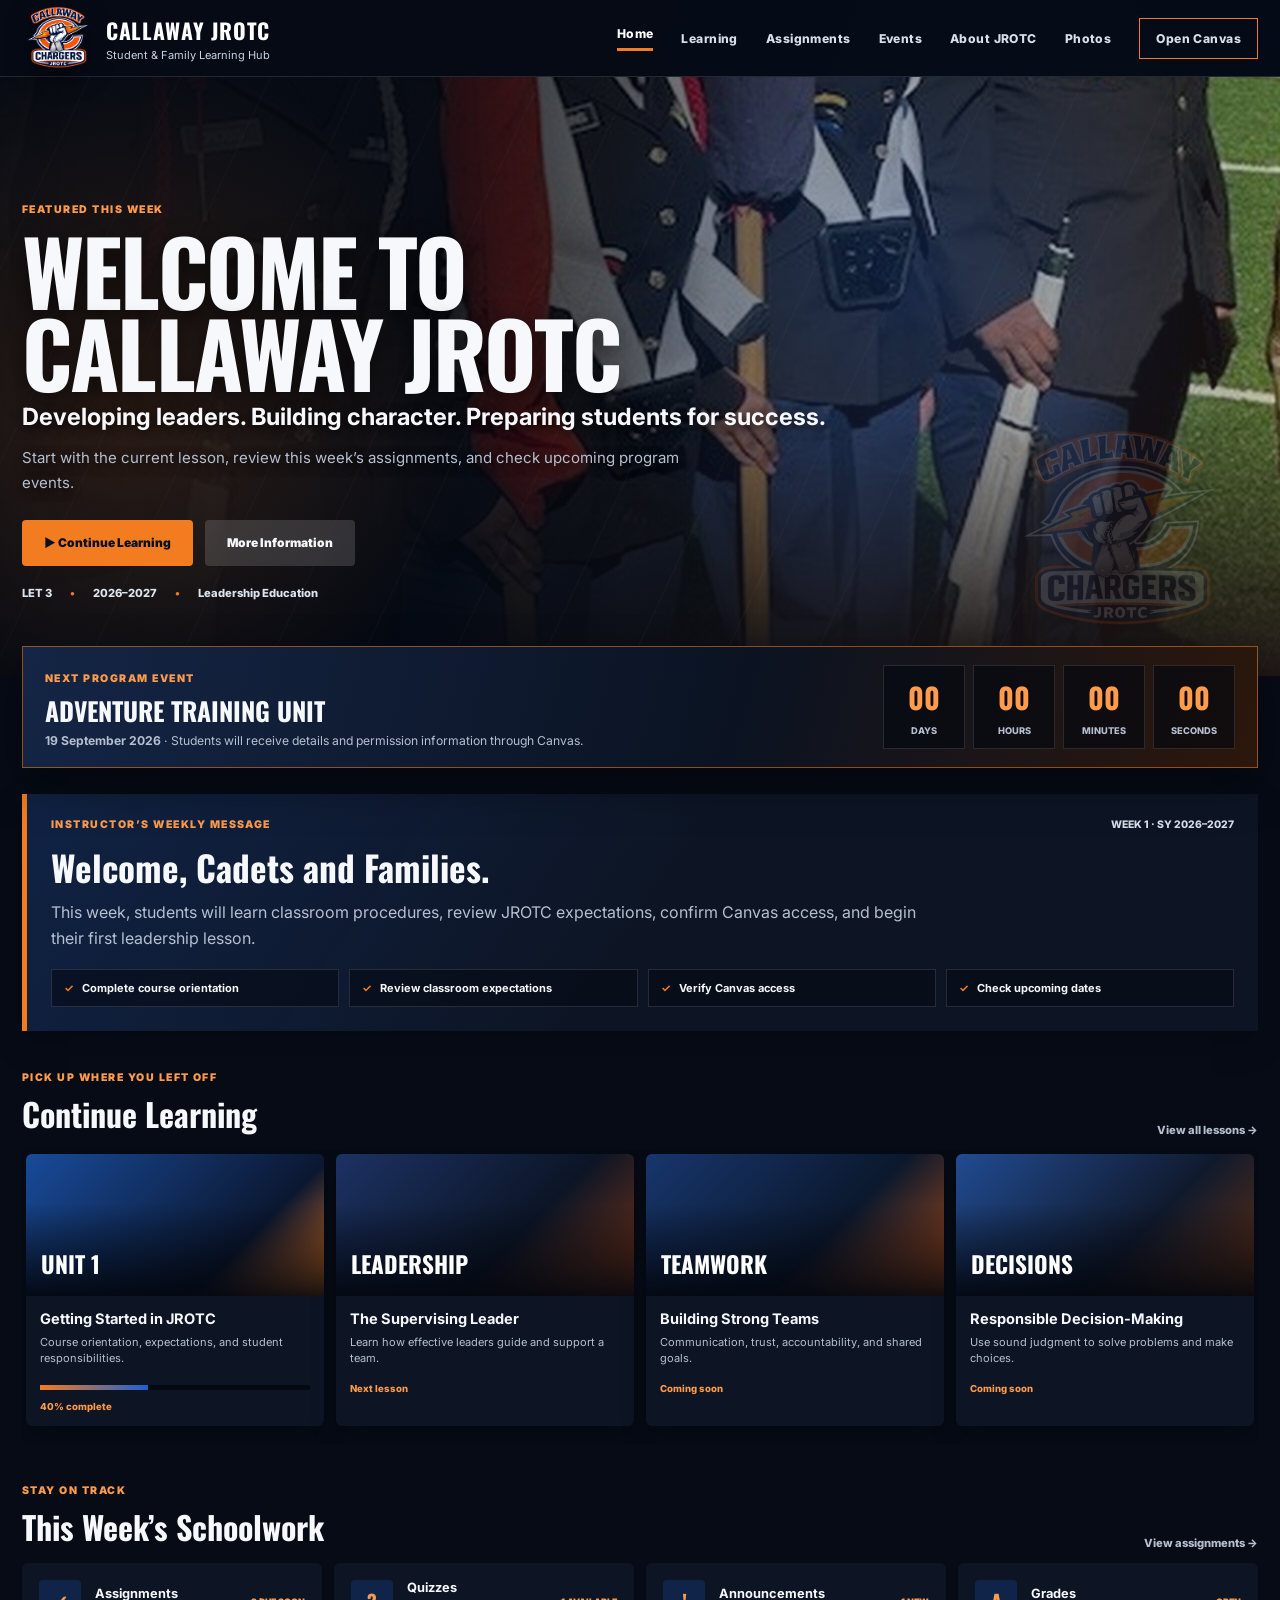
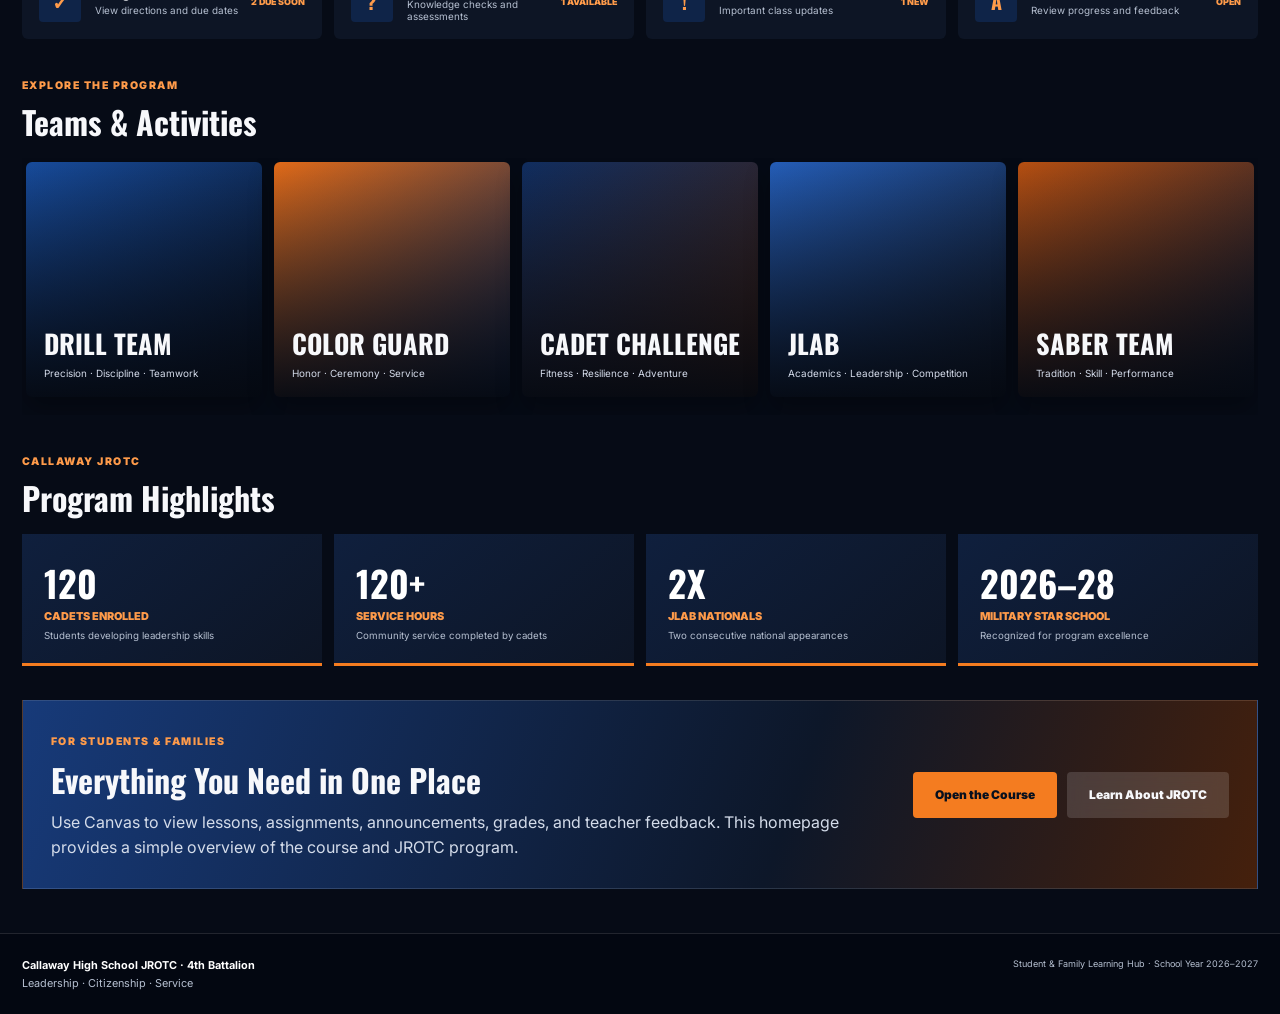
<file: index.html>
<!doctype html>
<html lang="en">
<head>
  <meta charset="utf-8">
  <meta name="viewport" content="width=device-width,initial-scale=1">
  <title>Callaway JROTC Student &amp; Family Learning Hub</title>
  <meta name="description" content="Callaway High School JROTC learning, assignments, events, teams, resources, and program highlights.">
  <link rel="preconnect" href="https://fonts.googleapis.com">
  <link rel="preconnect" href="https://fonts.gstatic.com" crossorigin>
  <link href="https://fonts.googleapis.com/css2?family=Inter:wght@400;500;600;700;800;900&family=Oswald:wght@500;600;700&display=swap" rel="stylesheet">
  <link rel="stylesheet" href="assets/css/style.css">
  <script src="assets/js/script.js" defer></script>
</head>
<body>
<a class="skip-link" href="#main">Skip to main content</a>

<header class="site-header">
  <div class="header-inner">
    <a class="brand" href="index.html" aria-label="Callaway JROTC home">
      <img class="brand-logo" src="images/homepage/callaway-jrotc-logo.png" alt="Callaway Chargers JROTC logo">
      <span class="brand-copy">
        <strong>CALLAWAY JROTC</strong>
        <small>Student &amp; Family Learning Hub</small>
      </span>
    </a>

    <button class="menu-button" id="menu-button" type="button" aria-expanded="false" aria-controls="main-nav">Menu</button>

    <nav class="main-nav" id="main-nav" aria-label="Main navigation">
      <a class="active" href="#home">Home</a>
      <a href="#learning">Learning</a>
      <a href="#assignments">Assignments</a>
      <a href="#events">Events</a>
      <a href="battalion/our-battalion.html">About JROTC</a>
      <a href="media/gallery.html">Photos</a>
      <a class="canvas-button" href="https://jacksonps.instructure.com/courses/90257/modules" target="_top">Open Canvas</a>
    </nav>
  </div>
</header>

<main id="main">
  <section class="featured" id="home">
    <div class="featured-overlay"></div>
    <img class="hero-watermark" src="images/homepage/callaway-jrotc-logo.png" alt="" aria-hidden="true">
    <div class="featured-content">
      <span class="featured-label">FEATURED THIS WEEK</span>
      <h1>Welcome to Callaway JROTC</h1>
      <p class="featured-tagline">Developing leaders. Building character. Preparing students for success.</p>
      <p class="featured-summary">Start with the current lesson, review this week’s assignments, and check upcoming program events.</p>
      <div class="featured-actions">
        <a class="button button-primary" href="https://jacksonps.instructure.com/courses/90257/modules" target="_top">▶ Continue Learning</a>
        <a class="button button-secondary" href="#weekly-update">More Information</a>
      </div>
      <div class="featured-meta">
        <span>LET 3</span>
        <span>2026–2027</span>
        <span>Leadership Education</span>
      </div>
    </div>
  </section>

  <section class="event-banner" id="events">
    <div class="event-copy">
      <span class="section-kicker">NEXT PROGRAM EVENT</span>
      <h2 id="event-name">Adventure Training Unit</h2>
      <p><strong id="event-date">19 September 2026</strong> · Students will receive details and permission information through Canvas.</p>
    </div>
    <div class="countdown" aria-label="Countdown to Adventure Training Unit">
      <div><strong id="event-days">00</strong><span>Days</span></div>
      <div><strong id="event-hours">00</strong><span>Hours</span></div>
      <div><strong id="event-minutes">00</strong><span>Minutes</span></div>
      <div><strong id="event-seconds">00</strong><span>Seconds</span></div>
    </div>
  </section>

  <section class="weekly-update" id="weekly-update">
    <div class="weekly-heading">
      <span class="section-kicker">INSTRUCTOR’S WEEKLY MESSAGE</span>
      <span class="week-label">WEEK 1 · SY 2026–2027</span>
    </div>
    <h2>Welcome, Cadets and Families.</h2>
    <p>This week, students will learn classroom procedures, review JROTC expectations, confirm Canvas access, and begin their first leadership lesson.</p>
    <div class="weekly-priorities">
      <span>Complete course orientation</span>
      <span>Review classroom expectations</span>
      <span>Verify Canvas access</span>
      <span>Check upcoming dates</span>
    </div>
  </section>

  <section class="rail-section" id="learning">
    <div class="rail-heading">
      <div>
        <span class="section-kicker">PICK UP WHERE YOU LEFT OFF</span>
        <h2>Continue Learning</h2>
      </div>
      <a href="https://jacksonps.instructure.com/courses/90257/modules" target="_top">View all lessons →</a>
    </div>

    <div class="content-rail">
      <a class="content-card featured-card" href="https://jacksonps.instructure.com/courses/90257/modules" target="_top">
        <div class="card-visual card-unit-one"><span>UNIT 1</span></div>
        <div class="card-body">
          <h3>Getting Started in JROTC</h3>
          <p>Course orientation, expectations, and student responsibilities.</p>
          <div class="progress-line"><i style="width:40%"></i></div>
          <small>40% complete</small>
        </div>
      </a>

      <a class="content-card" href="https://jacksonps.instructure.com/courses/90257/modules" target="_top">
        <div class="card-visual card-leadership"><span>LEADERSHIP</span></div>
        <div class="card-body">
          <h3>The Supervising Leader</h3>
          <p>Learn how effective leaders guide and support a team.</p>
          <small>Next lesson</small>
        </div>
      </a>

      <a class="content-card" href="https://jacksonps.instructure.com/courses/90257/modules" target="_top">
        <div class="card-visual card-teamwork"><span>TEAMWORK</span></div>
        <div class="card-body">
          <h3>Building Strong Teams</h3>
          <p>Communication, trust, accountability, and shared goals.</p>
          <small>Coming soon</small>
        </div>
      </a>

      <a class="content-card" href="https://jacksonps.instructure.com/courses/90257/modules" target="_top">
        <div class="card-visual card-decisions"><span>DECISIONS</span></div>
        <div class="card-body">
          <h3>Responsible Decision-Making</h3>
          <p>Use sound judgment to solve problems and make choices.</p>
          <small>Coming soon</small>
        </div>
      </a>
    </div>
  </section>

  <section class="rail-section" id="assignments">
    <div class="rail-heading">
      <div>
        <span class="section-kicker">STAY ON TRACK</span>
        <h2>This Week’s Schoolwork</h2>
      </div>
      <a href="https://jacksonps.instructure.com/courses/90257/assignments" target="_top">View assignments →</a>
    </div>

    <div class="quick-rail">
      <a class="quick-card" href="https://jacksonps.instructure.com/courses/90257/assignments" target="_top">
        <span class="quick-icon">✓</span>
        <div><strong>Assignments</strong><small>View directions and due dates</small></div>
        <em>2 due soon</em>
      </a>
      <a class="quick-card" href="https://jacksonps.instructure.com/courses/90257/quizzes" target="_top">
        <span class="quick-icon">?</span>
        <div><strong>Quizzes</strong><small>Knowledge checks and assessments</small></div>
        <em>1 available</em>
      </a>
      <a class="quick-card" href="https://jacksonps.instructure.com/courses/90257/announcements" target="_top">
        <span class="quick-icon">!</span>
        <div><strong>Announcements</strong><small>Important class updates</small></div>
        <em>1 new</em>
      </a>
      <a class="quick-card" href="https://jacksonps.instructure.com/courses/90257/grades" target="_top">
        <span class="quick-icon">A</span>
        <div><strong>Grades</strong><small>Review progress and feedback</small></div>
        <em>Open</em>
      </a>
    </div>
  </section>

  <section class="rail-section">
    <div class="rail-heading">
      <div>
        <span class="section-kicker">EXPLORE THE PROGRAM</span>
        <h2>Teams & Activities</h2>
      </div>
    </div>

    <div class="content-rail activity-rail">
      <a class="poster-card drill" href="teams/drill.html"><span>DRILL TEAM</span><small>Precision · Discipline · Teamwork</small></a>
      <a class="poster-card color-guard" href="teams/color-guard.html"><span>COLOR GUARD</span><small>Honor · Ceremony · Service</small></a>
      <a class="poster-card raiders" href="teams/cadet challenge.html"><span>CADET CHALLENGE</span><small>Fitness · Resilience · Adventure</small></a>
      <a class="poster-card jlab" href="teams/jlab.html"><span>JLAB</span><small>Academics · Leadership · Competition</small></a>
      <a class="poster-card saber" href="teams/saber-team.html"><span>SABER TEAM</span><small>Tradition · Skill · Performance</small></a>
    </div>
  </section>

  <section class="rail-section">
    <div class="rail-heading">
      <div>
        <span class="section-kicker">CALLAWAY JROTC</span>
        <h2>Program Highlights</h2>
      </div>
    </div>

    <div class="highlight-grid">
      <article><strong>120</strong><span>Cadets Enrolled</span><small>Students developing leadership skills</small></article>
      <article><strong>120+</strong><span>SERVICE HOURS</span><small>Community service completed by cadets</small></article>
      <article><strong>2X</strong><span>JLAB Nationals</span><small>Two consecutive national appearances</small></article>
      <article><strong>2026–28</strong><span>Military Star School</span><small>Recognized for program excellence</small></article>
    </div>
  </section>

  <section class="rail-section family-section">
    <div class="family-card">
      <div>
        <span class="section-kicker">FOR STUDENTS & FAMILIES</span>
        <h2>Everything You Need in One Place</h2>
        <p>Use Canvas to view lessons, assignments, announcements, grades, and teacher feedback. This homepage provides a simple overview of the course and JROTC program.</p>
      </div>
      <div class="family-actions">
        <a class="button button-primary" href="https://jacksonps.instructure.com/courses/90257" target="_top">Open the Course</a>
        <a class="button button-secondary" href="battalion/our-battalion.html">Learn About JROTC</a>
      </div>
    </div>
  </section>
</main>

<footer>
  <div>
    <strong>Callaway High School JROTC · 4th Battalion</strong>
    <span>Leadership · Citizenship · Service</span>
  </div>
  <small>Student & Family Learning Hub · School Year 2026–2027</small>
</footer>
</body>
</html>
</file>
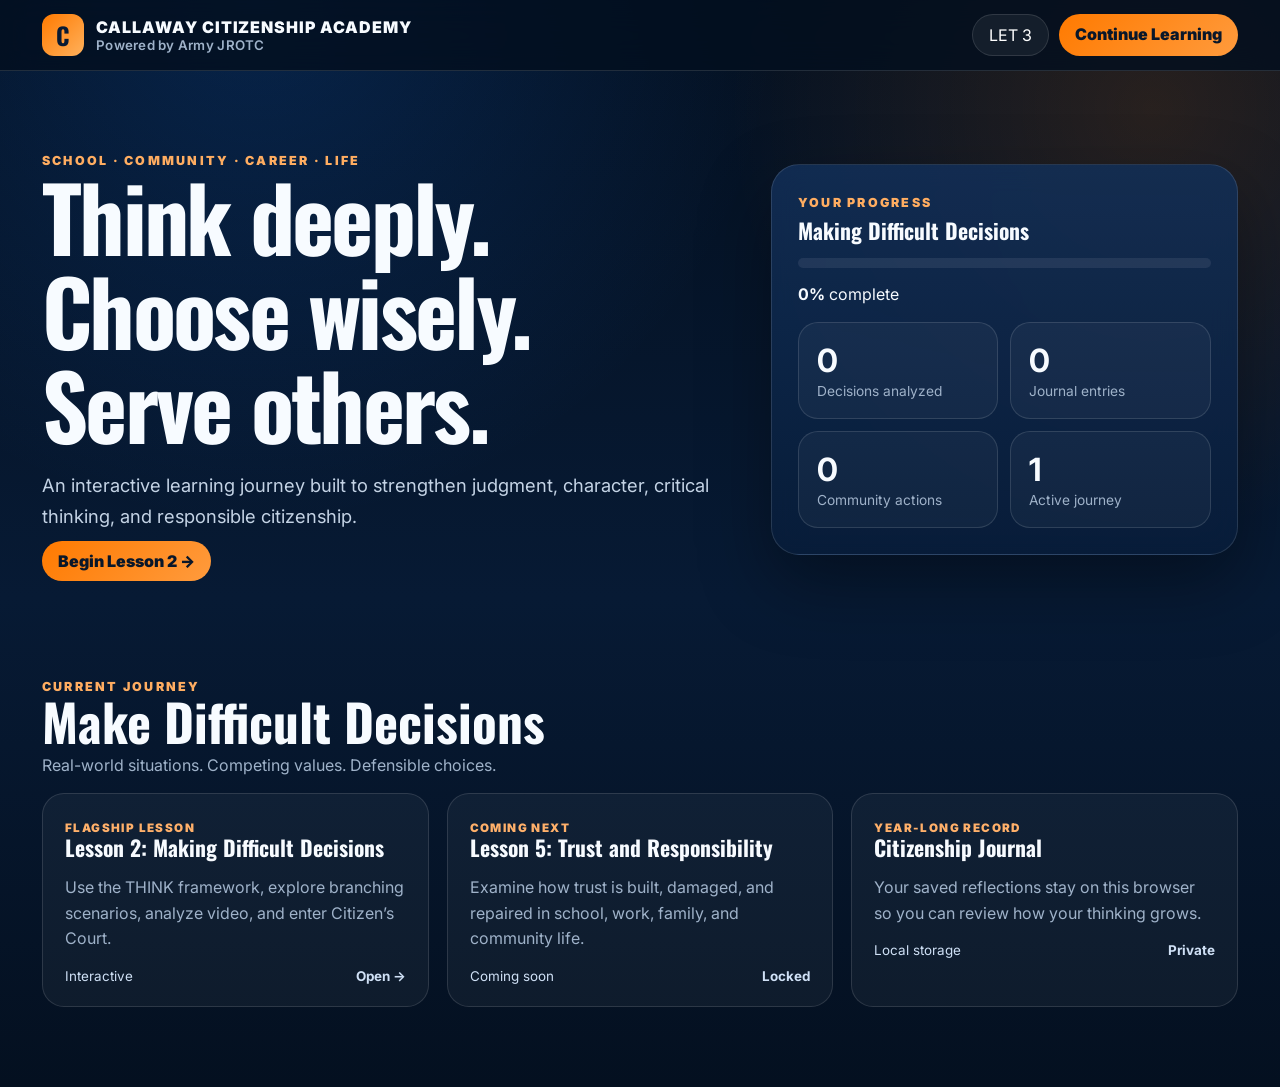
<file: academy/index.html>
<!doctype html><html lang="en"><head><meta charset="utf-8"><meta name="viewport" content="width=device-width,initial-scale=1"><title>Callaway Citizenship Academy</title><link rel="preconnect" href="https://fonts.googleapis.com"><link rel="preconnect" href="https://fonts.gstatic.com" crossorigin><link href="https://fonts.googleapis.com/css2?family=Inter:wght@400;600;700;800;900&family=Oswald:wght@500;600;700&display=swap" rel="stylesheet"><link rel="stylesheet" href="../assets/css/academy.css"><script defer src="../assets/js/academy.js"></script></head><body><a class="skip" href="#main">Skip to content</a><header class="topbar"><div class="topbar-inner"><a class="brand" href="#"><span class="crest">C</span><span>CALLAWAY CITIZENSHIP ACADEMY<small>Powered by Army JROTC</small></span></a><div class="top-actions"><span class="pill">LET 3</span><a class="btn btn-primary" href="../lessons/lesson02/index.html">Continue Learning</a></div></div></header><main id="main"><section class="hero"><div><span class="eyebrow">School · Community · Career · Life</span><h1>Think deeply.<br>Choose wisely.<br>Serve others.</h1><p class="lede">An interactive learning journey built to strengthen judgment, character, critical thinking, and responsible citizenship.</p><a class="btn btn-primary" href="../lessons/lesson02/index.html">Begin Lesson 2 →</a></div><aside class="hero-card"><span class="eyebrow">Your progress</span><h3 style="margin:8px 0 16px">Making Difficult Decisions</h3><div class="progress" id="dashProgress"><i style="width:10%"></i></div><p><strong id="dashPct">10%</strong> complete</p><div class="metric-grid"><div class="metric"><strong id="decisionCount">0</strong><span>Decisions analyzed</span></div><div class="metric"><strong id="journalCount">0</strong><span>Journal entries</span></div><div class="metric"><strong id="challengeCount">0</strong><span>Community actions</span></div><div class="metric"><strong>1</strong><span>Active journey</span></div></div></aside></section><div class="shell"><div class="section-head"><div><span class="eyebrow">Current journey</span><h2>Make Difficult Decisions</h2><p>Real-world situations. Competing values. Defensible choices.</p></div></div><div class="cards"><a class="card" href="../lessons/lesson02/index.html"><span class="tag">FLAGSHIP LESSON</span><h3>Lesson 2: Making Difficult Decisions</h3><p>Use the THINK framework, explore branching scenarios, analyze video, and enter Citizen’s Court.</p><footer><span>Interactive</span><strong>Open →</strong></footer></a><div class="card"><span class="tag">COMING NEXT</span><h3>Lesson 5: Trust and Responsibility</h3><p>Examine how trust is built, damaged, and repaired in school, work, family, and community life.</p><footer><span>Coming soon</span><strong>Locked</strong></footer></div><div class="card"><span class="tag">YEAR-LONG RECORD</span><h3>Citizenship Journal</h3><p>Your saved reflections stay on this browser so you can review how your thinking grows.</p><footer><span>Local storage</span><strong>Private</strong></footer></div></div></div></main></body></html>
</file>
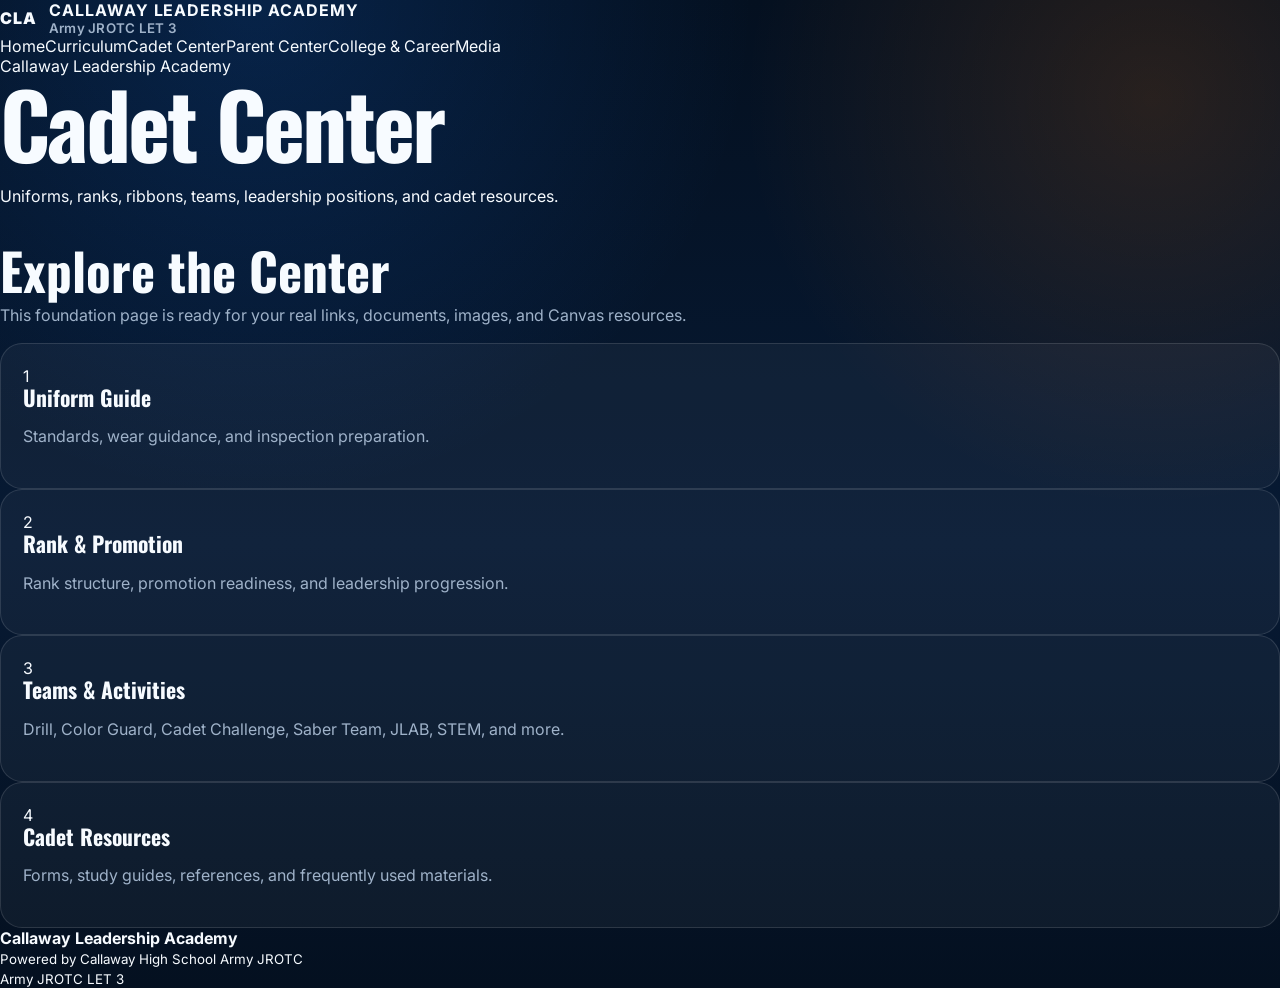
<file: academy/cadet-center/index.html>
<!DOCTYPE html>
<html lang="en">
<head>
<meta charset="UTF-8"><meta name="viewport" content="width=device-width,initial-scale=1">
<title>Cadet Center | Callaway Leadership Academy</title>
<link rel="preconnect" href="https://fonts.googleapis.com"><link rel="preconnect" href="https://fonts.gstatic.com" crossorigin>
<link href="https://fonts.googleapis.com/css2?family=Inter:wght@400;600;700;800&family=Oswald:wght@500;600;700&display=swap" rel="stylesheet">
<link rel="stylesheet" href="../../assets/css/academy.css">
</head>
<body>
<header class="site-header"><div class="nav-wrap">
<a class="brand" href="../../index.html"><div class="brand-mark">CLA</div><div class="brand-copy"><strong>CALLAWAY LEADERSHIP ACADEMY</strong><small>Army JROTC LET 3</small></div></a>
<nav class="nav-links"><a href="../../index.html">Home</a><a href="../../units/unit-1/lesson-1.html">Curriculum</a><a href="../../academy/cadet-center/index.html">Cadet Center</a><a href="../../academy/parent-center/index.html">Parent Center</a><a href="../../academy/college-career/index.html">College & Career</a><a href="../../academy/media-center/index.html">Media</a></nav>
</div></header>
<section class="page-hero"><div class="page-hero-inner"><div class="breadcrumbs">Callaway Leadership Academy</div><h1>Cadet Center</h1><p>Uniforms, ranks, ribbons, teams, leadership positions, and cadet resources.</p></div></section>
<main><section><div class="section-head"><div><h2>Explore the Center</h2><p>This foundation page is ready for your real links, documents, images, and Canvas resources.</p></div></div><div class="grid grid-2"><div class="card"><div class="icon">1</div><h3>Uniform Guide</h3><p>Standards, wear guidance, and inspection preparation.</p></div>
<div class="card"><div class="icon">2</div><h3>Rank & Promotion</h3><p>Rank structure, promotion readiness, and leadership progression.</p></div>
<div class="card"><div class="icon">3</div><h3>Teams & Activities</h3><p>Drill, Color Guard, Cadet Challenge, Saber Team, JLAB, STEM, and more.</p></div>
<div class="card"><div class="icon">4</div><h3>Cadet Resources</h3><p>Forms, study guides, references, and frequently used materials.</p></div></div></section></main>
<footer><div class="footer-inner"><div><strong>Callaway Leadership Academy</strong><br><small>Powered by Callaway High School Army JROTC</small></div><small>Army JROTC LET 3</small></div></footer>
</body></html>
</file>
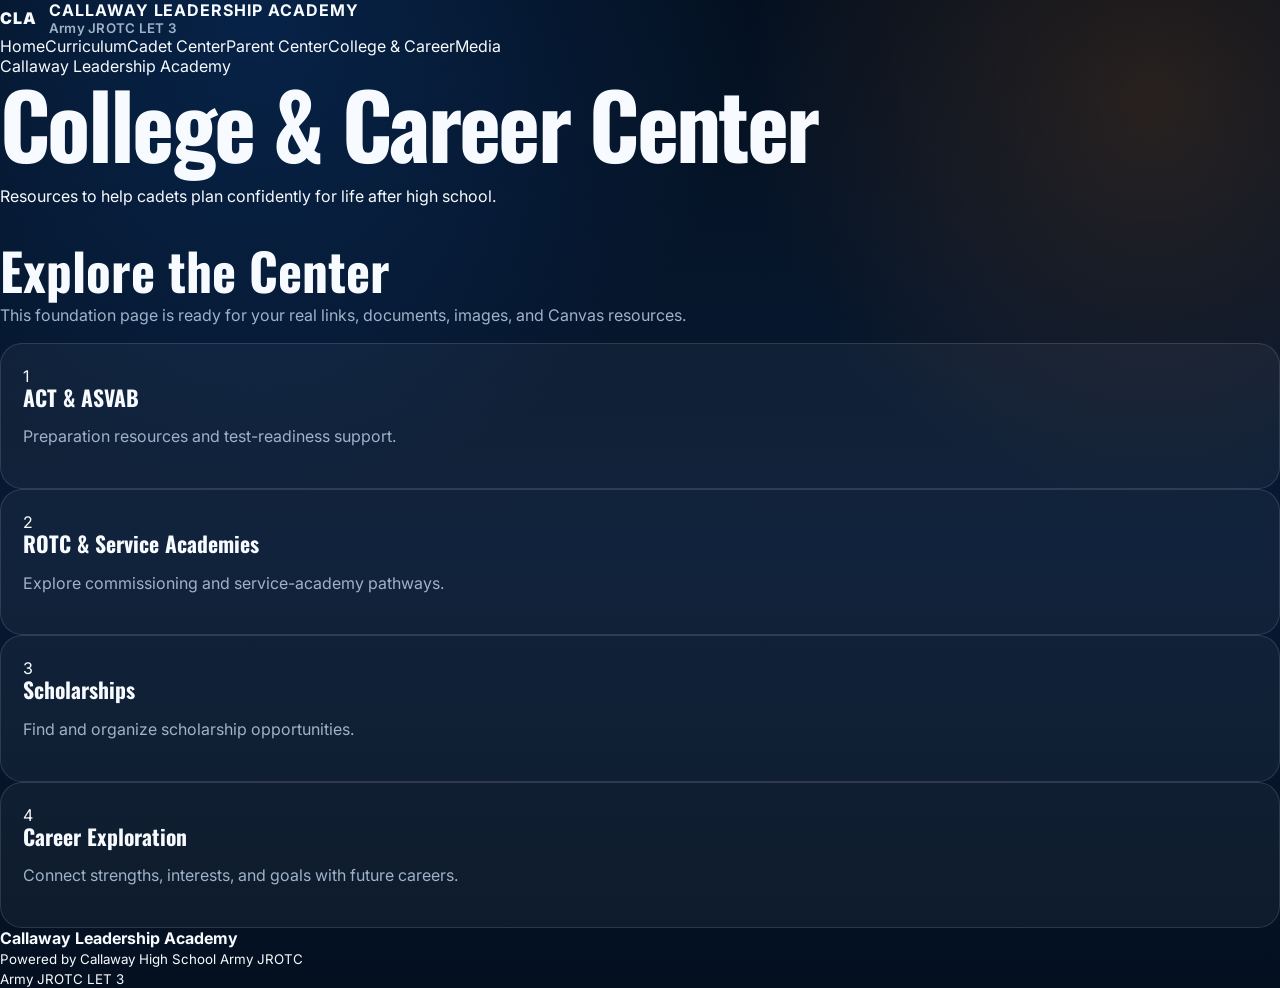
<file: academy/college-career/index.html>
<!DOCTYPE html>
<html lang="en">
<head>
<meta charset="UTF-8"><meta name="viewport" content="width=device-width,initial-scale=1">
<title>College & Career Center | Callaway Leadership Academy</title>
<link rel="preconnect" href="https://fonts.googleapis.com"><link rel="preconnect" href="https://fonts.gstatic.com" crossorigin>
<link href="https://fonts.googleapis.com/css2?family=Inter:wght@400;600;700;800&family=Oswald:wght@500;600;700&display=swap" rel="stylesheet">
<link rel="stylesheet" href="../../assets/css/academy.css">
</head>
<body>
<header class="site-header"><div class="nav-wrap">
<a class="brand" href="../../index.html"><div class="brand-mark">CLA</div><div class="brand-copy"><strong>CALLAWAY LEADERSHIP ACADEMY</strong><small>Army JROTC LET 3</small></div></a>
<nav class="nav-links"><a href="../../index.html">Home</a><a href="../../units/unit-1/lesson-1.html">Curriculum</a><a href="../../academy/cadet-center/index.html">Cadet Center</a><a href="../../academy/parent-center/index.html">Parent Center</a><a href="../../academy/college-career/index.html">College & Career</a><a href="../../academy/media-center/index.html">Media</a></nav>
</div></header>
<section class="page-hero"><div class="page-hero-inner"><div class="breadcrumbs">Callaway Leadership Academy</div><h1>College & Career Center</h1><p>Resources to help cadets plan confidently for life after high school.</p></div></section>
<main><section><div class="section-head"><div><h2>Explore the Center</h2><p>This foundation page is ready for your real links, documents, images, and Canvas resources.</p></div></div><div class="grid grid-2"><div class="card"><div class="icon">1</div><h3>ACT & ASVAB</h3><p>Preparation resources and test-readiness support.</p></div>
<div class="card"><div class="icon">2</div><h3>ROTC & Service Academies</h3><p>Explore commissioning and service-academy pathways.</p></div>
<div class="card"><div class="icon">3</div><h3>Scholarships</h3><p>Find and organize scholarship opportunities.</p></div>
<div class="card"><div class="icon">4</div><h3>Career Exploration</h3><p>Connect strengths, interests, and goals with future careers.</p></div></div></section></main>
<footer><div class="footer-inner"><div><strong>Callaway Leadership Academy</strong><br><small>Powered by Callaway High School Army JROTC</small></div><small>Army JROTC LET 3</small></div></footer>
</body></html>
</file>
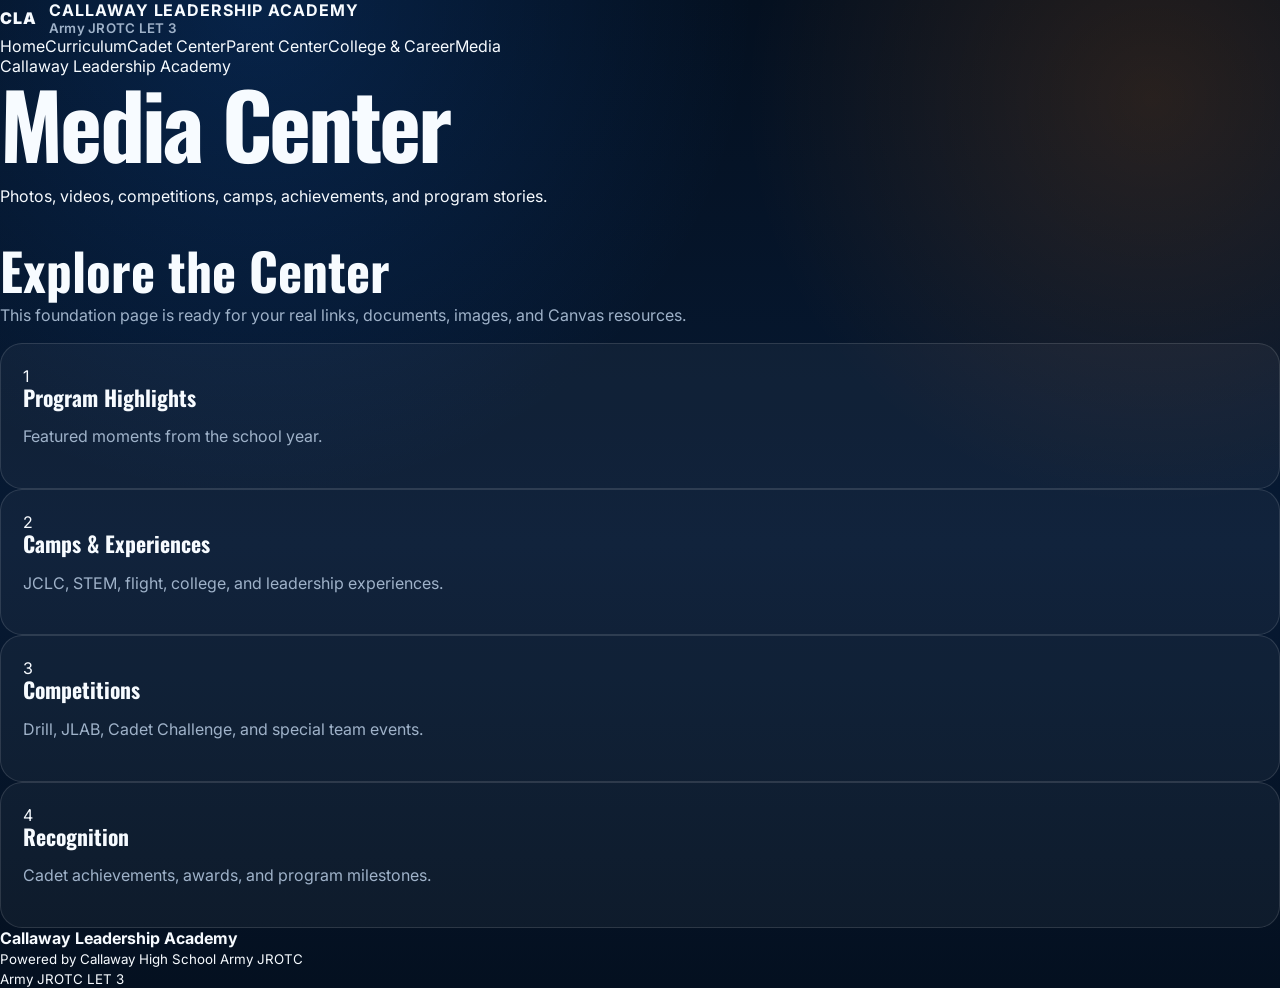
<file: academy/media-center/index.html>
<!DOCTYPE html>
<html lang="en">
<head>
<meta charset="UTF-8"><meta name="viewport" content="width=device-width,initial-scale=1">
<title>Media Center | Callaway Leadership Academy</title>
<link rel="preconnect" href="https://fonts.googleapis.com"><link rel="preconnect" href="https://fonts.gstatic.com" crossorigin>
<link href="https://fonts.googleapis.com/css2?family=Inter:wght@400;600;700;800&family=Oswald:wght@500;600;700&display=swap" rel="stylesheet">
<link rel="stylesheet" href="../../assets/css/academy.css">
</head>
<body>
<header class="site-header"><div class="nav-wrap">
<a class="brand" href="../../index.html"><div class="brand-mark">CLA</div><div class="brand-copy"><strong>CALLAWAY LEADERSHIP ACADEMY</strong><small>Army JROTC LET 3</small></div></a>
<nav class="nav-links"><a href="../../index.html">Home</a><a href="../../units/unit-1/lesson-1.html">Curriculum</a><a href="../../academy/cadet-center/index.html">Cadet Center</a><a href="../../academy/parent-center/index.html">Parent Center</a><a href="../../academy/college-career/index.html">College & Career</a><a href="../../academy/media-center/index.html">Media</a></nav>
</div></header>
<section class="page-hero"><div class="page-hero-inner"><div class="breadcrumbs">Callaway Leadership Academy</div><h1>Media Center</h1><p>Photos, videos, competitions, camps, achievements, and program stories.</p></div></section>
<main><section><div class="section-head"><div><h2>Explore the Center</h2><p>This foundation page is ready for your real links, documents, images, and Canvas resources.</p></div></div><div class="grid grid-2"><div class="card"><div class="icon">1</div><h3>Program Highlights</h3><p>Featured moments from the school year.</p></div>
<div class="card"><div class="icon">2</div><h3>Camps & Experiences</h3><p>JCLC, STEM, flight, college, and leadership experiences.</p></div>
<div class="card"><div class="icon">3</div><h3>Competitions</h3><p>Drill, JLAB, Cadet Challenge, and special team events.</p></div>
<div class="card"><div class="icon">4</div><h3>Recognition</h3><p>Cadet achievements, awards, and program milestones.</p></div></div></section></main>
<footer><div class="footer-inner"><div><strong>Callaway Leadership Academy</strong><br><small>Powered by Callaway High School Army JROTC</small></div><small>Army JROTC LET 3</small></div></footer>
</body></html>
</file>
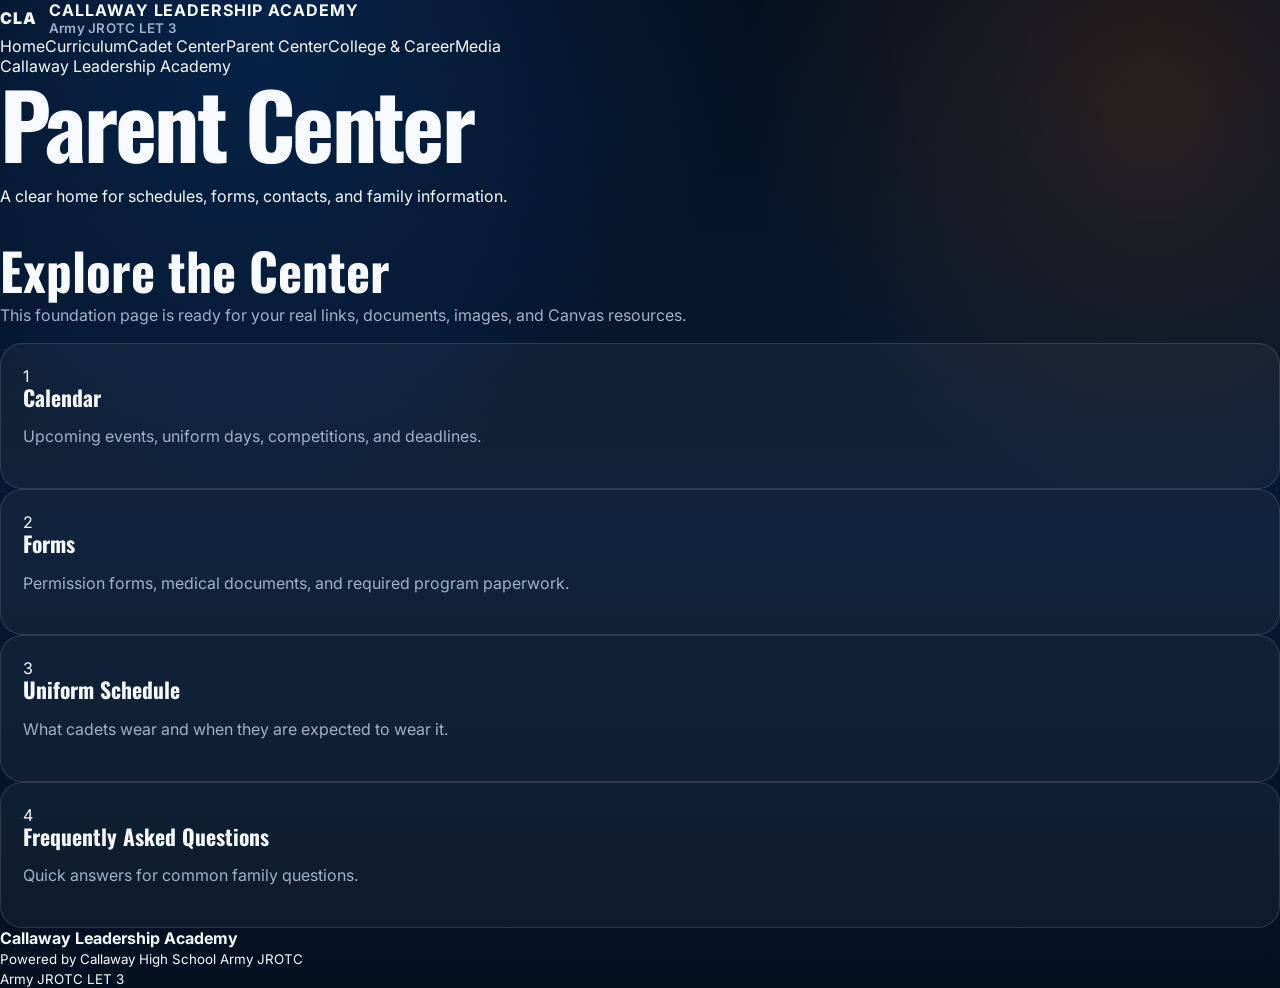
<file: academy/parent-center/index.html>
<!DOCTYPE html>
<html lang="en">
<head>
<meta charset="UTF-8"><meta name="viewport" content="width=device-width,initial-scale=1">
<title>Parent Center | Callaway Leadership Academy</title>
<link rel="preconnect" href="https://fonts.googleapis.com"><link rel="preconnect" href="https://fonts.gstatic.com" crossorigin>
<link href="https://fonts.googleapis.com/css2?family=Inter:wght@400;600;700;800&family=Oswald:wght@500;600;700&display=swap" rel="stylesheet">
<link rel="stylesheet" href="../../assets/css/academy.css">
</head>
<body>
<header class="site-header"><div class="nav-wrap">
<a class="brand" href="../../index.html"><div class="brand-mark">CLA</div><div class="brand-copy"><strong>CALLAWAY LEADERSHIP ACADEMY</strong><small>Army JROTC LET 3</small></div></a>
<nav class="nav-links"><a href="../../index.html">Home</a><a href="../../units/unit-1/lesson-1.html">Curriculum</a><a href="../../academy/cadet-center/index.html">Cadet Center</a><a href="../../academy/parent-center/index.html">Parent Center</a><a href="../../academy/college-career/index.html">College & Career</a><a href="../../academy/media-center/index.html">Media</a></nav>
</div></header>
<section class="page-hero"><div class="page-hero-inner"><div class="breadcrumbs">Callaway Leadership Academy</div><h1>Parent Center</h1><p>A clear home for schedules, forms, contacts, and family information.</p></div></section>
<main><section><div class="section-head"><div><h2>Explore the Center</h2><p>This foundation page is ready for your real links, documents, images, and Canvas resources.</p></div></div><div class="grid grid-2"><div class="card"><div class="icon">1</div><h3>Calendar</h3><p>Upcoming events, uniform days, competitions, and deadlines.</p></div>
<div class="card"><div class="icon">2</div><h3>Forms</h3><p>Permission forms, medical documents, and required program paperwork.</p></div>
<div class="card"><div class="icon">3</div><h3>Uniform Schedule</h3><p>What cadets wear and when they are expected to wear it.</p></div>
<div class="card"><div class="icon">4</div><h3>Frequently Asked Questions</h3><p>Quick answers for common family questions.</p></div></div></section></main>
<footer><div class="footer-inner"><div><strong>Callaway Leadership Academy</strong><br><small>Powered by Callaway High School Army JROTC</small></div><small>Army JROTC LET 3</small></div></footer>
</body></html>
</file>
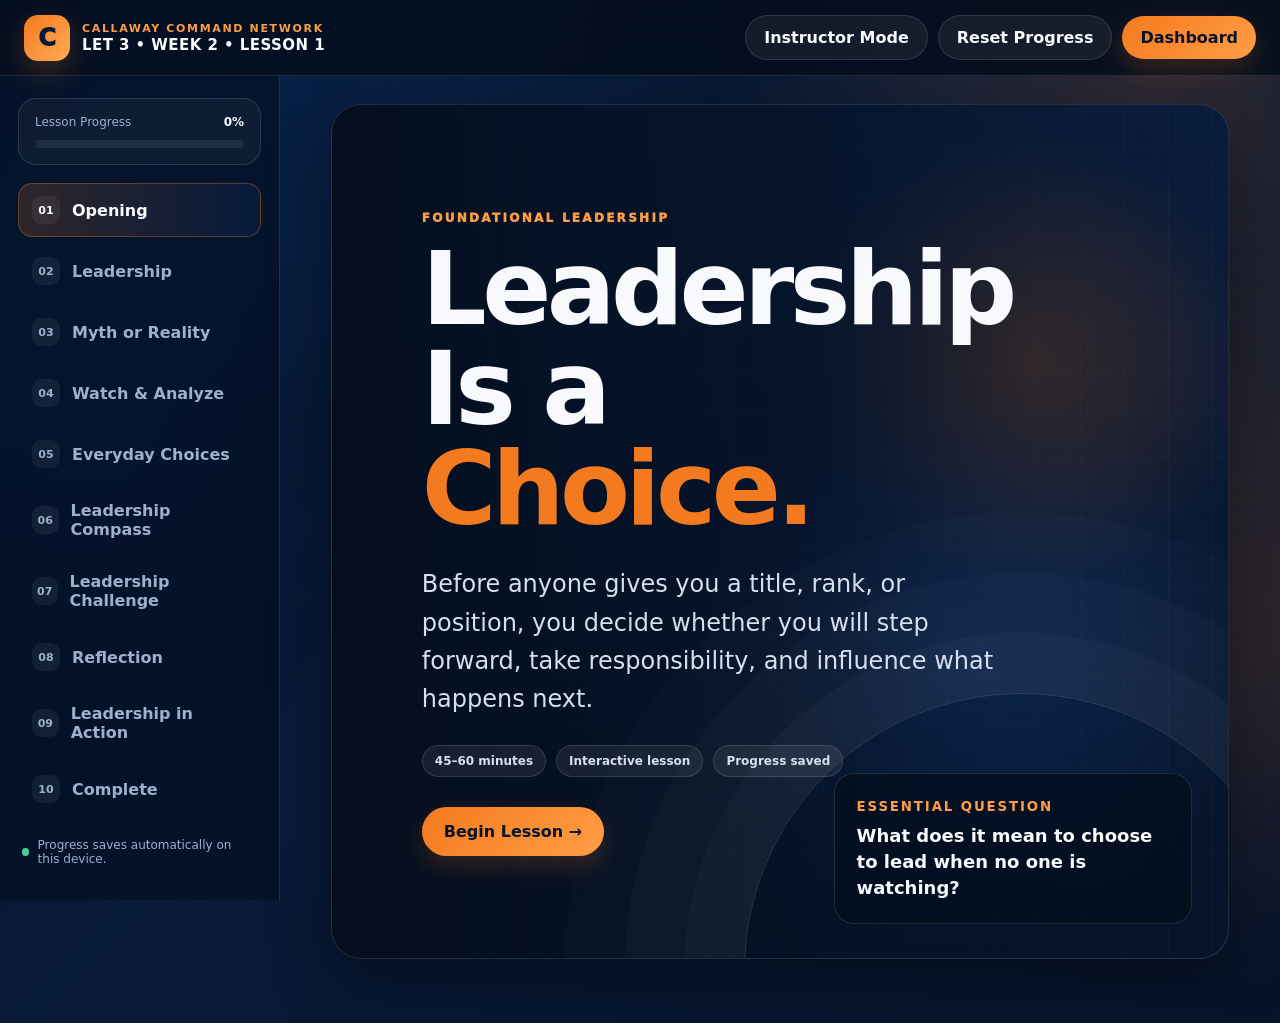
<file: lessons/lesson01/index.html>
<!DOCTYPE html>
<html lang="en">
<head>
  <meta charset="UTF-8" />
  <meta name="viewport" content="width=device-width, initial-scale=1.0" />
  <meta name="theme-color" content="#0a1f44" />
  <title>LET 3 • Week 2 Lesson 1 • Leadership Is a Choice</title>
  <link rel="stylesheet" href="lesson01.css" />
</head>
<body>
  <div class="ambient ambient-one"></div>
  <div class="ambient ambient-two"></div>

  <header class="topbar">
    <a class="brand" href="../../index.html" aria-label="Return to Callaway Command Network">
      <div class="brand-mark">C</div>
      <div>
        <span class="brand-kicker">CALLAWAY COMMAND NETWORK</span>
        <strong>LET 3 • WEEK 2 • LESSON 1</strong>
      </div>
    </a>
    <div class="top-actions">
      <button class="ghost-btn" id="instructorBtn" type="button">Instructor Mode</button>
      <button class="ghost-btn" id="resetBtn" type="button">Reset Progress</button>
      <a class="home-btn" href="../../index.html">Dashboard</a>
    </div>
  </header>

  <div class="lesson-shell">
    <aside class="sidebar" aria-label="Lesson navigation">
      <div class="progress-card">
        <div class="progress-label">
          <span>Lesson Progress</span>
          <strong id="progressText">0%</strong>
        </div>
        <div class="progress-track">
          <div class="progress-fill" id="progressFill"></div>
        </div>
      </div>

      <nav id="lessonNav">
        <button class="nav-item active" data-target="opening"><span>01</span>Opening</button>
        <button class="nav-item" data-target="leadership"><span>02</span>Leadership</button>
        <button class="nav-item" data-target="myths"><span>03</span>Myth or Reality</button>
        <button class="nav-item" data-target="video"><span>04</span>Watch & Analyze</button>
        <button class="nav-item" data-target="choices"><span>05</span>Everyday Choices</button>
        <button class="nav-item" data-target="compass"><span>06</span>Leadership Compass</button>
        <button class="nav-item" data-target="challenge"><span>07</span>Leadership Challenge</button>
        <button class="nav-item" data-target="reflection"><span>08</span>Reflection</button>
        <button class="nav-item" data-target="action"><span>09</span>Leadership in Action</button>
        <button class="nav-item" data-target="complete"><span>10</span>Complete</button>
      </nav>

      <div class="sidebar-note">
        <span class="pulse-dot"></span>
        Progress saves automatically on this device.
      </div>
    </aside>

    <main class="lesson-content">
      <section class="hero lesson-section active" id="opening" data-section="opening">
        <div class="hero-overlay"></div>
        <div class="hero-content">
          <span class="eyebrow">FOUNDATIONAL LEADERSHIP</span>
          <h1>Leadership Is a <em>Choice.</em></h1>
          <p class="hero-lead">
            Before anyone gives you a title, rank, or position, you decide whether you will step forward,
            take responsibility, and influence what happens next.
          </p>
          <div class="hero-meta">
            <span>45–60 minutes</span>
            <span>Interactive lesson</span>
            <span>Progress saved</span>
          </div>
          <button class="primary-btn begin-btn" data-next="leadership" type="button">
            Begin Lesson <span>→</span>
          </button>
        </div>
        <div class="hero-quote">
          <small>ESSENTIAL QUESTION</small>
          <p>What does it mean to choose to lead when no one is watching?</p>
        </div>
      </section>

      <section class="lesson-section" id="leadership" data-section="leadership">
        <div class="section-heading">
          <span class="eyebrow">PART 1</span>
          <h2>Leadership Starts Before the Title</h2>
          <p>
            Leadership is not limited to commanders, captains, teachers, or adults. It begins whenever
            a person chooses to improve a situation, help someone succeed, or accept responsibility.
          </p>
        </div>

        <div class="definition-grid">
          <article class="feature-card">
            <div class="feature-icon">01</div>
            <h3>Choice</h3>
            <p>You decide whether to act, speak up, help, prepare, or take ownership.</p>
          </article>
          <article class="feature-card">
            <div class="feature-icon">02</div>
            <h3>Influence</h3>
            <p>Your attitude and behavior affect what others believe is normal and acceptable.</p>
          </article>
          <article class="feature-card">
            <div class="feature-icon">03</div>
            <h3>Responsibility</h3>
            <p>Leaders do not wait for excuses to disappear before taking the next right action.</p>
          </article>
          <article class="feature-card">
            <div class="feature-icon">04</div>
            <h3>Service</h3>
            <p>Strong leadership improves the team, not only the leader's reputation.</p>
          </article>
        </div>

        <div class="callout">
          <div>
            <span class="callout-label">KEY IDEA</span>
            <h3>Leadership is visible in the small choices people make consistently.</h3>
          </div>
          <button class="complete-section-btn" data-complete="leadership" type="button">Mark Section Complete</button>
        </div>
      </section>

      <section class="lesson-section" id="myths" data-section="myths">
        <div class="section-heading">
          <span class="eyebrow">PART 2</span>
          <h2>Myth or Reality?</h2>
          <p>Select each card to reveal the leadership reality. Open all six cards to continue.</p>
        </div>

        <div class="myth-grid" id="mythGrid">
          <button class="flip-card" type="button">
            <span class="card-face card-front"><small>MYTH 01</small><strong>Leaders are born.</strong><em>Reveal reality</em></span>
            <span class="card-face card-back"><small>REALITY</small><strong>Leadership is learned.</strong><p>Skill grows through practice, feedback, reflection, and repeated choices.</p></span>
          </button>
          <button class="flip-card" type="button">
            <span class="card-face card-front"><small>MYTH 02</small><strong>You need rank to lead.</strong><em>Reveal reality</em></span>
            <span class="card-face card-back"><small>REALITY</small><strong>Influence can begin anywhere.</strong><p>A cadet without rank can still model discipline, courage, and service.</p></span>
          </button>
          <button class="flip-card" type="button">
            <span class="card-face card-front"><small>MYTH 03</small><strong>Leaders always have answers.</strong><em>Reveal reality</em></span>
            <span class="card-face card-back"><small>REALITY</small><strong>Leaders ask strong questions.</strong><p>Good leaders listen, gather facts, and admit when they need help.</p></span>
          </button>
          <button class="flip-card" type="button">
            <span class="card-face card-front"><small>MYTH 04</small><strong>Leadership means being in control.</strong><em>Reveal reality</em></span>
            <span class="card-face card-back"><small>REALITY</small><strong>Leadership means creating direction.</strong><p>People follow leaders who provide purpose, clarity, and trust.</p></span>
          </button>
          <button class="flip-card" type="button">
            <span class="card-face card-front"><small>MYTH 05</small><strong>Popular people are strong leaders.</strong><em>Reveal reality</em></span>
            <span class="card-face card-back"><small>REALITY</small><strong>Character matters more than popularity.</strong><p>Leadership sometimes requires an unpopular but responsible decision.</p></span>
          </button>
          <button class="flip-card" type="button">
            <span class="card-face card-front"><small>MYTH 06</small><strong>One big moment defines a leader.</strong><em>Reveal reality</em></span>
            <span class="card-face card-back"><small>REALITY</small><strong>Habits build leadership.</strong><p>Trust is earned through repeated choices over time.</p></span>
          </button>
        </div>

        <div class="status-message" id="mythStatus">0 of 6 leadership realities revealed.</div>
      </section>

      <section class="lesson-section" id="video" data-section="video">
        <div class="section-heading">
          <span class="eyebrow">PART 3</span>
          <h2>Watch & Analyze</h2>
          <p>
            Watch the assigned leadership video from your instructor. Focus on the choices the leader makes,
            not only the final result.
          </p>
        </div>

        <div class="video-panel">
          <div class="video-placeholder">
            <div class="play-ring">▶</div>
            <h3>Instructor Video</h3>
            <p>Your instructor will play or assign the Week 2 leadership video.</p>
            <small>Use this lesson page to record your analysis.</small>
          </div>
          <div class="instructor-panel hidden" id="instructorPanel">
            <strong>Instructor Notes</strong>
            <p>
              Recommended video themes: everyday leadership, quiet leadership, taking initiative, or
              character under pressure. Use a district-approved video source.
            </p>
          </div>
        </div>

        <div class="response-grid">
          <label class="response-card">
            <span>1. What leadership choice stood out most?</span>
            <textarea id="videoQ1" placeholder="Describe the choice and what happened because of it."></textarea>
          </label>
          <label class="response-card">
            <span>2. How did the leader build or lose trust?</span>
            <textarea id="videoQ2" placeholder="Use specific evidence from the video."></textarea>
          </label>
          <label class="response-card full">
            <span>3. What would you have done in the same situation?</span>
            <textarea id="videoQ3" placeholder="Explain your decision and the leadership value behind it."></textarea>
          </label>
        </div>

        <button class="primary-btn save-response-btn" data-check="video" type="button">Save Analysis</button>
        <div class="status-message" id="videoStatus"></div>
      </section>

      <section class="lesson-section" id="choices" data-section="choices">
        <div class="section-heading">
          <span class="eyebrow">PART 4</span>
          <h2>Everyday Leadership Choices</h2>
          <p>Choose the response you are most likely to make. Read the feedback before moving forward.</p>
        </div>

        <div class="scenario-stack" id="scenarioStack">
          <article class="scenario-card" data-scenario="1">
            <div class="scenario-number">01</div>
            <div class="scenario-body">
              <h3>The Hallway</h3>
              <p>You notice trash on the floor while other students walk past it.</p>
              <div class="choice-list">
                <button type="button" data-feedback="Ignoring the problem protects your comfort, but it does not improve the environment. Leadership begins when someone accepts responsibility.">Ignore it because it is not yours.</button>
                <button type="button" data-feedback="This demonstrates initiative and responsibility. The action is small, but it helps establish a culture of ownership.">Pick it up without being asked.</button>
                <button type="button" data-feedback="Reporting can be appropriate, but ask whether you can safely solve the problem immediately instead of transferring responsibility.">Tell an adult and keep walking.</button>
              </div>
              <div class="choice-feedback"></div>
            </div>
          </article>

          <article class="scenario-card" data-scenario="2">
            <div class="scenario-number">02</div>
            <div class="scenario-body">
              <h3>The New Student</h3>
              <p>A new student is sitting alone during lunch and appears uncomfortable.</p>
              <div class="choice-list">
                <button type="button" data-feedback="Waiting for someone else is easy, but leaders notice who may be excluded and act with respect.">Assume someone else will speak to them.</button>
                <button type="button" data-feedback="This is inclusive leadership. You are using influence to make the environment more respectful and connected.">Invite the student to sit with your group.</button>
                <button type="button" data-feedback="A quick greeting is positive, but leadership may require a stronger action that creates belonging.">Say hello while walking past.</button>
              </div>
              <div class="choice-feedback"></div>
            </div>
          </article>

          <article class="scenario-card" data-scenario="3">
            <div class="scenario-number">03</div>
            <div class="scenario-body">
              <h3>The Group Project</h3>
              <p>Your group is behind schedule because two members are not participating.</p>
              <div class="choice-list">
                <button type="button" data-feedback="Doing everything yourself may finish the task, but it does not develop the team or address the real problem.">Complete all the work yourself.</button>
                <button type="button" data-feedback="This combines accountability with support. Strong leaders clarify the standard, assign responsibility, and help people succeed.">Talk with the group, reset roles, and establish a deadline.</button>
                <button type="button" data-feedback="Reporting may eventually be necessary, but leaders usually attempt direct, respectful problem-solving first.">Immediately ask the teacher to remove them.</button>
              </div>
              <div class="choice-feedback"></div>
            </div>
          </article>

          <article class="scenario-card" data-scenario="4">
            <div class="scenario-number">04</div>
            <div class="scenario-body">
              <h3>The Group Chat</h3>
              <p>Students begin making cruel jokes about a classmate in a group chat.</p>
              <div class="choice-list">
                <button type="button" data-feedback="Silence can allow harmful behavior to feel accepted. Leadership requires courage when a standard is being violated.">Stay silent to avoid conflict.</button>
                <button type="button" data-feedback="This is moral courage. You establish a respectful standard and protect the dignity of another person.">Tell the group to stop and refuse to participate.</button>
                <button type="button" data-feedback="Leaving protects you, but it may not help the person being targeted. Consider also documenting and reporting serious harassment.">Leave the chat without saying anything.</button>
              </div>
              <div class="choice-feedback"></div>
            </div>
          </article>

          <article class="scenario-card" data-scenario="5">
            <div class="scenario-number">05</div>
            <div class="scenario-body">
              <h3>The Lost Phone</h3>
              <p>You find an unlocked phone after class and no one else is nearby.</p>
              <div class="choice-list">
                <button type="button" data-feedback="Keeping or exploring someone else's property violates trust and integrity.">Look through it to identify the owner.</button>
                <button type="button" data-feedback="This protects the owner and demonstrates integrity even when no one is watching.">Turn it in immediately to a responsible adult.</button>
                <button type="button" data-feedback="Leaving it may expose the property to theft or damage. Leadership includes protecting what belongs to others.">Leave it where you found it.</button>
              </div>
              <div class="choice-feedback"></div>
            </div>
          </article>
        </div>

        <div class="status-message" id="scenarioStatus">Complete all five scenarios.</div>
      </section>

      <section class="lesson-section" id="compass" data-section="compass">
        <div class="section-heading">
          <span class="eyebrow">PART 5</span>
          <h2>Your Leadership Compass</h2>
          <p>Rate yourself honestly. This is not a grade. It is a snapshot of where you are today.</p>
        </div>

        <div class="compass-layout">
          <div class="rating-panel">
            <div class="rating-row">
              <label for="integrity">Integrity <span id="integrityValue">3</span></label>
              <input id="integrity" type="range" min="1" max="5" value="3" />
              <small>I do the right thing even when no one is watching.</small>
            </div>
            <div class="rating-row">
              <label for="respect">Respect <span id="respectValue">3</span></label>
              <input id="respect" type="range" min="1" max="5" value="3" />
              <small>I treat people with dignity, including when I disagree.</small>
            </div>
            <div class="rating-row">
              <label for="courage">Courage <span id="courageValue">3</span></label>
              <input id="courage" type="range" min="1" max="5" value="3" />
              <small>I speak or act when something important is at stake.</small>
            </div>
            <div class="rating-row">
              <label for="responsibility">Responsibility <span id="responsibilityValue">3</span></label>
              <input id="responsibility" type="range" min="1" max="5" value="3" />
              <small>I own my choices and follow through on commitments.</small>
            </div>
            <div class="rating-row">
              <label for="service">Selfless Service <span id="serviceValue">3</span></label>
              <input id="service" type="range" min="1" max="5" value="3" />
              <small>I help the team succeed, even when I receive no credit.</small>
            </div>
            <div class="rating-row">
              <label for="discipline">Discipline <span id="disciplineValue">3</span></label>
              <input id="discipline" type="range" min="1" max="5" value="3" />
              <small>I do what is required consistently, not only when motivated.</small>
            </div>
          </div>

          <div class="compass-card">
            <div class="score-ring">
              <span id="compassScore">18</span>
              <small>of 30</small>
            </div>
            <h3 id="compassTitle">Developing Leader</h3>
            <p id="compassFeedback">You have a growing foundation. Focus on one value and practice it intentionally this week.</p>
            <div class="strength-line">
              <span>Current strength</span>
              <strong id="strengthValue">Balanced</strong>
            </div>
            <div class="strength-line">
              <span>Growth focus</span>
              <strong id="growthValue">Balanced</strong>
            </div>
            <button class="primary-btn" id="saveCompass" type="button">Save Compass</button>
          </div>
        </div>
        <div class="status-message" id="compassStatus"></div>
      </section>

      <section class="lesson-section" id="challenge" data-section="challenge">
        <div class="section-heading">
          <span class="eyebrow">PART 6</span>
          <h2>Leadership Challenge</h2>
          <p>Apply what you have learned to a realistic team situation.</p>
        </div>

        <div class="challenge-card">
          <div class="challenge-banner">
            <span>SCENARIO</span>
            <h3>The Team Is Falling Behind</h3>
          </div>
          <div class="challenge-content">
            <p>
              Your team has a presentation due tomorrow. Two members have not completed their assigned work.
              The group is frustrated, and one student suggests leaving their names off the project without speaking to them.
              You are not the official team leader, but everyone is waiting for someone to act.
            </p>

            <fieldset>
              <legend>What is your best first leadership move?</legend>
              <label><input type="radio" name="challengeChoice" value="A" /> Finish the missing work yourself and say nothing.</label>
              <label><input type="radio" name="challengeChoice" value="B" /> Bring the team together, identify the problem, clarify responsibilities, and set a final check-in time.</label>
              <label><input type="radio" name="challengeChoice" value="C" /> Remove the students' names immediately.</label>
              <label><input type="radio" name="challengeChoice" value="D" /> Wait for the teacher to solve the problem.</label>
            </fieldset>

            <label class="response-card full">
              <span>Explain why you selected this response.</span>
              <textarea id="challengeWhy" placeholder="Connect your answer to responsibility, respect, trust, or service."></textarea>
            </label>

            <label class="response-card full">
              <span>What would you say to the team?</span>
              <textarea id="challengeWords" placeholder="Write the exact words you would use to begin the conversation."></textarea>
            </label>

            <button class="primary-btn" id="submitChallenge" type="button">Submit Leadership Decision</button>
            <div class="challenge-feedback" id="challengeFeedback"></div>
          </div>
        </div>
      </section>

      <section class="lesson-section" id="reflection" data-section="reflection">
        <div class="section-heading">
          <span class="eyebrow">PART 7</span>
          <h2>Leadership Reflection</h2>
          <p>Use complete sentences and be honest. Your response saves automatically.</p>
        </div>

        <div class="journal-card">
          <div class="journal-header">
            <div>
              <small>CADET LEADERSHIP JOURNAL</small>
              <h3>What will you choose?</h3>
            </div>
            <span id="wordCount">0 words</span>
          </div>
          <textarea id="journalText" class="journal-textarea" placeholder="Describe one situation in which you could make a stronger leadership choice this week. Explain what you will do, why it matters, and how your action could influence others."></textarea>
          <div class="journal-footer">
            <span>Recommended: 100–150 words</span>
            <button class="primary-btn" id="saveJournal" type="button">Save Reflection</button>
          </div>
        </div>
        <div class="status-message" id="journalStatus"></div>
      </section>

      <section class="lesson-section" id="action" data-section="action">
        <div class="section-heading">
          <span class="eyebrow">PART 8</span>
          <h2>Leadership in Action</h2>
          <p>Leadership becomes real when it leaves the screen. Select one action to complete this week.</p>
        </div>

        <div class="action-grid" id="actionGrid">
          <button class="action-card" type="button" data-action="Help a classmate complete a difficult task without taking over.">
            <span>SUPPORT</span>
            <h3>Help Someone Succeed</h3>
            <p>Offer useful assistance while allowing the other person to remain responsible.</p>
          </button>
          <button class="action-card" type="button" data-action="Correct a small problem in your classroom or school without being asked.">
            <span>INITIATIVE</span>
            <h3>Improve the Environment</h3>
            <p>Notice something that needs attention and take an appropriate action.</p>
          </button>
          <button class="action-card" type="button" data-action="Encourage a person who is frustrated, excluded, or having a difficult day.">
            <span>INFLUENCE</span>
            <h3>Build Someone Up</h3>
            <p>Use your words and presence to strengthen another person.</p>
          </button>
          <button class="action-card" type="button" data-action="Take ownership of a mistake and make a specific plan to correct it.">
            <span>ACCOUNTABILITY</span>
            <h3>Own the Outcome</h3>
            <p>Accept responsibility without excuses and repair the situation.</p>
          </button>
        </div>

        <div class="commitment-card">
          <small>MY LEADERSHIP COMMITMENT</small>
          <h3 id="selectedAction">Select one action above.</h3>
          <label>
            When will you complete it?
            <input id="actionWhen" type="text" placeholder="Example: During 3rd block on Thursday" />
          </label>
          <button class="primary-btn" id="saveAction" type="button">Save Commitment</button>
          <div class="status-message" id="actionStatus"></div>
        </div>
      </section>

      <section class="lesson-section completion-section" id="complete" data-section="complete">
        <div class="completion-card">
          <div class="completion-badge">✓</div>
          <span class="eyebrow">WEEK 2 • LESSON 1</span>
          <h2>Leadership Is a Choice</h2>
          <p id="completionMessage">
            Complete each section to unlock your final lesson status.
          </p>

          <div class="completion-stats">
            <div>
              <span id="finalProgress">0%</span>
              <small>Lesson progress</small>
            </div>
            <div>
              <span id="finalCompass">—</span>
              <small>Compass score</small>
            </div>
            <div>
              <span id="finalWords">0</span>
              <small>Reflection words</small>
            </div>
          </div>

          <div class="completion-checklist" id="completionChecklist"></div>

          <div class="completion-actions">
            <a class="ghost-btn link-btn" href="../../index.html">Return to Dashboard</a>
            <button class="primary-btn" id="printSummary" type="button">Print / Save Summary</button>
          </div>
        </div>
      </section>
    </main>
  </div>

  <div class="toast" id="toast" role="status" aria-live="polite"></div>

  <script src="lesson01.js"></script>
</body>
</html>
</file>
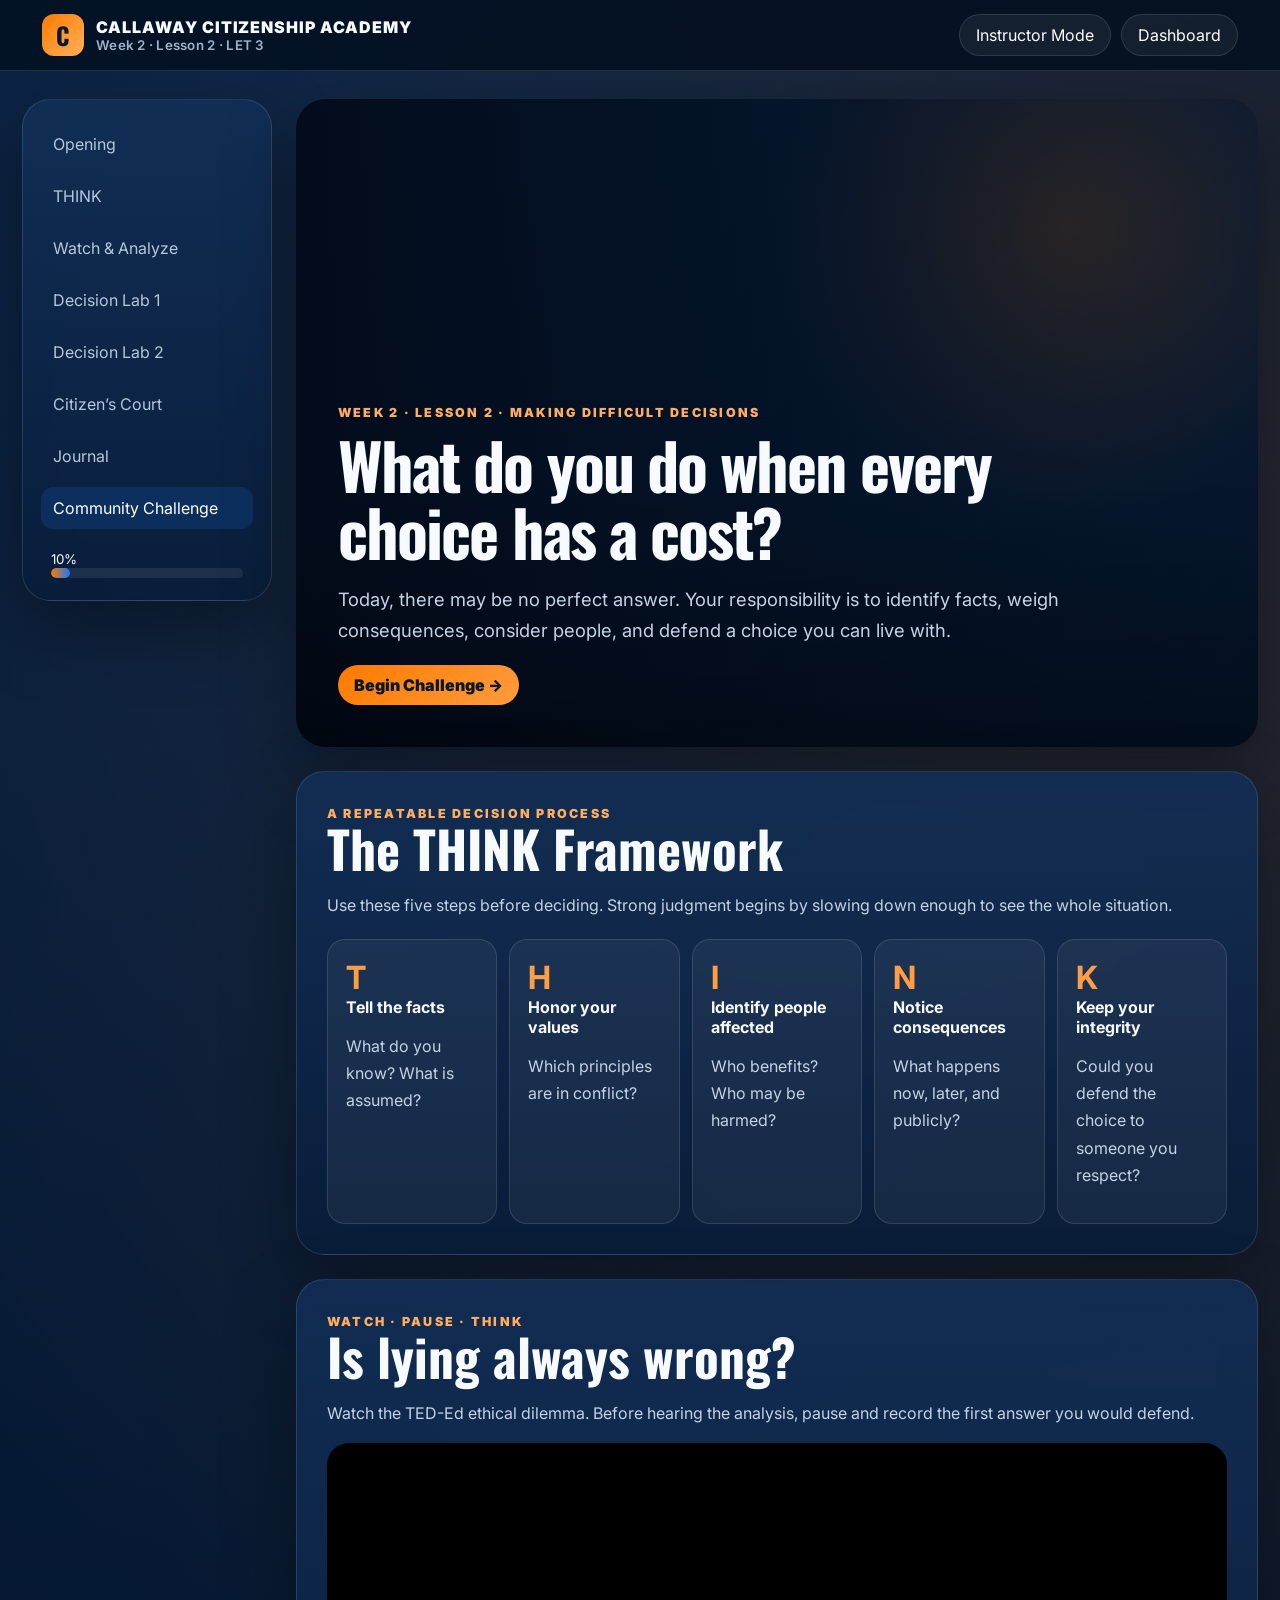
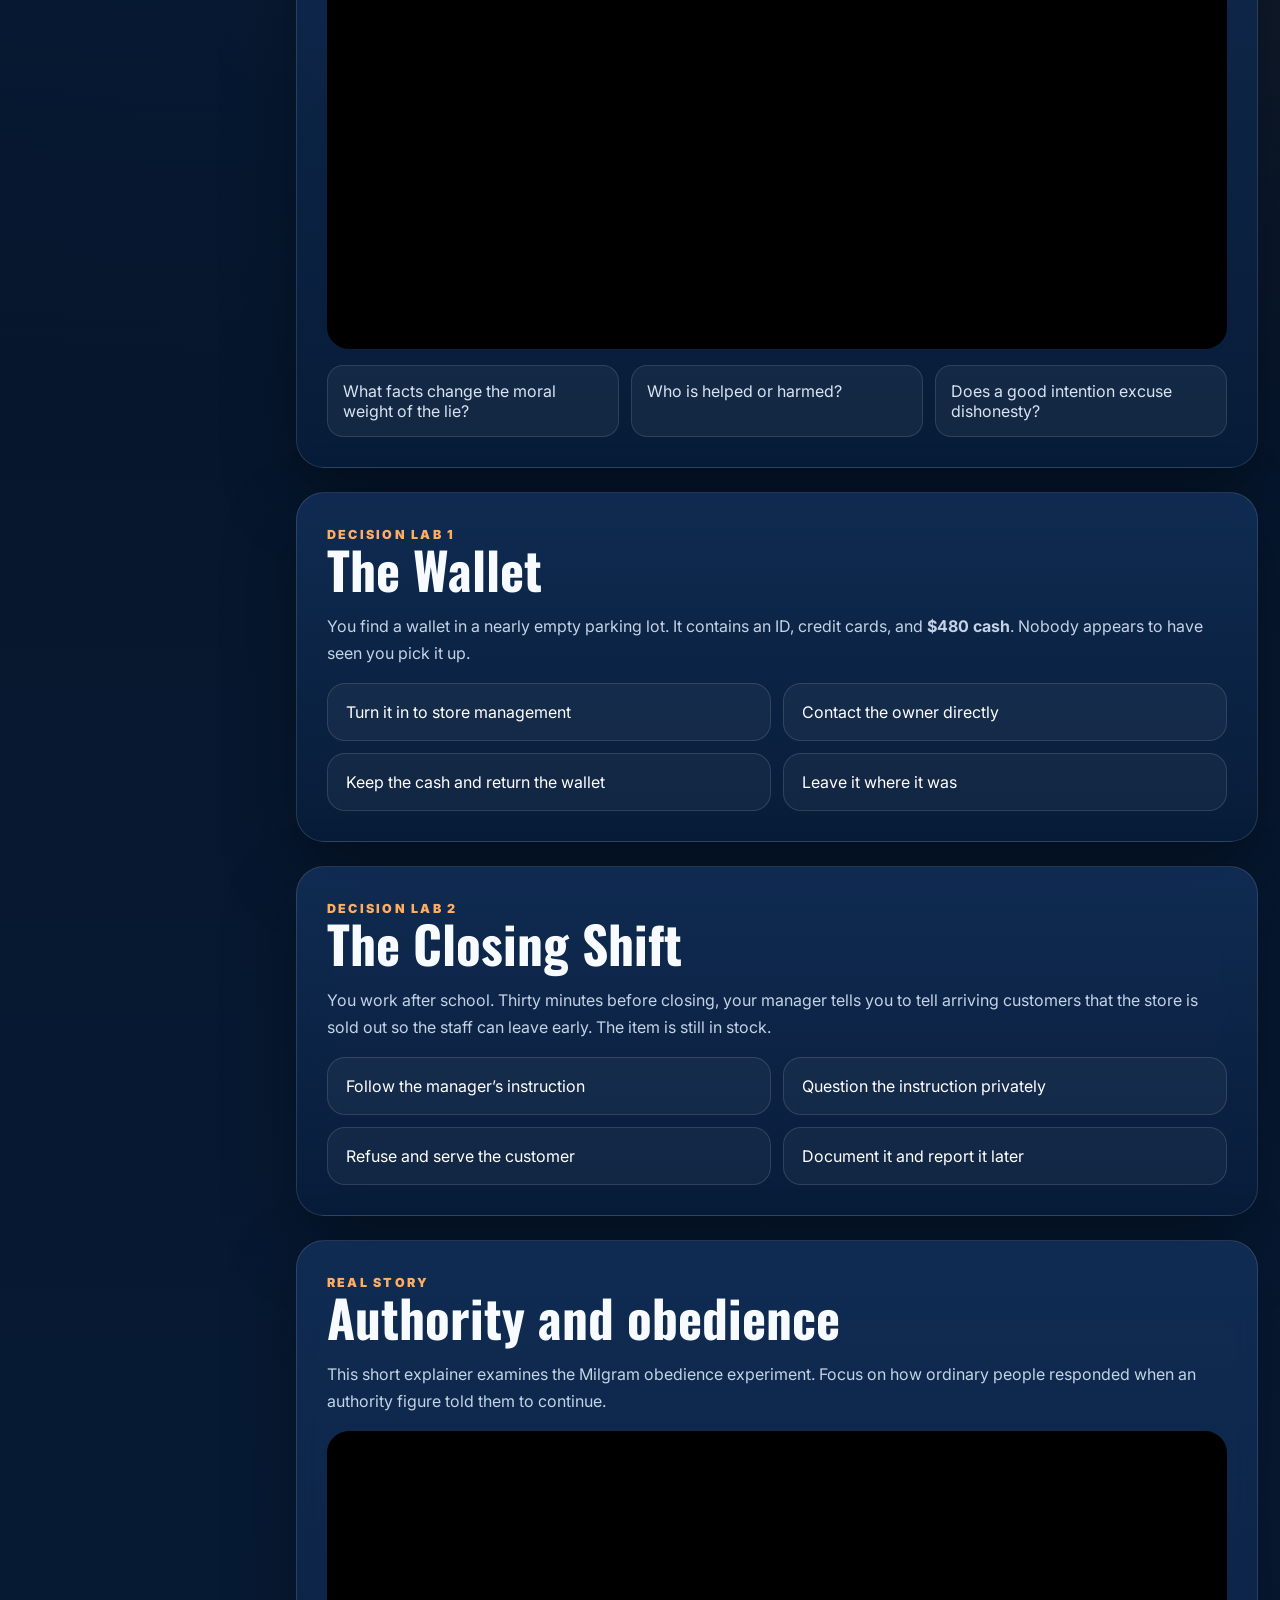
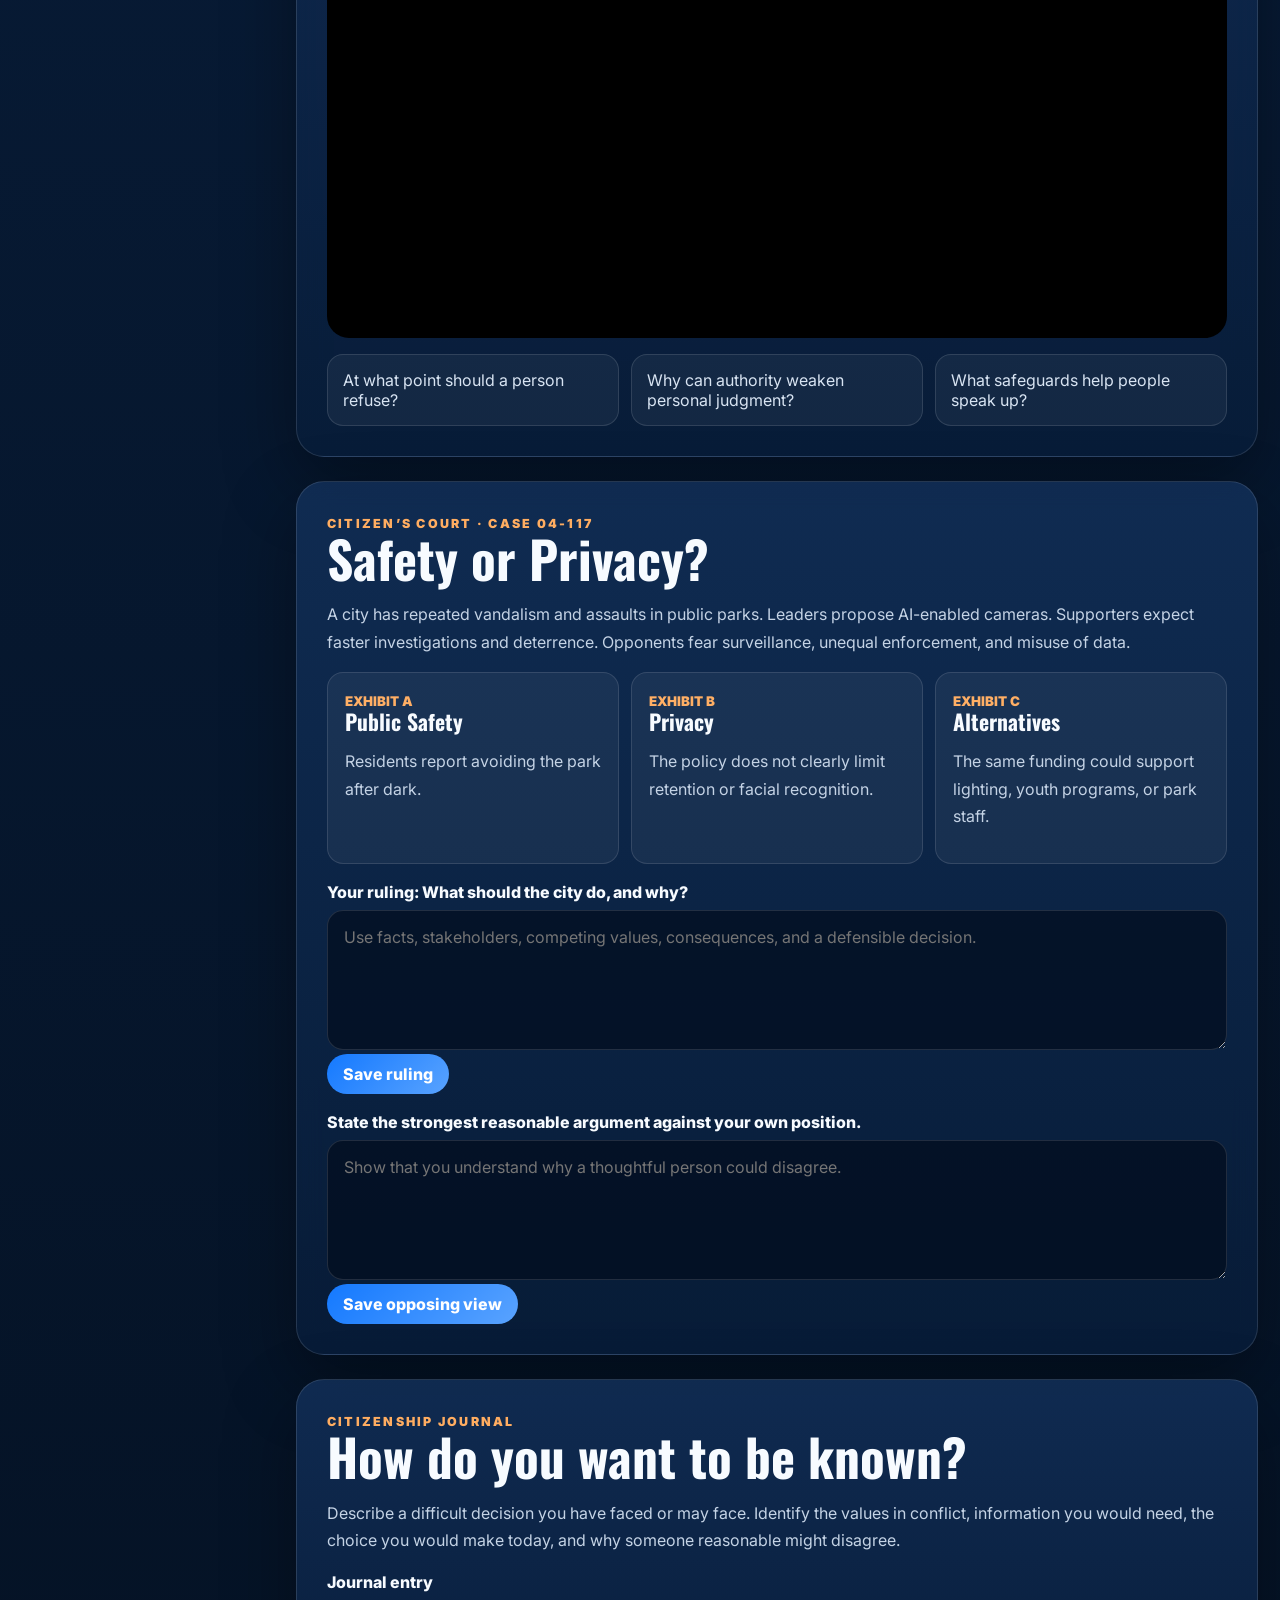
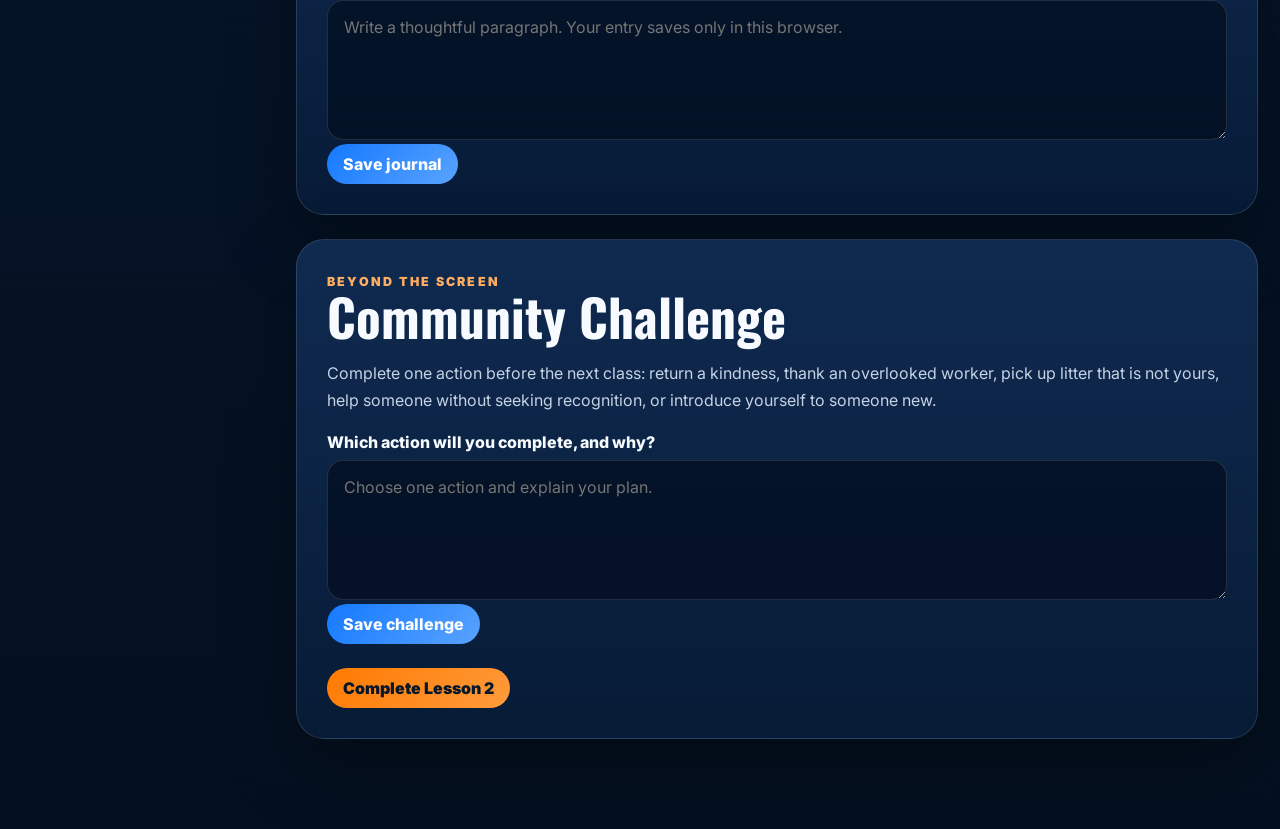
<file: lessons/lesson02/index.html>
<!doctype html><html lang="en"><head><meta charset="utf-8"><meta name="viewport" content="width=device-width,initial-scale=1"><title>Week 2 Lesson 2 | Making Difficult Decisions</title><link rel="preconnect" href="https://fonts.googleapis.com"><link rel="preconnect" href="https://fonts.gstatic.com" crossorigin><link href="https://fonts.googleapis.com/css2?family=Inter:wght@400;600;700;800;900&family=Oswald:wght@500;600;700&display=swap" rel="stylesheet"><link rel="stylesheet" href="../../assets/css/academy.css"><script defer src="../../assets/js/academy.js"></script></head><body><header class="topbar"><div class="topbar-inner"><a class="brand" href="../../academy/index.html"><span class="crest">C</span><span>CALLAWAY CITIZENSHIP ACADEMY<small>Week 2 · Lesson 2 · LET 3</small></span></a><div class="top-actions"><button class="pill" id="instructorToggle">Instructor Mode</button><a class="btn" href="../../academy/index.html">Dashboard</a></div></div></header><div class="lesson-layout"><nav class="lesson-nav panel" aria-label="Lesson sections"><button data-scroll="opening" class="active">Opening</button><button data-scroll="framework">THINK</button><button data-scroll="video1">Watch & Analyze</button><button data-scroll="wallet">Decision Lab 1</button><button data-scroll="workplace">Decision Lab 2</button><button data-scroll="court">Citizen’s Court</button><button data-scroll="journal">Journal</button><button data-scroll="challenge">Community Challenge</button><div style="margin:14px 10px 4px"><small id="lessonPct">10%</small><div class="progress" id="lessonProgress"><i style="width:10%"></i></div></div></nav><main class="lesson-main"><section class="cinematic" id="opening"><div class="cinematic-content"><span class="eyebrow">Week 2 · Lesson 2 · Making Difficult Decisions</span><h1 class="big-question">What do you do when every choice has a cost?</h1><p class="lede">Today, there may be no perfect answer. Your responsibility is to identify facts, weigh consequences, consider people, and defend a choice you can live with.</p><button class="btn btn-primary" data-scroll="framework">Begin Challenge →</button></div></section><section class="panel lesson-section" id="framework"><span class="eyebrow">A repeatable decision process</span><h2>The THINK Framework</h2><p>Use these five steps before deciding. Strong judgment begins by slowing down enough to see the whole situation.</p><div class="think-grid"><div class="think-card"><strong>T</strong><b>Tell the facts</b><p>What do you know? What is assumed?</p></div><div class="think-card"><strong>H</strong><b>Honor your values</b><p>Which principles are in conflict?</p></div><div class="think-card"><strong>I</strong><b>Identify people affected</b><p>Who benefits? Who may be harmed?</p></div><div class="think-card"><strong>N</strong><b>Notice consequences</b><p>What happens now, later, and publicly?</p></div><div class="think-card"><strong>K</strong><b>Keep your integrity</b><p>Could you defend the choice to someone you respect?</p></div></div><div class="facilitator"><b>Facilitator note:</b> Ask students which step they usually skip when making decisions quickly.</div></section><section class="panel lesson-section" id="video1"><span class="eyebrow">Watch · Pause · Think</span><h2>Is lying always wrong?</h2><p>Watch the TED-Ed ethical dilemma. Before hearing the analysis, pause and record the first answer you would defend.</p><div class="video-wrap"><iframe src="https://www.youtube-nocookie.com/embed/OI-G23HF6Sw" title="TED-Ed ethical dilemma: Would you lie?" loading="lazy" allowfullscreen></iframe></div><div class="prompt-grid"><div class="prompt">What facts change the moral weight of the lie?</div><div class="prompt">Who is helped or harmed?</div><div class="prompt">Does a good intention excuse dishonesty?</div></div><div class="facilitator"><b>Discussion move:</b> Require students to explain the strongest argument against their own position.</div></section><section class="panel lesson-section" id="wallet"><span class="eyebrow">Decision Lab 1</span><h2>The Wallet</h2><p>You find a wallet in a nearly empty parking lot. It contains an ID, credit cards, and <b>$480 cash</b>. Nobody appears to have seen you pick it up.</p><div data-choice-group class="choice-grid"><button class="choice">Turn it in to store management</button><button class="choice">Contact the owner directly</button><button class="choice">Keep the cash and return the wallet</button><button class="choice">Leave it where it was</button></div><div class="reveal"><b>New information:</b> The owner lives more than an hour away. A friend tells you, “They probably have insurance. Keep the cash.” Does distance, inconvenience, or peer pressure change your duty? Choose again and explain your reasoning aloud.</div><div class="facilitator"><b>Facilitator note:</b> Push beyond “because it is right.” Ask: right according to which value, and what is the foreseeable harm?</div></section><section class="panel lesson-section" id="workplace"><span class="eyebrow">Decision Lab 2</span><h2>The Closing Shift</h2><p>You work after school. Thirty minutes before closing, your manager tells you to tell arriving customers that the store is sold out so the staff can leave early. The item is still in stock.</p><div data-choice-group class="choice-grid"><button class="choice">Follow the manager’s instruction</button><button class="choice">Question the instruction privately</button><button class="choice">Refuse and serve the customer</button><button class="choice">Document it and report it later</button></div><div class="reveal"><b>New information:</b> You need this job to help with household expenses, and the manager controls next week’s schedule. How should personal risk affect your decision? Which option protects integrity without ignoring reality?</div></section><section class="panel lesson-section" id="authority"><span class="eyebrow">Real story</span><h2>Authority and obedience</h2><p>This short explainer examines the Milgram obedience experiment. Focus on how ordinary people responded when an authority figure told them to continue.</p><div class="video-wrap"><iframe src="https://www.youtube-nocookie.com/embed/8bbVFeTIIg8" title="The Milgram Experiment explainer" loading="lazy" allowfullscreen></iframe></div><div class="prompt-grid"><div class="prompt">At what point should a person refuse?</div><div class="prompt">Why can authority weaken personal judgment?</div><div class="prompt">What safeguards help people speak up?</div></div></section><section class="panel lesson-section" id="court"><span class="eyebrow">Citizen’s Court · Case 04-117</span><h2>Safety or Privacy?</h2><p>A city has repeated vandalism and assaults in public parks. Leaders propose AI-enabled cameras. Supporters expect faster investigations and deterrence. Opponents fear surveillance, unequal enforcement, and misuse of data.</p><div class="court-evidence"><div class="evidence"><small>EXHIBIT A</small><h3>Public Safety</h3><p>Residents report avoiding the park after dark.</p></div><div class="evidence"><small>EXHIBIT B</small><h3>Privacy</h3><p>The policy does not clearly limit retention or facial recognition.</p></div><div class="evidence"><small>EXHIBIT C</small><h3>Alternatives</h3><p>The same funding could support lighting, youth programs, or park staff.</p></div></div><label for="courtDefense">Your ruling: What should the city do, and why?</label><textarea id="courtDefense" placeholder="Use facts, stakeholders, competing values, consequences, and a defensible decision."></textarea><button class="btn btn-blue" data-save="courtDefense">Save ruling</button><span class="status"></span><label for="opposingView">State the strongest reasonable argument against your own position.</label><textarea id="opposingView" placeholder="Show that you understand why a thoughtful person could disagree."></textarea><button class="btn btn-blue" data-save="opposingView">Save opposing view</button><span class="status"></span><div class="facilitator"><b>Assessment lens:</b> Evidence, empathy, ethics, consequences, and acknowledgment of alternatives.</div></section><section class="panel lesson-section" id="journal"><span class="eyebrow">Citizenship Journal</span><h2>How do you want to be known?</h2><p>Describe a difficult decision you have faced or may face. Identify the values in conflict, information you would need, the choice you would make today, and why someone reasonable might disagree.</p><label for="journal">Journal entry</label><textarea id="journal" placeholder="Write a thoughtful paragraph. Your entry saves only in this browser."></textarea><button class="btn btn-blue" data-save="journal">Save journal</button><span class="status"></span></section><section class="panel lesson-section" id="challenge"><span class="eyebrow">Beyond the screen</span><h2>Community Challenge</h2><p>Complete one action before the next class: return a kindness, thank an overlooked worker, pick up litter that is not yours, help someone without seeking recognition, or introduce yourself to someone new.</p><label for="community">Which action will you complete, and why?</label><textarea id="community" placeholder="Choose one action and explain your plan."></textarea><button class="btn btn-blue" data-save="community">Save challenge</button><span class="status"></span><div style="margin-top:24px"><button class="btn btn-primary" id="completeLesson">Complete Lesson 2</button></div><div class="completion" id="completion"><div class="badge">⚖</div><h2>Ethical Decision Maker</h2><p>You completed Week 2 Lesson 2 by analyzing competing values, defending a position, and considering an opposing view.</p><a class="btn btn-primary" href="../../academy/index.html">Return to Dashboard</a></div></section></main></div></body></html>
</file>
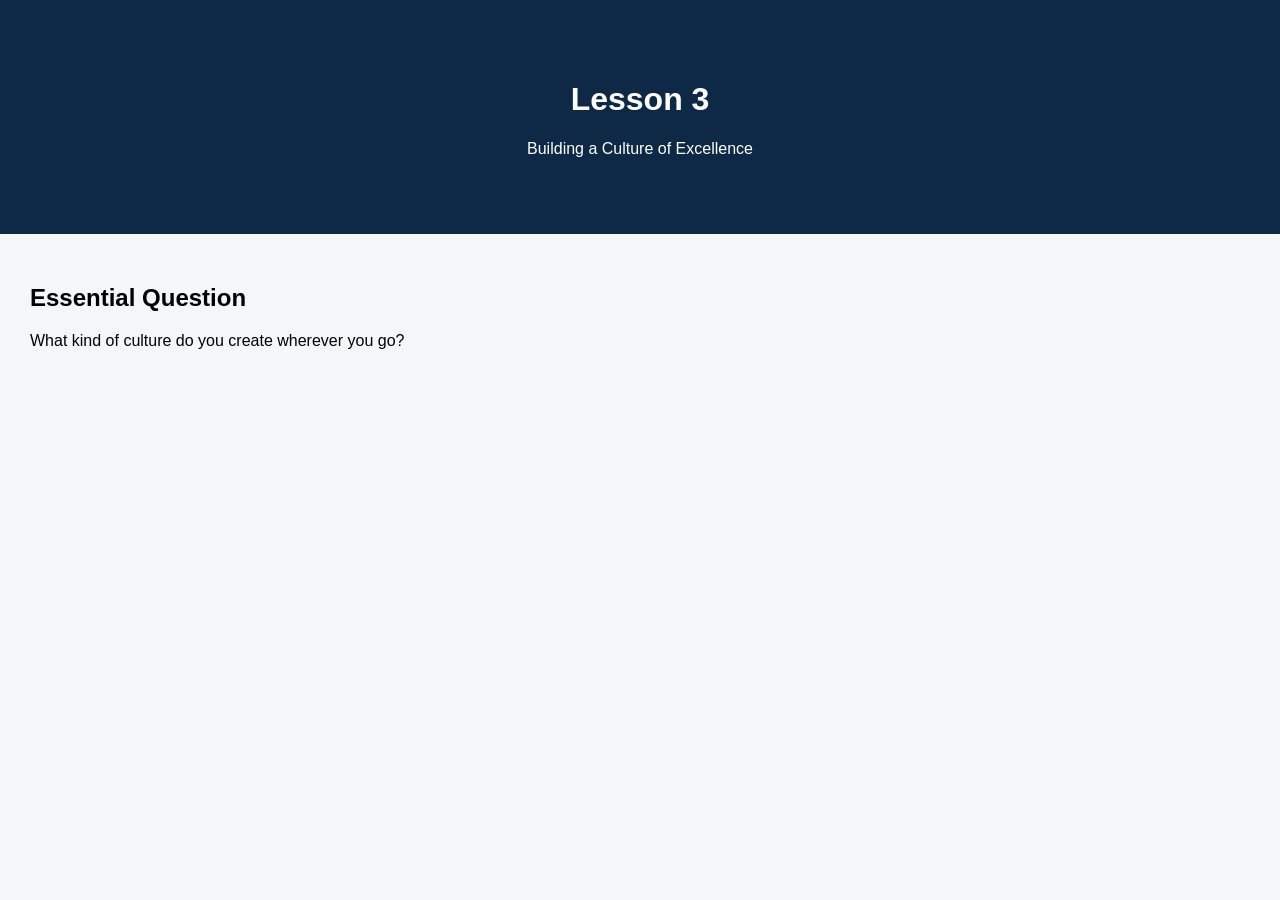
<file: lessons/lesson03/index.html>
<!DOCTYPE html><html><head><meta charset="UTF-8">
<link rel="stylesheet" href="../../css/style.css">
<title>Lesson 3</title></head><body>
<header class="hero"><h1>Lesson 3</h1><p>Building a Culture of Excellence</p></header>
<main style="padding:30px">
<h2>Essential Question</h2>
<p>What kind of culture do you create wherever you go?</p>
</main></body></html>
</file>
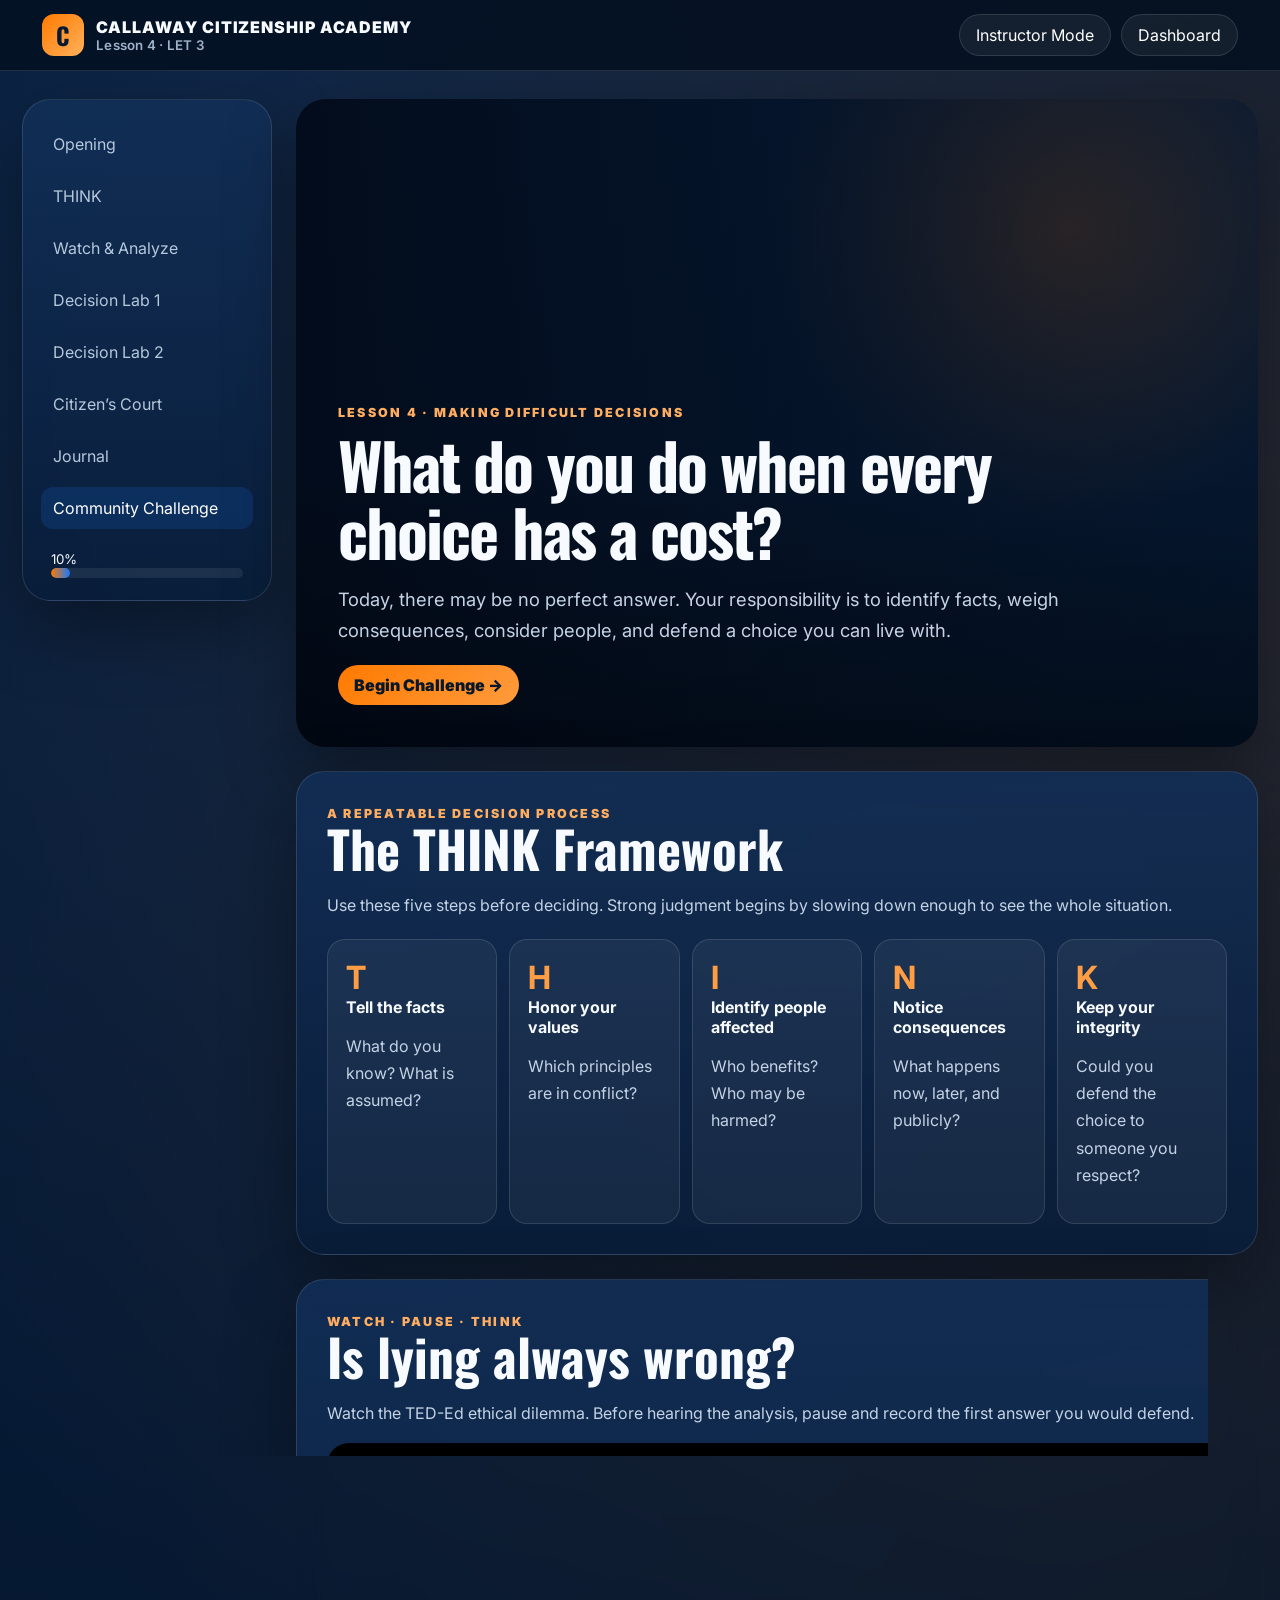
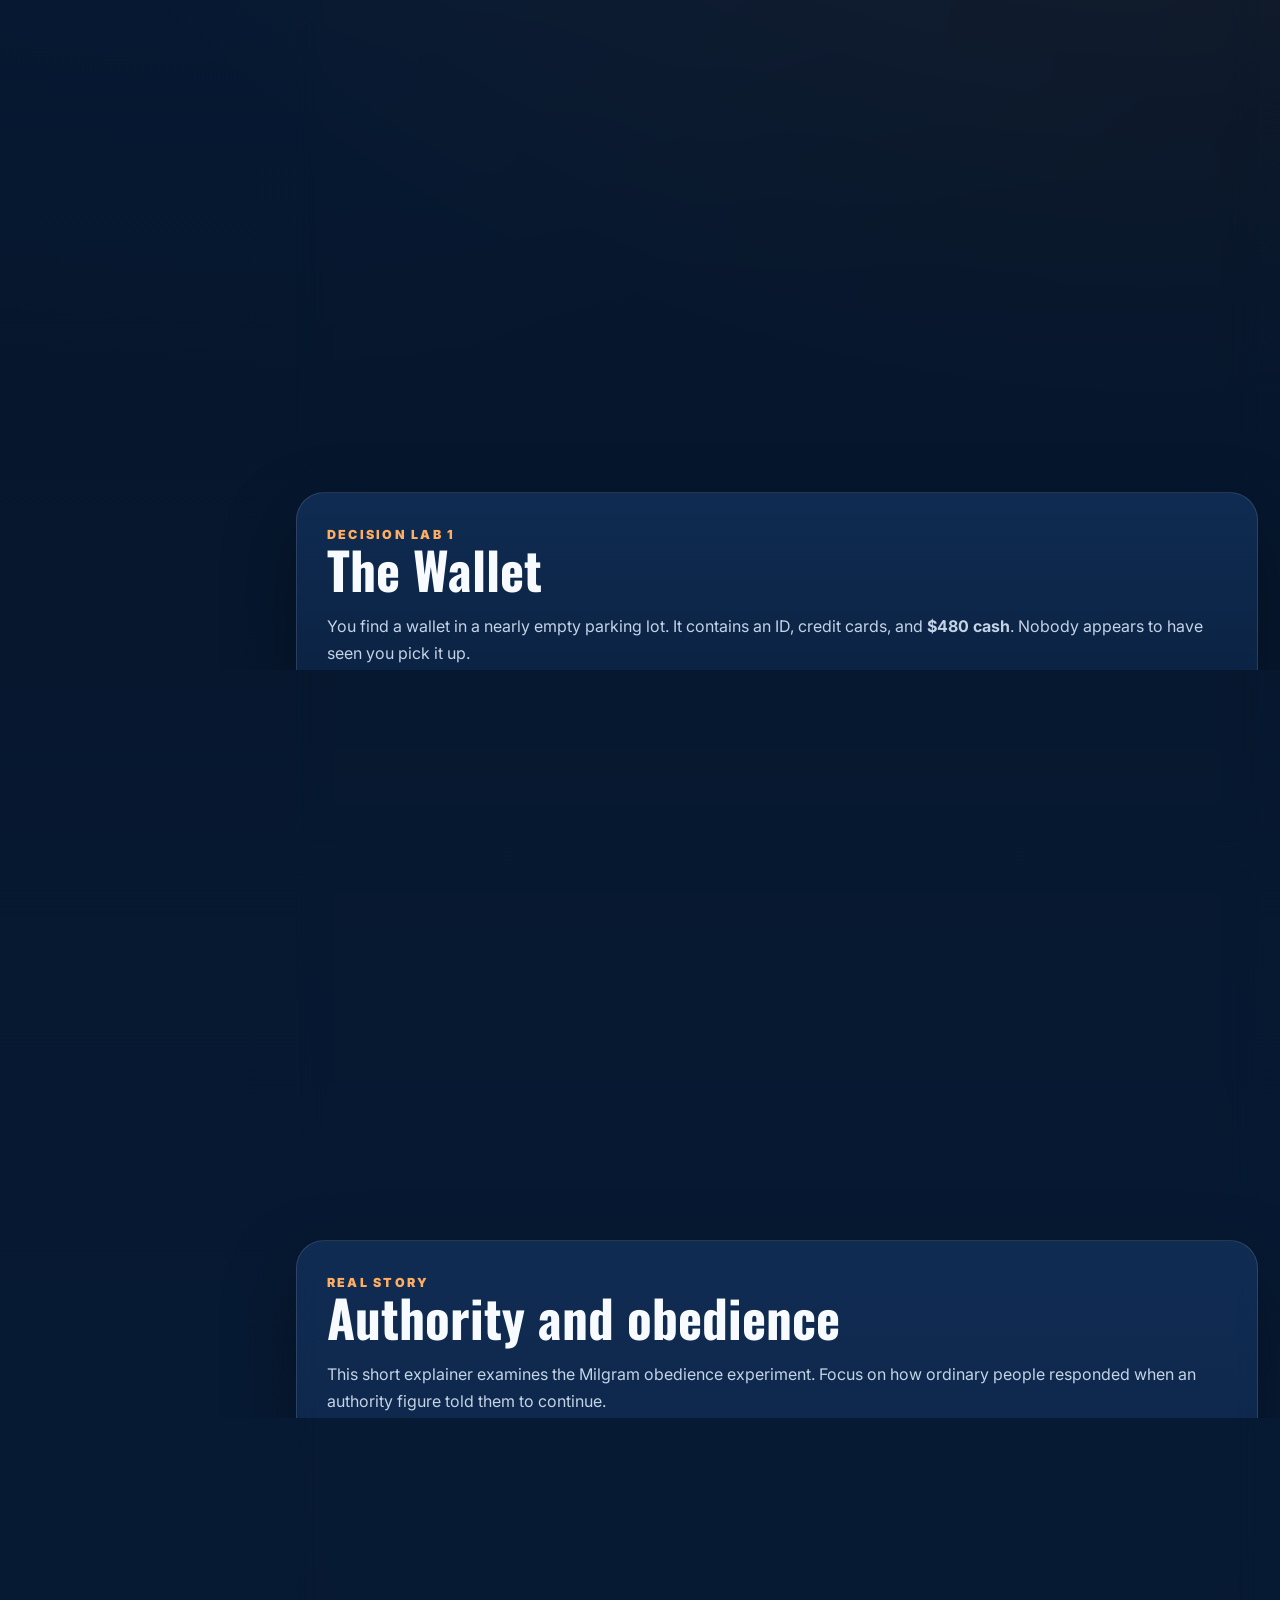
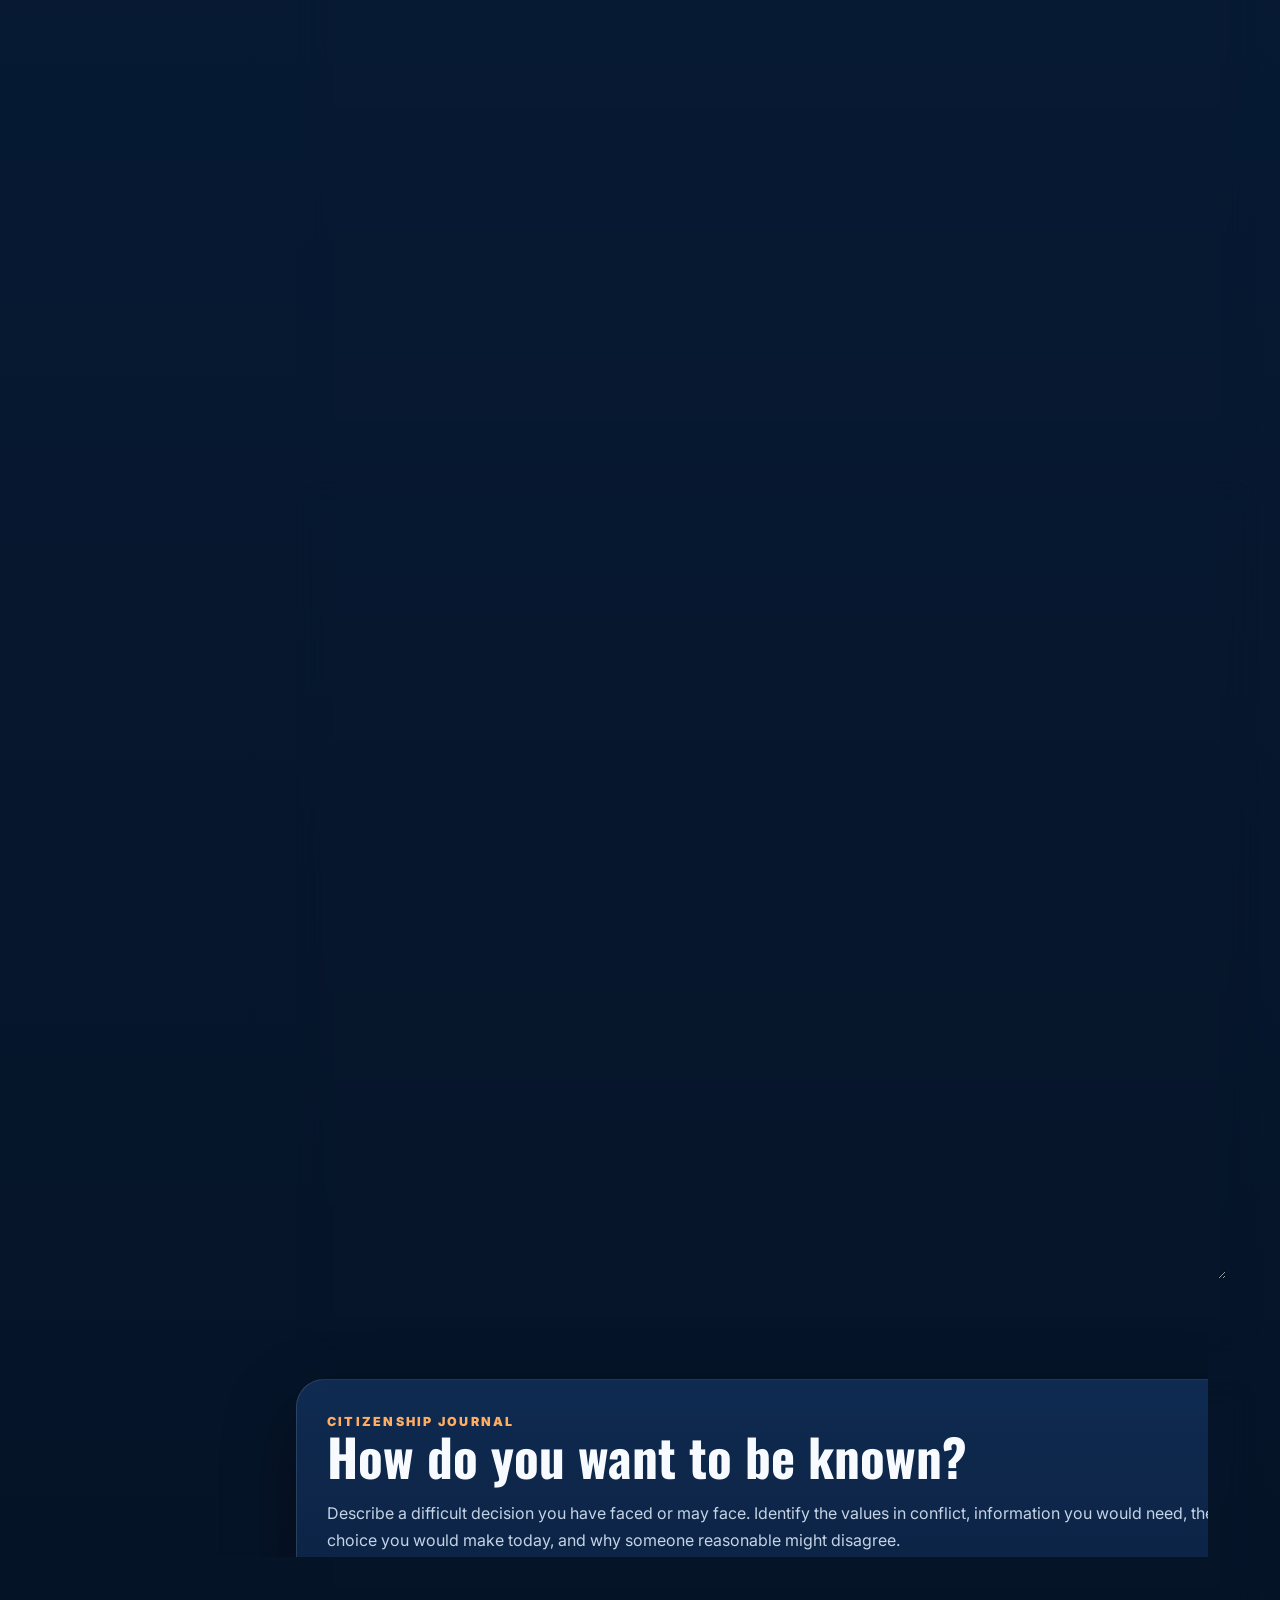
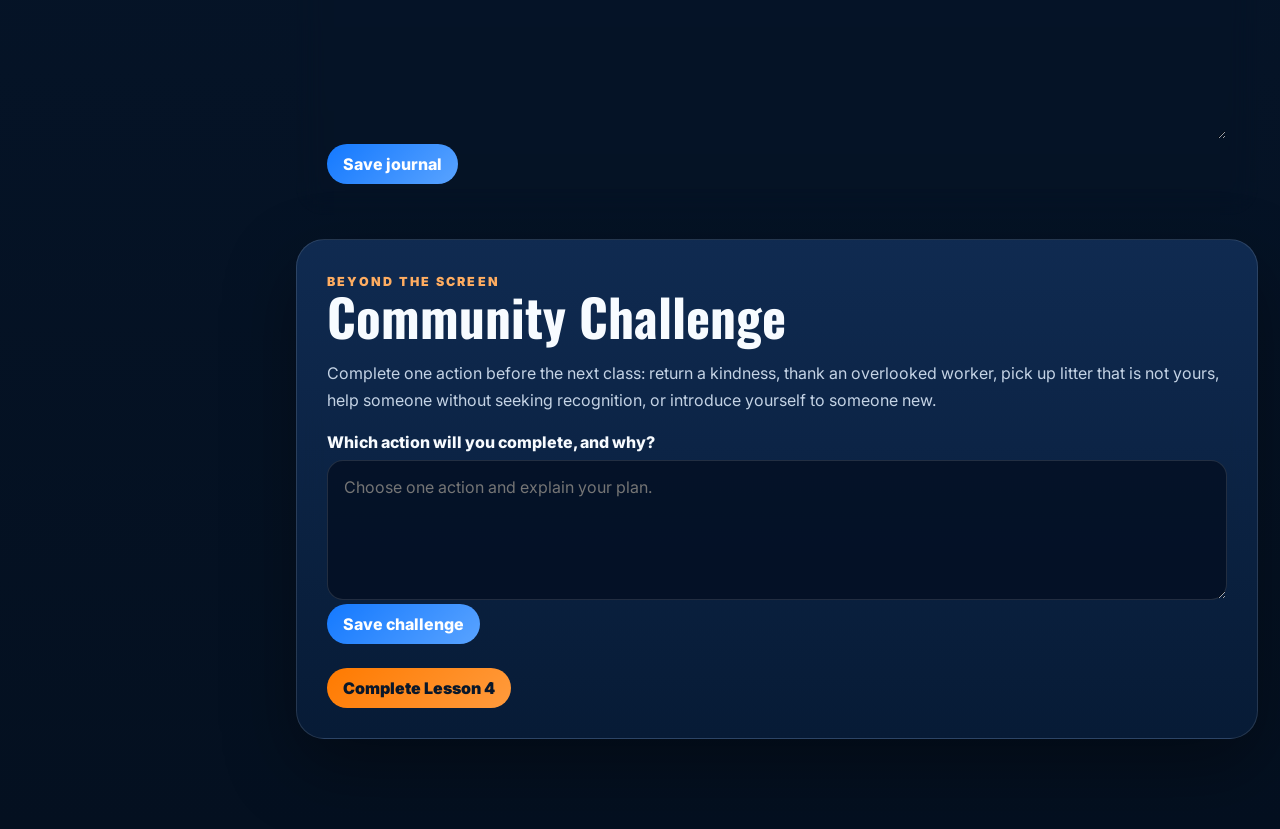
<file: lessons/lesson04/index.html>
<!doctype html><html lang="en"><head><meta charset="utf-8"><meta name="viewport" content="width=device-width,initial-scale=1"><title>Lesson 4 | Making Difficult Decisions</title><link rel="preconnect" href="https://fonts.googleapis.com"><link rel="preconnect" href="https://fonts.gstatic.com" crossorigin><link href="https://fonts.googleapis.com/css2?family=Inter:wght@400;600;700;800;900&family=Oswald:wght@500;600;700&display=swap" rel="stylesheet"><link rel="stylesheet" href="../../assets/css/academy.css"><script defer src="../../assets/js/academy.js"></script></head><body><header class="topbar"><div class="topbar-inner"><a class="brand" href="../../academy/index.html"><span class="crest">C</span><span>CALLAWAY CITIZENSHIP ACADEMY<small>Lesson 4 · LET 3</small></span></a><div class="top-actions"><button class="pill" id="instructorToggle">Instructor Mode</button><a class="btn" href="../../academy/index.html">Dashboard</a></div></div></header><div class="lesson-layout"><nav class="lesson-nav panel" aria-label="Lesson sections"><button data-scroll="opening" class="active">Opening</button><button data-scroll="framework">THINK</button><button data-scroll="video1">Watch & Analyze</button><button data-scroll="wallet">Decision Lab 1</button><button data-scroll="workplace">Decision Lab 2</button><button data-scroll="court">Citizen’s Court</button><button data-scroll="journal">Journal</button><button data-scroll="challenge">Community Challenge</button><div style="margin:14px 10px 4px"><small id="lessonPct">10%</small><div class="progress" id="lessonProgress"><i style="width:10%"></i></div></div></nav><main class="lesson-main"><section class="cinematic" id="opening"><div class="cinematic-content"><span class="eyebrow">Lesson 4 · Making Difficult Decisions</span><h1 class="big-question">What do you do when every choice has a cost?</h1><p class="lede">Today, there may be no perfect answer. Your responsibility is to identify facts, weigh consequences, consider people, and defend a choice you can live with.</p><button class="btn btn-primary" data-scroll="framework">Begin Challenge →</button></div></section><section class="panel lesson-section" id="framework"><span class="eyebrow">A repeatable decision process</span><h2>The THINK Framework</h2><p>Use these five steps before deciding. Strong judgment begins by slowing down enough to see the whole situation.</p><div class="think-grid"><div class="think-card"><strong>T</strong><b>Tell the facts</b><p>What do you know? What is assumed?</p></div><div class="think-card"><strong>H</strong><b>Honor your values</b><p>Which principles are in conflict?</p></div><div class="think-card"><strong>I</strong><b>Identify people affected</b><p>Who benefits? Who may be harmed?</p></div><div class="think-card"><strong>N</strong><b>Notice consequences</b><p>What happens now, later, and publicly?</p></div><div class="think-card"><strong>K</strong><b>Keep your integrity</b><p>Could you defend the choice to someone you respect?</p></div></div><div class="facilitator"><b>Facilitator note:</b> Ask students which step they usually skip when making decisions quickly.</div></section><section class="panel lesson-section" id="video1"><span class="eyebrow">Watch · Pause · Think</span><h2>Is lying always wrong?</h2><p>Watch the TED-Ed ethical dilemma. Before hearing the analysis, pause and record the first answer you would defend.</p><div class="video-wrap"><iframe src="https://www.youtube-nocookie.com/embed/OI-G23HF6Sw" title="TED-Ed ethical dilemma: Would you lie?" loading="lazy" allowfullscreen></iframe></div><div class="prompt-grid"><div class="prompt">What facts change the moral weight of the lie?</div><div class="prompt">Who is helped or harmed?</div><div class="prompt">Does a good intention excuse dishonesty?</div></div><div class="facilitator"><b>Discussion move:</b> Require students to explain the strongest argument against their own position.</div></section><section class="panel lesson-section" id="wallet"><span class="eyebrow">Decision Lab 1</span><h2>The Wallet</h2><p>You find a wallet in a nearly empty parking lot. It contains an ID, credit cards, and <b>$480 cash</b>. Nobody appears to have seen you pick it up.</p><div data-choice-group class="choice-grid"><button class="choice">Turn it in to store management</button><button class="choice">Contact the owner directly</button><button class="choice">Keep the cash and return the wallet</button><button class="choice">Leave it where it was</button></div><div class="reveal"><b>New information:</b> The owner lives more than an hour away. A friend tells you, “They probably have insurance. Keep the cash.” Does distance, inconvenience, or peer pressure change your duty? Choose again and explain your reasoning aloud.</div><div class="facilitator"><b>Facilitator note:</b> Push beyond “because it is right.” Ask: right according to which value, and what is the foreseeable harm?</div></section><section class="panel lesson-section" id="workplace"><span class="eyebrow">Decision Lab 2</span><h2>The Closing Shift</h2><p>You work after school. Thirty minutes before closing, your manager tells you to tell arriving customers that the store is sold out so the staff can leave early. The item is still in stock.</p><div data-choice-group class="choice-grid"><button class="choice">Follow the manager’s instruction</button><button class="choice">Question the instruction privately</button><button class="choice">Refuse and serve the customer</button><button class="choice">Document it and report it later</button></div><div class="reveal"><b>New information:</b> You need this job to help with household expenses, and the manager controls next week’s schedule. How should personal risk affect your decision? Which option protects integrity without ignoring reality?</div></section><section class="panel lesson-section" id="authority"><span class="eyebrow">Real story</span><h2>Authority and obedience</h2><p>This short explainer examines the Milgram obedience experiment. Focus on how ordinary people responded when an authority figure told them to continue.</p><div class="video-wrap"><iframe src="https://www.youtube-nocookie.com/embed/8bbVFeTIIg8" title="The Milgram Experiment explainer" loading="lazy" allowfullscreen></iframe></div><div class="prompt-grid"><div class="prompt">At what point should a person refuse?</div><div class="prompt">Why can authority weaken personal judgment?</div><div class="prompt">What safeguards help people speak up?</div></div></section><section class="panel lesson-section" id="court"><span class="eyebrow">Citizen’s Court · Case 04-117</span><h2>Safety or Privacy?</h2><p>A city has repeated vandalism and assaults in public parks. Leaders propose AI-enabled cameras. Supporters expect faster investigations and deterrence. Opponents fear surveillance, unequal enforcement, and misuse of data.</p><div class="court-evidence"><div class="evidence"><small>EXHIBIT A</small><h3>Public Safety</h3><p>Residents report avoiding the park after dark.</p></div><div class="evidence"><small>EXHIBIT B</small><h3>Privacy</h3><p>The policy does not clearly limit retention or facial recognition.</p></div><div class="evidence"><small>EXHIBIT C</small><h3>Alternatives</h3><p>The same funding could support lighting, youth programs, or park staff.</p></div></div><label for="courtDefense">Your ruling: What should the city do, and why?</label><textarea id="courtDefense" placeholder="Use facts, stakeholders, competing values, consequences, and a defensible decision."></textarea><button class="btn btn-blue" data-save="courtDefense">Save ruling</button><span class="status"></span><label for="opposingView">State the strongest reasonable argument against your own position.</label><textarea id="opposingView" placeholder="Show that you understand why a thoughtful person could disagree."></textarea><button class="btn btn-blue" data-save="opposingView">Save opposing view</button><span class="status"></span><div class="facilitator"><b>Assessment lens:</b> Evidence, empathy, ethics, consequences, and acknowledgment of alternatives.</div></section><section class="panel lesson-section" id="journal"><span class="eyebrow">Citizenship Journal</span><h2>How do you want to be known?</h2><p>Describe a difficult decision you have faced or may face. Identify the values in conflict, information you would need, the choice you would make today, and why someone reasonable might disagree.</p><label for="journal">Journal entry</label><textarea id="journal" placeholder="Write a thoughtful paragraph. Your entry saves only in this browser."></textarea><button class="btn btn-blue" data-save="journal">Save journal</button><span class="status"></span></section><section class="panel lesson-section" id="challenge"><span class="eyebrow">Beyond the screen</span><h2>Community Challenge</h2><p>Complete one action before the next class: return a kindness, thank an overlooked worker, pick up litter that is not yours, help someone without seeking recognition, or introduce yourself to someone new.</p><label for="community">Which action will you complete, and why?</label><textarea id="community" placeholder="Choose one action and explain your plan."></textarea><button class="btn btn-blue" data-save="community">Save challenge</button><span class="status"></span><div style="margin-top:24px"><button class="btn btn-primary" id="completeLesson">Complete Lesson 4</button></div><div class="completion" id="completion"><div class="badge">⚖</div><h2>Ethical Decision Maker</h2><p>You completed Lesson 4 by analyzing competing values, defending a position, and considering an opposing view.</p><a class="btn btn-primary" href="../../academy/index.html">Return to Dashboard</a></div></section></main></div></body></html>
</file>
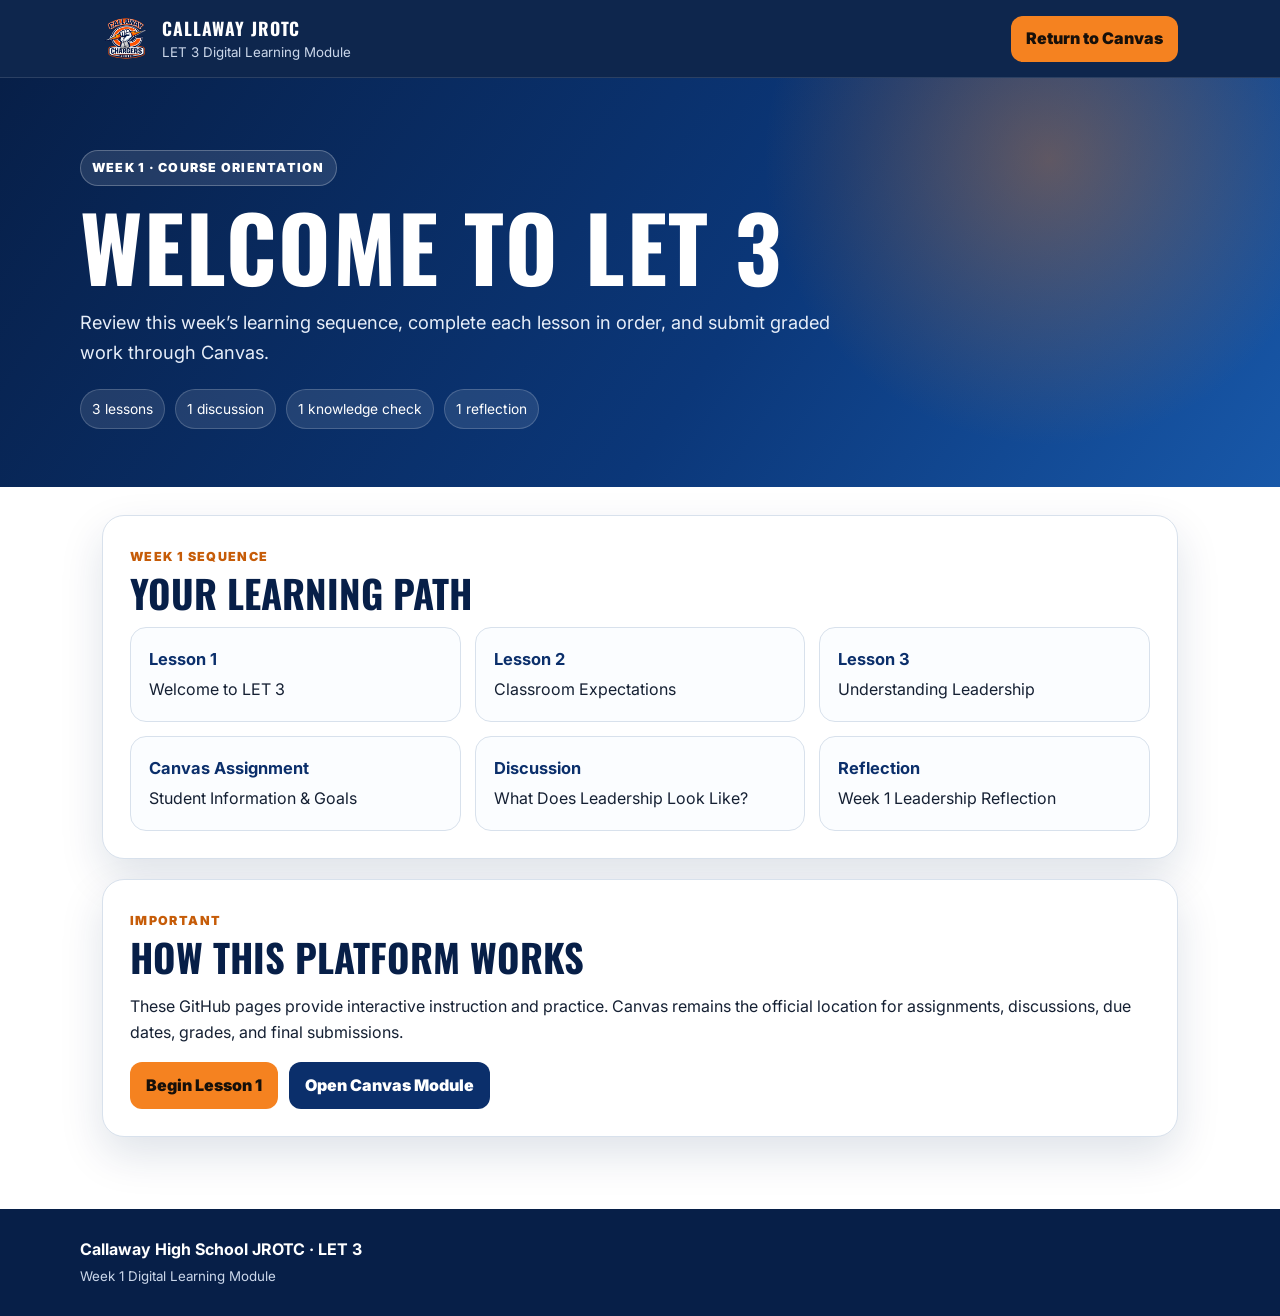
<file: modules/week-1/index.html>
<!doctype html>
<html lang="en">
<head>
<meta charset="utf-8"><meta name="viewport" content="width=device-width,initial-scale=1">
<title>Week 1 — Welcome to LET 3</title>
<link rel="preconnect" href="https://fonts.googleapis.com">
<link rel="preconnect" href="https://fonts.gstatic.com" crossorigin>
<link href="https://fonts.googleapis.com/css2?family=Inter:wght@400;600;700;800;900&family=Oswald:wght@500;600;700&display=swap" rel="stylesheet">
<link rel="stylesheet" href="../../assets/css/module-platform.css">
</head>
<body>
<header class="module-topbar"><div class="module-topbar-inner">
<a class="module-brand" href="../../index.html"><img src="../../images/homepage/callaway-jrotc-logo.png" alt="Callaway JROTC logo"><span><strong>CALLAWAY JROTC</strong><small>LET 3 Digital Learning Module</small></span></a>
<a class="canvas-link" href="https://jacksonps.instructure.com/courses/90257/modules" target="_top">Return to Canvas</a>
</div></header>
<section class="lesson-hero"><div class="lesson-hero-inner">
<span class="eyebrow">Week 1 · Course Orientation</span>
<h1>Welcome to LET 3</h1>
<p>Review this week’s learning sequence, complete each lesson in order, and submit graded work through Canvas.</p>
<div class="lesson-meta"><span>3 lessons</span><span>1 discussion</span><span>1 knowledge check</span><span>1 reflection</span></div>
</div></section>
<main class="module-layout" style="grid-template-columns:1fr">
<div class="lesson-content">
<section class="panel">
<span class="kicker">Week 1 Sequence</span><h2>Your Learning Path</h2>
<div class="card-grid">
<a class="mini-card" href="lesson-1.html"><strong>Lesson 1</strong><span>Welcome to LET 3</span></a>
<div class="mini-card"><strong>Lesson 2</strong><span>Classroom Expectations</span></div>
<div class="mini-card"><strong>Lesson 3</strong><span>Understanding Leadership</span></div>
<div class="mini-card"><strong>Canvas Assignment</strong><span>Student Information & Goals</span></div>
<div class="mini-card"><strong>Discussion</strong><span>What Does Leadership Look Like?</span></div>
<div class="mini-card"><strong>Reflection</strong><span>Week 1 Leadership Reflection</span></div>
</div>
</section>
<section class="panel">
<span class="kicker">Important</span><h2>How This Platform Works</h2>
<p>These GitHub pages provide interactive instruction and practice. Canvas remains the official location for assignments, discussions, due dates, grades, and final submissions.</p>
<div class="actions"><a class="btn btn-primary" href="lesson-1.html">Begin Lesson 1</a><a class="btn btn-secondary" href="https://jacksonps.instructure.com/courses/90257/modules" target="_top">Open Canvas Module</a></div>
</section>
</div>
</main>
<footer><div><strong>Callaway High School JROTC · LET 3</strong><br><small>Week 1 Digital Learning Module</small></div></footer>
</body></html>
</file>
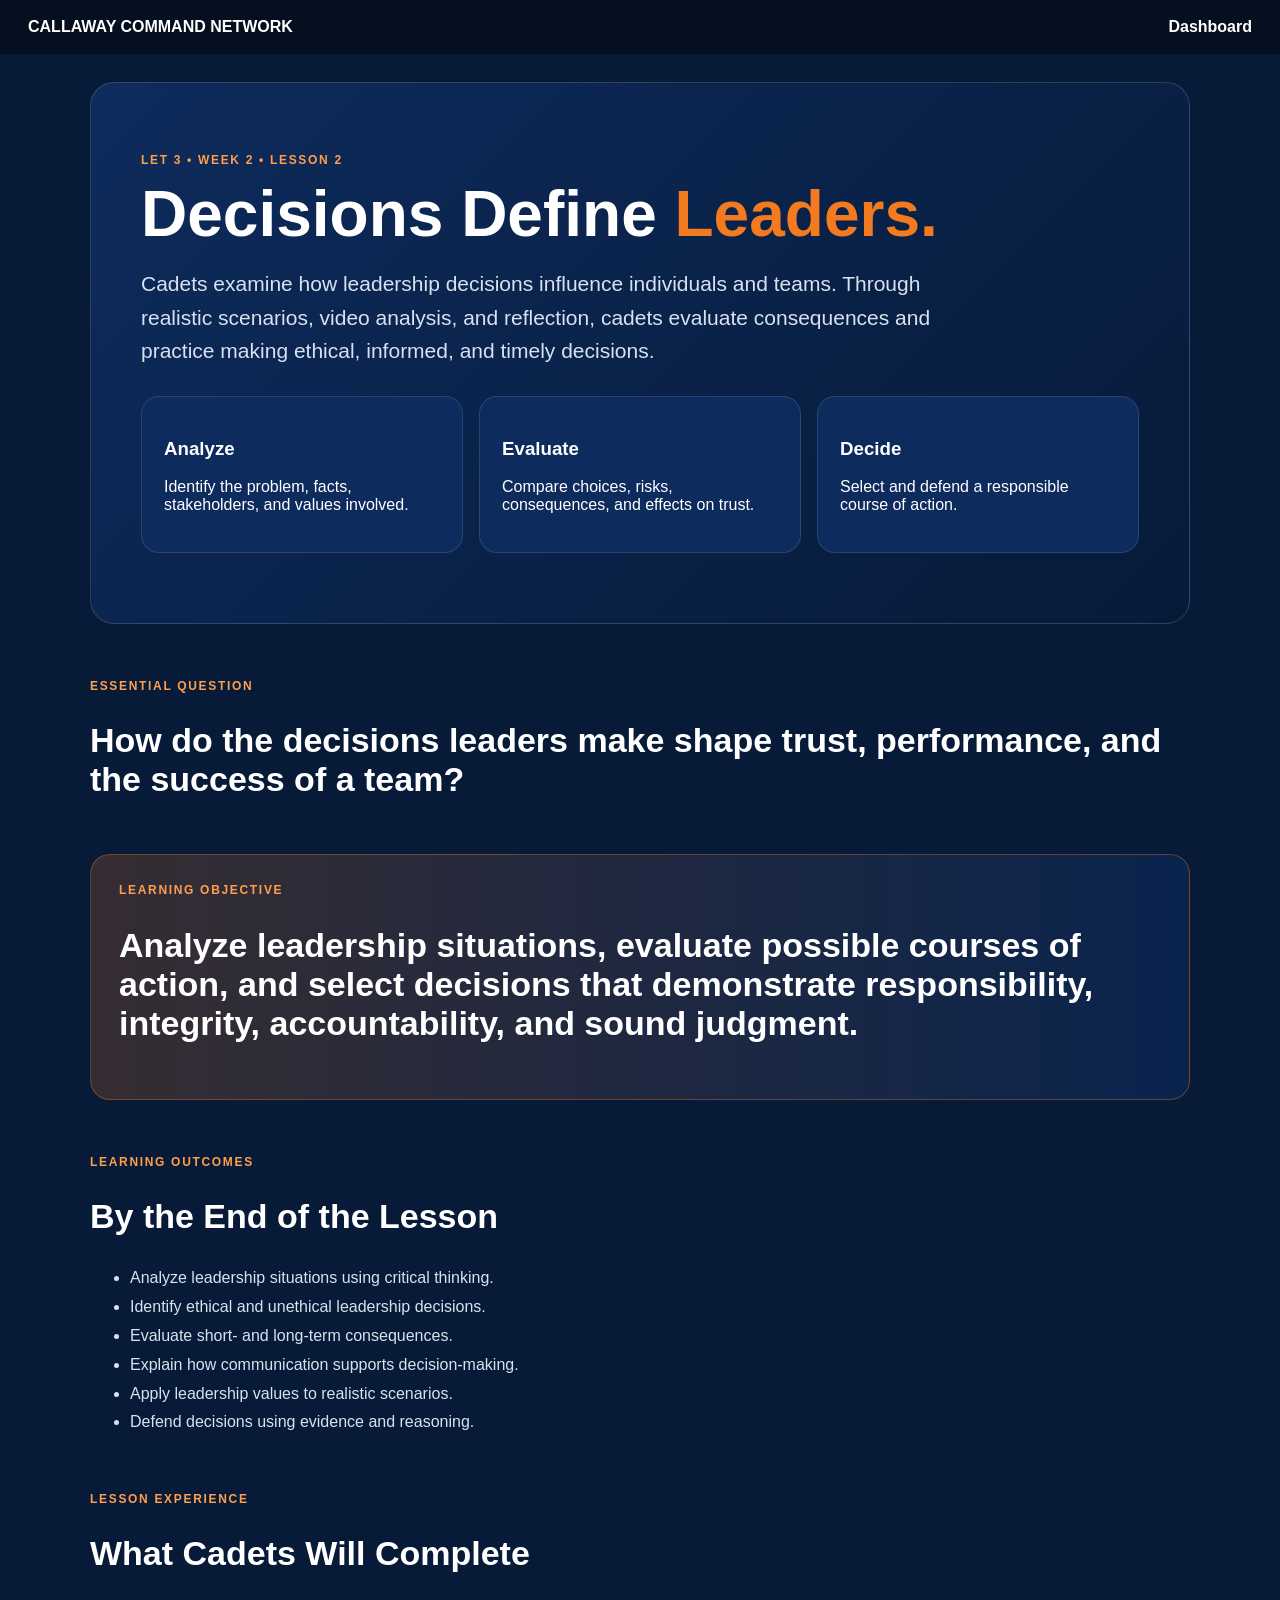
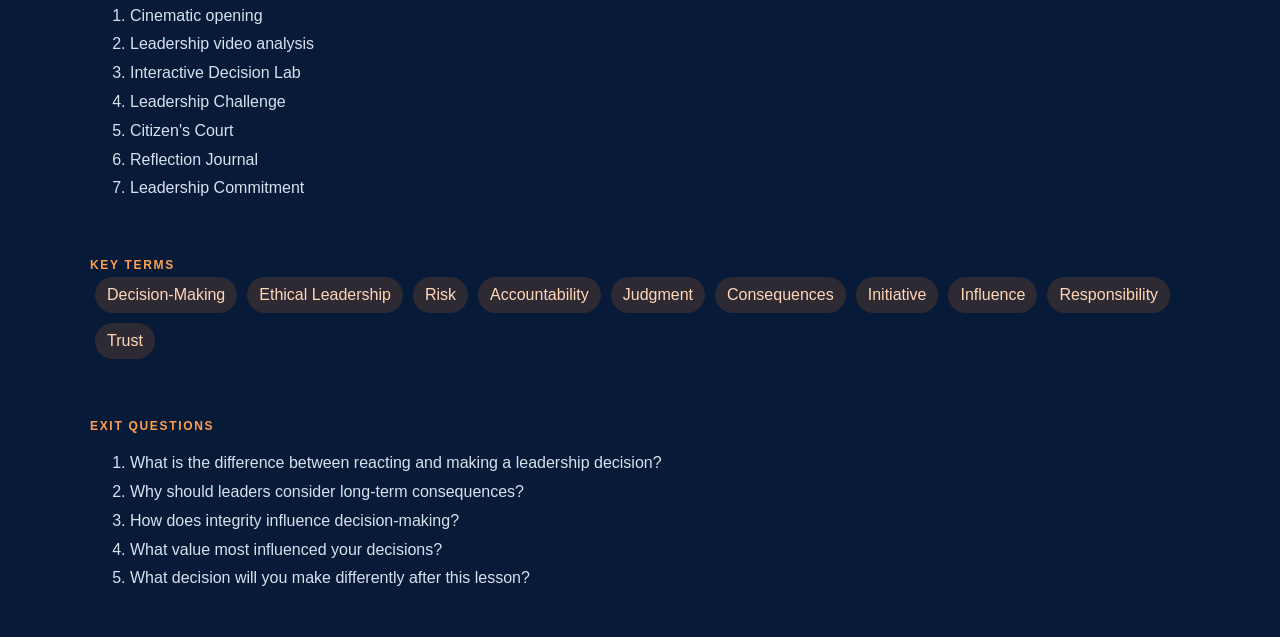
<file: LET3/lessons/lesson02/index.html>
<!DOCTYPE html><html><head><meta charset='UTF-8'><meta name='viewport' content='width=device-width,initial-scale=1'><title>LET 3 Week 2 Lesson 2</title><link rel='stylesheet' href='style.css'></head><body>
<header><a href='../../index.html'>CALLAWAY COMMAND NETWORK</a><a href='../../index.html'>Dashboard</a></header>
<div class='wrap'>
<section class='hero'><div class='eyebrow'>LET 3 • WEEK 2 • LESSON 2</div><h1>Decisions Define <span>Leaders.</span></h1><p class='lead'>Cadets examine how leadership decisions influence individuals and teams. Through realistic scenarios, video analysis, and reflection, cadets evaluate consequences and practice making ethical, informed, and timely decisions.</p><div class='cardgrid'><div class='card'><h3>Analyze</h3><p>Identify the problem, facts, stakeholders, and values involved.</p></div><div class='card'><h3>Evaluate</h3><p>Compare choices, risks, consequences, and effects on trust.</p></div><div class='card'><h3>Decide</h3><p>Select and defend a responsible course of action.</p></div></div></section>
<section class='section'><div class='eyebrow'>ESSENTIAL QUESTION</div><h2>How do the decisions leaders make shape trust, performance, and the success of a team?</h2></section>
<section class='section objective'><div class='eyebrow'>LEARNING OBJECTIVE</div><h2>Analyze leadership situations, evaluate possible courses of action, and select decisions that demonstrate responsibility, integrity, accountability, and sound judgment.</h2></section>
<section class='section'><div class='eyebrow'>LEARNING OUTCOMES</div><h2>By the End of the Lesson</h2><ul><li>Analyze leadership situations using critical thinking.</li><li>Identify ethical and unethical leadership decisions.</li><li>Evaluate short- and long-term consequences.</li><li>Explain how communication supports decision-making.</li><li>Apply leadership values to realistic scenarios.</li><li>Defend decisions using evidence and reasoning.</li></ul></section>
<section class='section'><div class='eyebrow'>LESSON EXPERIENCE</div><h2>What Cadets Will Complete</h2><ol><li>Cinematic opening</li><li>Leadership video analysis</li><li>Interactive Decision Lab</li><li>Leadership Challenge</li><li>Citizen's Court</li><li>Reflection Journal</li><li>Leadership Commitment</li></ol></section>
<section class='section'><div class='eyebrow'>KEY TERMS</div><div class='terms'><span>Decision-Making</span><span>Ethical Leadership</span><span>Risk</span><span>Accountability</span><span>Judgment</span><span>Consequences</span><span>Initiative</span><span>Influence</span><span>Responsibility</span><span>Trust</span></div></section>
<section class='section'><div class='eyebrow'>EXIT QUESTIONS</div><ol><li>What is the difference between reacting and making a leadership decision?</li><li>Why should leaders consider long-term consequences?</li><li>How does integrity influence decision-making?</li><li>What value most influenced your decisions?</li><li>What decision will you make differently after this lesson?</li></ol></section>
</div></body></html>
</file>
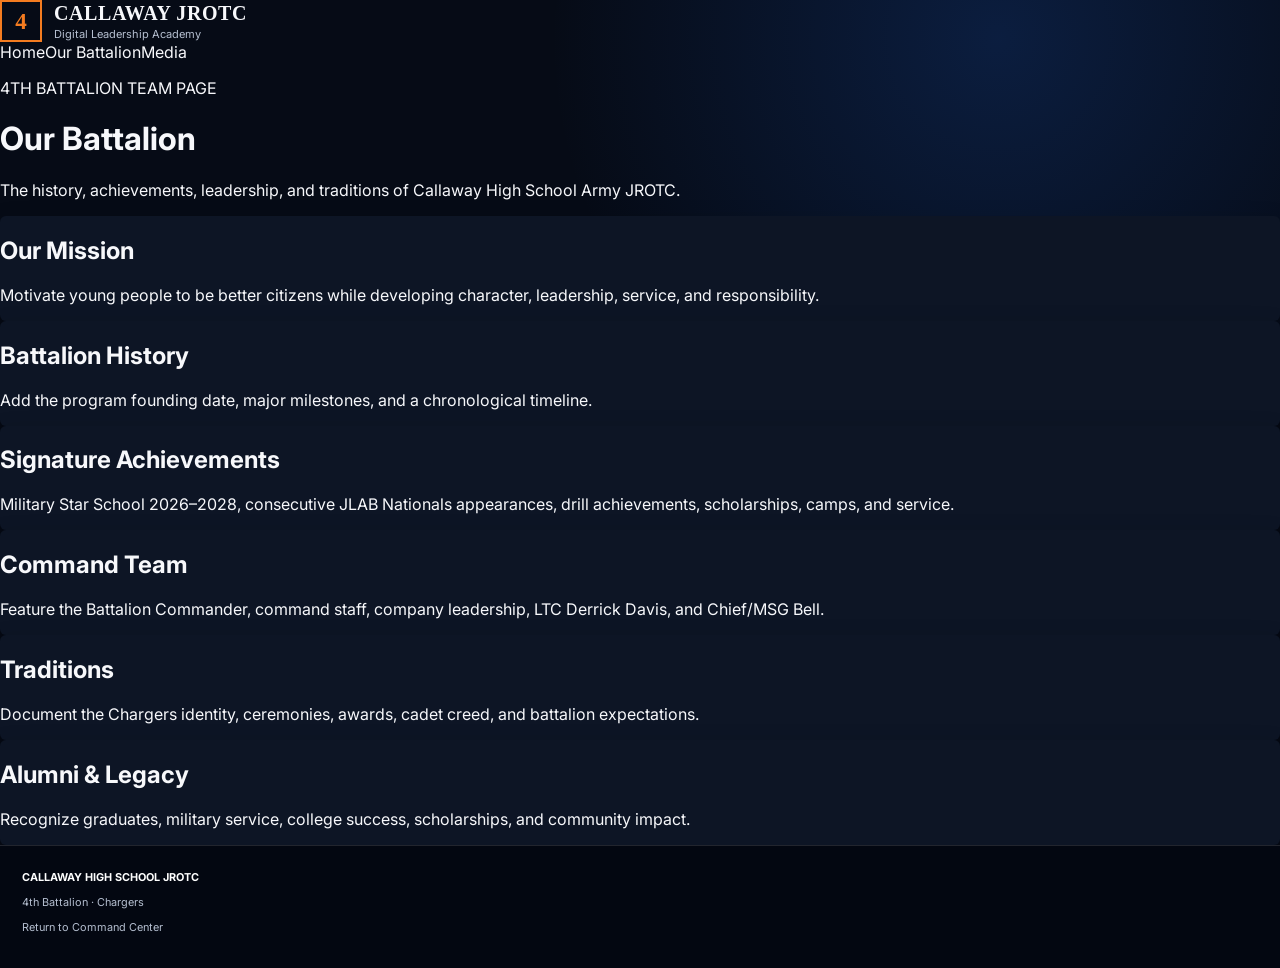
<file: battalion/our-battalion.html>
<!doctype html><html lang="en"><head><meta charset="utf-8"><meta name="viewport" content="width=device-width,initial-scale=1"><title>Our Battalion | Callaway JROTC</title>
<link rel="preconnect" href="https://fonts.googleapis.com"><link rel="preconnect" href="https://fonts.gstatic.com" crossorigin><link href="https://fonts.googleapis.com/css2?family=Barlow+Condensed:wght@600;700;800&family=Inter:wght@400;500;600;700;800&display=swap" rel="stylesheet"><link rel="stylesheet" href="../assets/css/style.css"></head><body>
<div class="topline"></div><nav class="nav"><div class="wrap"><a class="brand" href="../index.html"><span class="brand-mark">4</span><span><strong>CALLAWAY JROTC</strong><small>Digital Leadership Academy</small></span></a><div class="navlinks"><a href="../index.html">Home</a><a href="../battalion/our-battalion.html">Our Battalion</a><a href="../media/gallery.html">Media</a></div></div></nav>
<header class="page-hero"><div class="wrap"><p class="eyebrow">4TH BATTALION TEAM PAGE</p><h1>Our Battalion</h1><p>The history, achievements, leadership, and traditions of Callaway High School Army JROTC.</p></div></header>
<main class="section"><div class="wrap content-grid"><article class="content-card"><h2>Our Mission</h2><p>Motivate young people to be better citizens while developing character, leadership, service, and responsibility.</p></article><article class="content-card"><h2>Battalion History</h2><p>Add the program founding date, major milestones, and a chronological timeline.</p></article><article class="content-card"><h2>Signature Achievements</h2><p>Military Star School 2026–2028, consecutive JLAB Nationals appearances, drill achievements, scholarships, camps, and service.</p></article><article class="content-card"><h2>Command Team</h2><p>Feature the Battalion Commander, command staff, company leadership, LTC Derrick Davis, and Chief/MSG Bell.</p></article><article class="content-card"><h2>Traditions</h2><p>Document the Chargers identity, ceremonies, awards, cadet creed, and battalion expectations.</p></article><article class="content-card"><h2>Alumni & Legacy</h2><p>Recognize graduates, military service, college success, scholarships, and community impact.</p></article></div></main>
<footer class="footer"><div class="wrap"><div><strong>CALLAWAY HIGH SCHOOL JROTC</strong><p>4th Battalion · Chargers</p></div><p><a href="../index.html">Return to Command Center</a></p></div></footer></body></html>
</file>
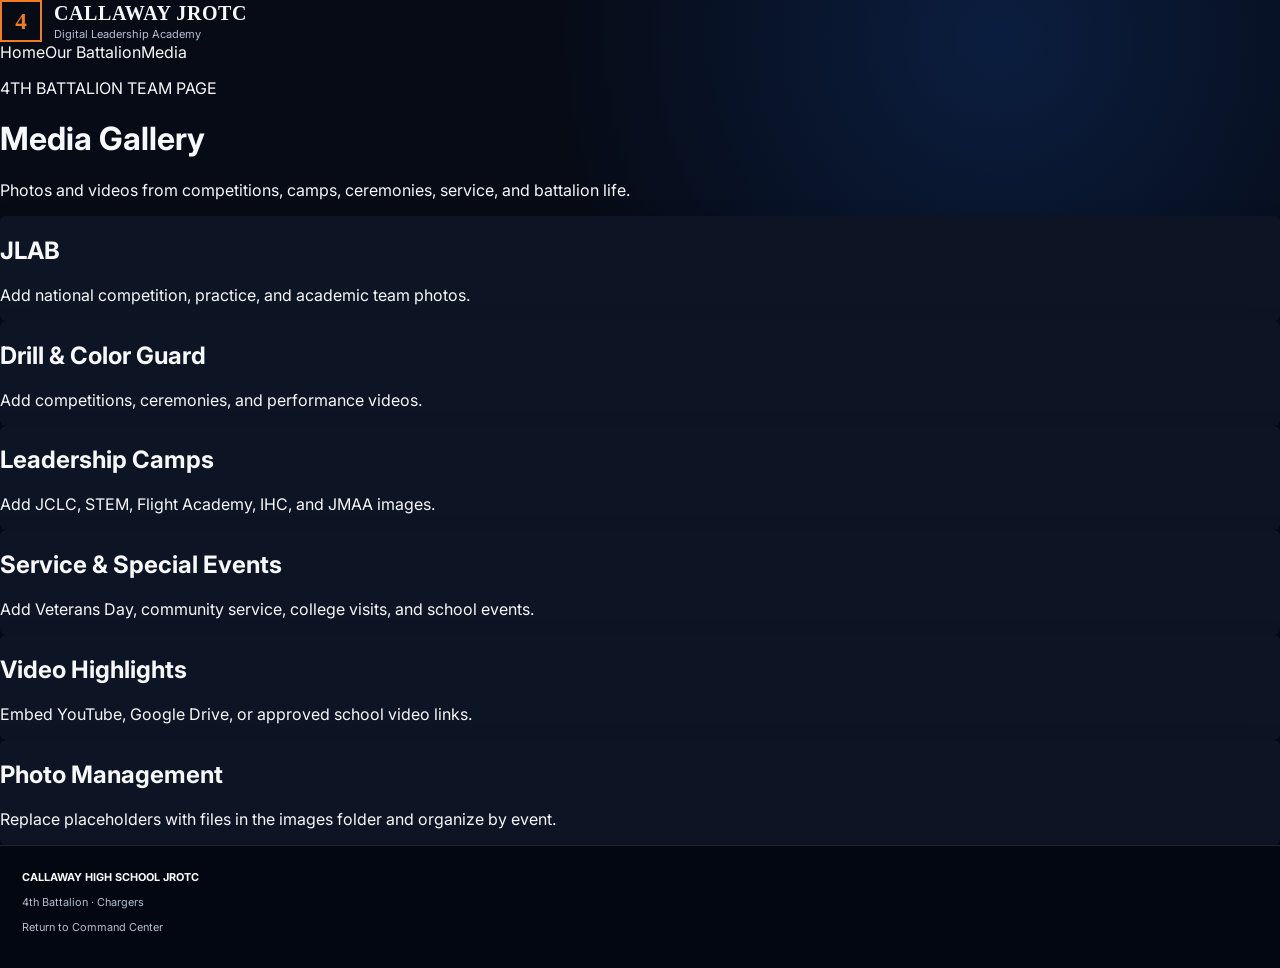
<file: media/gallery.html>
<!doctype html><html lang="en"><head><meta charset="utf-8"><meta name="viewport" content="width=device-width,initial-scale=1"><title>Media Gallery | Callaway JROTC</title>
<link rel="preconnect" href="https://fonts.googleapis.com"><link rel="preconnect" href="https://fonts.gstatic.com" crossorigin><link href="https://fonts.googleapis.com/css2?family=Barlow+Condensed:wght@600;700;800&family=Inter:wght@400;500;600;700;800&display=swap" rel="stylesheet"><link rel="stylesheet" href="../assets/css/style.css"></head><body>
<div class="topline"></div><nav class="nav"><div class="wrap"><a class="brand" href="../index.html"><span class="brand-mark">4</span><span><strong>CALLAWAY JROTC</strong><small>Digital Leadership Academy</small></span></a><div class="navlinks"><a href="../index.html">Home</a><a href="../battalion/our-battalion.html">Our Battalion</a><a href="../media/gallery.html">Media</a></div></div></nav>
<header class="page-hero"><div class="wrap"><p class="eyebrow">4TH BATTALION TEAM PAGE</p><h1>Media Gallery</h1><p>Photos and videos from competitions, camps, ceremonies, service, and battalion life.</p></div></header>
<main class="section"><div class="wrap content-grid"><article class="content-card"><h2>JLAB</h2><p>Add national competition, practice, and academic team photos.</p></article><article class="content-card"><h2>Drill & Color Guard</h2><p>Add competitions, ceremonies, and performance videos.</p></article><article class="content-card"><h2>Leadership Camps</h2><p>Add JCLC, STEM, Flight Academy, IHC, and JMAA images.</p></article><article class="content-card"><h2>Service & Special Events</h2><p>Add Veterans Day, community service, college visits, and school events.</p></article><article class="content-card"><h2>Video Highlights</h2><p>Embed YouTube, Google Drive, or approved school video links.</p></article><article class="content-card"><h2>Photo Management</h2><p>Replace placeholders with files in the images folder and organize by event.</p></article></div></main>
<footer class="footer"><div class="wrap"><div><strong>CALLAWAY HIGH SCHOOL JROTC</strong><p>4th Battalion · Chargers</p></div><p><a href="../index.html">Return to Command Center</a></p></div></footer></body></html>
</file>
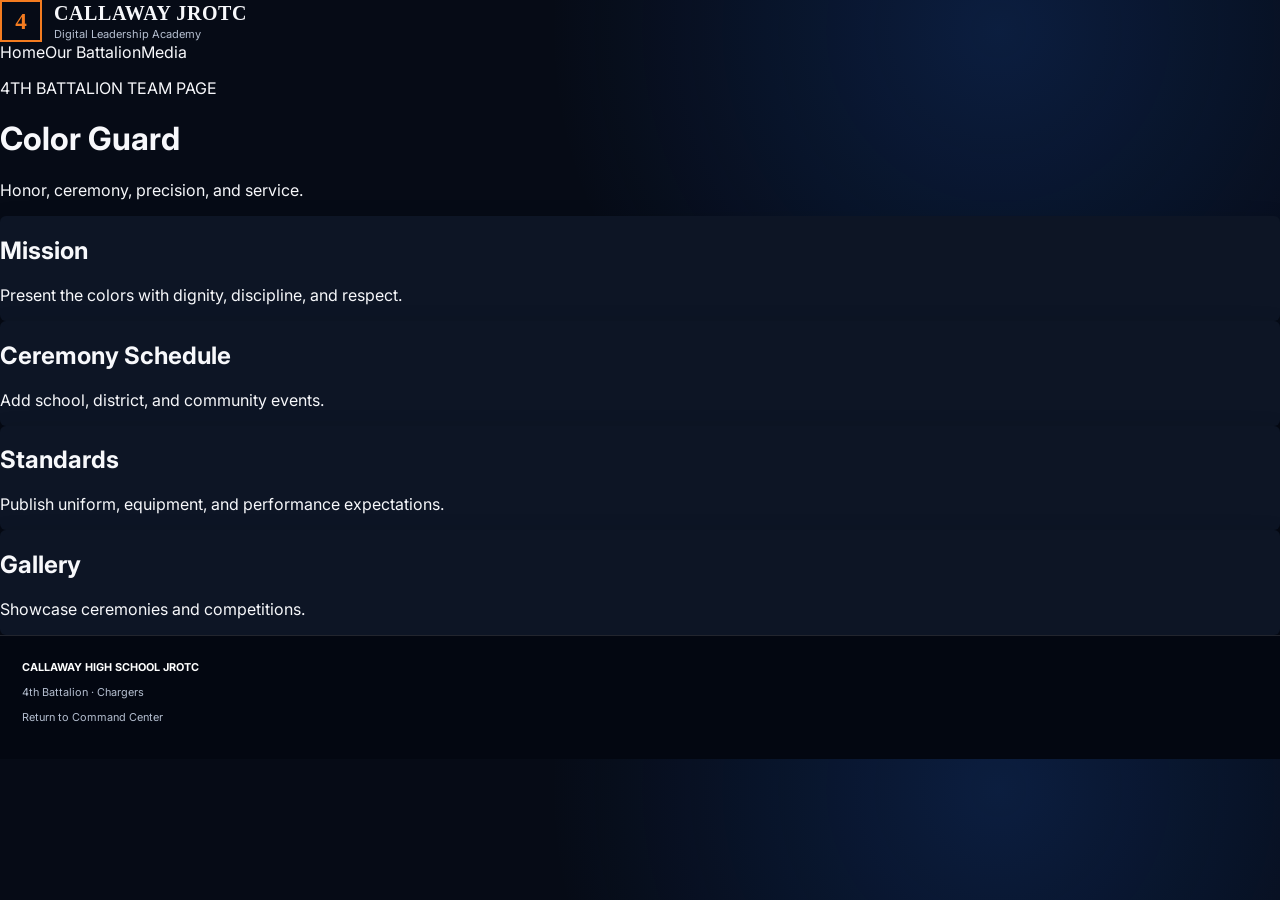
<file: teams/color-guard.html>
<!doctype html><html lang="en"><head><meta charset="utf-8"><meta name="viewport" content="width=device-width,initial-scale=1"><title>Color Guard | Callaway JROTC</title>
<link rel="preconnect" href="https://fonts.googleapis.com"><link rel="preconnect" href="https://fonts.gstatic.com" crossorigin><link href="https://fonts.googleapis.com/css2?family=Barlow+Condensed:wght@600;700;800&family=Inter:wght@400;500;600;700;800&display=swap" rel="stylesheet"><link rel="stylesheet" href="../assets/css/style.css"></head><body>
<div class="topline"></div><nav class="nav"><div class="wrap"><a class="brand" href="../index.html"><span class="brand-mark">4</span><span><strong>CALLAWAY JROTC</strong><small>Digital Leadership Academy</small></span></a><div class="navlinks"><a href="../index.html">Home</a><a href="../battalion/our-battalion.html">Our Battalion</a><a href="../media/gallery.html">Media</a></div></div></nav>
<header class="page-hero"><div class="wrap"><p class="eyebrow">4TH BATTALION TEAM PAGE</p><h1>Color Guard</h1><p>Honor, ceremony, precision, and service.</p></div></header>
<main class="section"><div class="wrap content-grid"><article class="content-card"><h2>Mission</h2><p>Present the colors with dignity, discipline, and respect.</p></article><article class="content-card"><h2>Ceremony Schedule</h2><p>Add school, district, and community events.</p></article><article class="content-card"><h2>Standards</h2><p>Publish uniform, equipment, and performance expectations.</p></article><article class="content-card"><h2>Gallery</h2><p>Showcase ceremonies and competitions.</p></article></div></main>
<footer class="footer"><div class="wrap"><div><strong>CALLAWAY HIGH SCHOOL JROTC</strong><p>4th Battalion · Chargers</p></div><p><a href="../index.html">Return to Command Center</a></p></div></footer></body></html>
</file>
<file: assets/css/style.css>
:root{
  --blue:#123f8c;
  --blue-bright:#1d5fd1;
  --orange:#f47c20;
  --orange-light:#ff9b4a;
  --ink:#060b16;
  --panel:#0d1525;
  --panel-2:#121d30;
  --text:#f7f8fb;
  --muted:#b5bfd0;
  --line:rgba(255,255,255,.12);
  --shadow:0 18px 45px rgba(0,0,0,.42);
}
*{box-sizing:border-box}
html{scroll-behavior:smooth}
body{
  margin:0;
  background:
    radial-gradient(circle at 78% 4%,rgba(29,95,209,.22),transparent 28rem),
    var(--ink);
  color:var(--text);
  font-family:Inter,Arial,sans-serif;
}
a{color:inherit;text-decoration:none}
button{font:inherit}
.skip-link{position:absolute;left:-9999px}
.skip-link:focus{left:12px;top:12px;z-index:1000;background:#fff;color:#000;padding:10px}
.site-header{
  position:sticky;
  top:0;
  z-index:50;
  background:rgba(6,11,22,.94);
  border-bottom:1px solid var(--line);
  backdrop-filter:blur(14px);
}
.header-inner{
  width:min(1500px,calc(100% - 44px));
  min-height:76px;
  margin:auto;
  display:flex;
  align-items:center;
  justify-content:space-between;
  gap:24px;
}
.brand{display:flex;align-items:center;gap:12px}
.brand-mark{
  display:grid;
  place-items:center;
  width:42px;height:42px;
  border:2px solid var(--orange);
  color:var(--orange);
  font:800 1.45rem Oswald;
}
.brand strong{display:block;font:700 1.25rem Oswald;letter-spacing:.03em}
.brand small{display:block;color:var(--muted);font-size:.69rem;margin-top:2px}
.main-nav{display:flex;align-items:center;gap:28px}
.main-nav a{
  color:#d8deea;
  font-size:.76rem;
  font-weight:800;
  letter-spacing:.035em;
}
.main-nav a:hover,.main-nav a.active{color:#fff}
.main-nav a.active{border-bottom:3px solid var(--orange);padding-bottom:7px}
.canvas-button{border:1px solid var(--orange);padding:12px 16px!important}
.canvas-button:hover{background:var(--orange);color:#07101e!important}
.menu-button{display:none;background:none;border:1px solid var(--line);color:#fff;padding:8px 12px}

.featured{
  position:relative;
  min-height:560px;
  display:flex;
  align-items:flex-end;
  overflow:hidden;
  background:
    linear-gradient(90deg,rgba(4,9,18,.98) 0%,rgba(4,9,18,.82) 40%,rgba(4,9,18,.25) 72%),
    linear-gradient(0deg,var(--ink) 0%,transparent 42%),
    url("../../images/homepage/hero.jpg") center/cover no-repeat,
    linear-gradient(135deg,#0c1d3f,#09101e 62%,#3f1e0b);
}
.featured:after{
  content:"";
  position:absolute;inset:0;
  background:
    linear-gradient(130deg,transparent 48%,rgba(244,124,32,.11)),
    repeating-linear-gradient(115deg,transparent 0 80px,rgba(255,255,255,.018) 81px 82px);
}
.featured-overlay{position:absolute;inset:0;background:radial-gradient(circle at 72% 35%,rgba(29,95,209,.25),transparent 22rem)}
.featured-content{
  position:relative;
  z-index:2;
  width:min(1500px,calc(100% - 44px));
  margin:0 auto;
  padding:120px 0 76px;
}
.featured-label,.section-kicker{
  color:var(--orange-light);
  font-size:.66rem;
  font-weight:900;
  letter-spacing:.14em;
}
.featured h1{
  max-width:830px;
  margin:12px 0 8px;
  font:700 clamp(3.4rem,7vw,6.6rem)/.92 Oswald;
  letter-spacing:-.02em;
  text-transform:uppercase;
}
.featured-tagline{font-size:clamp(1.1rem,2vw,1.48rem);font-weight:700;margin:0 0 12px}
.featured-summary{max-width:660px;color:var(--muted);font-size:.94rem;line-height:1.65}
.featured-actions{display:flex;gap:12px;margin-top:24px}
.button{
  display:inline-flex;align-items:center;justify-content:center;
  min-height:46px;padding:12px 22px;
  border-radius:4px;font-size:.75rem;font-weight:900;
}
.button-primary{background:var(--orange);color:#07101e}
.button-primary:hover{background:var(--orange-light);transform:translateY(-2px)}
.button-secondary{background:rgba(255,255,255,.15);backdrop-filter:blur(8px)}
.button-secondary:hover{background:rgba(255,255,255,.23)}
.featured-meta{display:flex;gap:18px;margin-top:20px;color:#dde4ef;font-size:.7rem;font-weight:800}
.featured-meta span+span:before{content:"•";color:var(--orange);margin-right:18px}

.event-banner,.weekly-update,.rail-section{
  width:min(1500px,calc(100% - 44px));
  margin-left:auto;margin-right:auto;
}
.event-banner{
  position:relative;
  z-index:4;
  margin-top:-30px;
  padding:18px 22px;
  display:grid;
  grid-template-columns:1fr auto;
  align-items:center;
  gap:30px;
  background:linear-gradient(105deg,#142545,#0b1322 58%,#2c170b);
  border:1px solid rgba(244,124,32,.55);
  box-shadow:var(--shadow);
}
.event-copy h2{margin:5px 0 4px;font:700 1.6rem Oswald;text-transform:uppercase}
.event-copy p{margin:0;color:var(--muted);font-size:.76rem}
.countdown{display:grid;grid-template-columns:repeat(4,82px);gap:8px}
.countdown div{text-align:center;padding:10px;background:rgba(3,8,16,.62);border:1px solid var(--line)}
.countdown strong{display:block;color:var(--orange-light);font:700 1.8rem Oswald}
.countdown span{color:var(--muted);font-size:.58rem;font-weight:800;text-transform:uppercase}

.weekly-update{
  margin-top:26px;
  padding:24px;
  background:linear-gradient(125deg,rgba(29,95,209,.18),transparent 50%),var(--panel);
  border-left:5px solid var(--orange);
  box-shadow:0 12px 30px rgba(0,0,0,.22);
}
.weekly-heading{display:flex;justify-content:space-between;align-items:center;gap:20px}
.week-label{color:#d8deea;font-size:.65rem;font-weight:800}
.weekly-update h2{margin:10px 0 6px;font:700 2.2rem Oswald}
.weekly-update>p{max-width:900px;margin:0;color:var(--muted);line-height:1.65}
.weekly-priorities{display:grid;grid-template-columns:repeat(4,1fr);gap:10px;margin-top:18px}
.weekly-priorities span{
  padding:11px 12px;background:rgba(4,9,18,.55);border:1px solid var(--line);
  font-size:.69rem;font-weight:700;
}
.weekly-priorities span:before{content:"✓";color:var(--orange);margin-right:8px}

.rail-section{padding-top:34px}
.rail-heading{display:flex;justify-content:space-between;align-items:end;gap:20px;margin-bottom:13px}
.rail-heading h2{margin:5px 0 0;font:700 2rem Oswald}
.rail-heading>a{color:var(--muted);font-size:.7rem;font-weight:800}
.rail-heading>a:hover{color:var(--orange-light)}
.content-rail{
  display:grid;
  grid-auto-flow:column;
  grid-auto-columns:minmax(250px,1fr);
  grid-template-columns:repeat(4,minmax(0,1fr));
  gap:12px;
  overflow-x:auto;
  padding:4px 4px 18px;
  scrollbar-width:thin;
}
.content-card{
  min-width:0;
  background:var(--panel);
  border-radius:6px;
  overflow:hidden;
  transition:.22s ease;
  box-shadow:0 10px 24px rgba(0,0,0,.25);
}
.content-card:hover{transform:scale(1.035);z-index:3;box-shadow:var(--shadow)}
.card-visual{
  height:142px;
  display:flex;
  align-items:flex-end;
  padding:15px;
  background-size:cover;background-position:center;
  position:relative;
}
.card-visual:after{content:"";position:absolute;inset:0;background:linear-gradient(0deg,rgba(2,6,14,.9),transparent 65%)}
.card-visual span{position:relative;z-index:1;color:#fff;font:700 1.45rem Oswald}
.card-unit-one{background:linear-gradient(135deg,#184b9a,#0b1730 70%,#f47c20)}
.card-leadership{background:linear-gradient(135deg,#1c3264,#0c1526 60%,#7e3514)}
.card-teamwork{background:linear-gradient(135deg,#17366d,#0b182d 60%,#ac4c17)}
.card-decisions{background:linear-gradient(135deg,#214b92,#101a2d 60%,#673010)}
.card-body{padding:14px}
.card-body h3{margin:0 0 6px;font-size:.91rem}
.card-body p{min-height:38px;margin:0;color:var(--muted);font-size:.69rem;line-height:1.45}
.card-body small{display:block;margin-top:11px;color:var(--orange-light);font-weight:800;font-size:.6rem}
.progress-line{height:5px;margin-top:13px;background:#050a12}
.progress-line i{display:block;height:100%;background:linear-gradient(90deg,var(--orange),var(--blue-bright))}

.quick-rail{display:grid;grid-template-columns:repeat(4,1fr);gap:12px}
.quick-card{
  display:grid;
  grid-template-columns:44px 1fr auto;
  align-items:center;gap:12px;
  padding:16px;background:var(--panel);border:1px solid transparent;border-radius:6px;
  transition:.2s ease;
}
.quick-card:hover{border-color:var(--orange);transform:translateY(-3px)}
.quick-icon{
  display:grid;place-items:center;width:42px;height:42px;
  background:rgba(29,95,209,.2);color:var(--orange-light);
  font:800 1.25rem Oswald;border-radius:4px;
}
.quick-card strong{display:block;font-size:.8rem}
.quick-card small{display:block;color:var(--muted);font-size:.62rem;margin-top:3px}
.quick-card em{color:var(--orange-light);font-size:.56rem;font-style:normal;font-weight:900;text-transform:uppercase}

.activity-rail{grid-template-columns:repeat(5,minmax(0,1fr));grid-auto-columns:minmax(210px,1fr)}
.poster-card{
  min-height:235px;
  padding:18px;
  display:flex;
  flex-direction:column;
  justify-content:flex-end;
  border-radius:6px;
  background-size:cover;
  box-shadow:0 12px 26px rgba(0,0,0,.3);
  transition:.22s ease;
}
.poster-card:hover{transform:scale(1.04);box-shadow:var(--shadow)}
.poster-card span{font:700 1.65rem Oswald}
.poster-card small{color:#d4dbea;font-size:.62rem;margin-top:4px}
.poster-card.drill{background:linear-gradient(0deg,rgba(5,9,17,.94),transparent),linear-gradient(135deg,#174b9b,#091223)}
.poster-card.color-guard{background:linear-gradient(0deg,rgba(5,9,17,.94),transparent),linear-gradient(135deg,#e16a18,#152b54)}
.poster-card.raiders{background:linear-gradient(0deg,rgba(5,9,17,.94),transparent),linear-gradient(135deg,#102d5f,#43200e)}
.poster-card.jlab{background:linear-gradient(0deg,rgba(5,9,17,.94),transparent),linear-gradient(135deg,#245db7,#121a2a)}
.poster-card.saber{background:linear-gradient(0deg,rgba(5,9,17,.94),transparent),linear-gradient(135deg,#b64f11,#0a1831)}

.highlight-grid{display:grid;grid-template-columns:repeat(4,1fr);gap:12px}
.highlight-grid article{padding:22px;background:linear-gradient(140deg,rgba(29,95,209,.14),transparent),var(--panel);border-bottom:3px solid var(--orange)}
.highlight-grid strong{display:block;color:#fff;font:700 2.25rem Oswald}
.highlight-grid span{display:block;color:var(--orange-light);font-size:.68rem;font-weight:900;text-transform:uppercase}
.highlight-grid small{display:block;color:var(--muted);font-size:.61rem;margin-top:7px}

.family-section{padding-bottom:44px}
.family-card{
  display:grid;grid-template-columns:1.4fr auto;align-items:center;gap:28px;
  padding:28px;background:linear-gradient(110deg,#173a79,#0d1729 62%,#45200c);
  border:1px solid rgba(255,255,255,.12);
}
.family-card h2{margin:7px 0;font:700 2rem Oswald}
.family-card p{max-width:850px;margin:0;color:#d4dcea;line-height:1.55}
.family-actions{display:flex;gap:10px}

footer{
  padding:24px max(22px,calc((100% - 1500px)/2));
  display:flex;justify-content:space-between;gap:20px;
  background:#030711;border-top:1px solid var(--line);
  color:var(--muted);font-size:.68rem;
}
footer strong{display:block;color:#fff}
footer span{display:block;margin-top:4px}

@media(max-width:1050px){
  .main-nav{display:none;position:absolute;top:76px;left:0;right:0;padding:18px 22px;background:#070d18;flex-direction:column;align-items:flex-start}
  .main-nav.open{display:flex}
  .menu-button{display:block}
  .content-rail{grid-template-columns:none}
  .quick-rail,.highlight-grid{grid-template-columns:1fr 1fr}
  .weekly-priorities{grid-template-columns:1fr 1fr}
  .family-card{grid-template-columns:1fr}
}
@media(max-width:720px){
  .header-inner,.featured-content,.event-banner,.weekly-update,.rail-section{width:min(100% - 26px,1500px)}
  .featured{min-height:520px}
  .featured-content{padding-bottom:58px}
  .featured h1{font-size:3rem}
  .event-banner{grid-template-columns:1fr}
  .countdown{grid-template-columns:repeat(2,1fr)}
  .weekly-heading,.rail-heading{align-items:flex-start;flex-direction:column}
  .quick-rail,.highlight-grid,.weekly-priorities{grid-template-columns:1fr}
  .family-actions,.featured-actions{flex-direction:column;align-items:stretch}
  footer{flex-direction:column}
}


/* VERSION 8.0 — CALLAWAY LOGO + REAL HERO PHOTOGRAPH */
.brand{
  min-width:290px;
}
.brand-logo{
  width:72px;
  height:72px;
  object-fit:contain;
  flex:0 0 auto;
  filter:drop-shadow(0 8px 14px rgba(0,0,0,.45));
}
.brand-copy strong{
  color:#fff;
  font-size:1.35rem;
}
.brand-copy small{
  color:#c8d2e2;
}
.featured{
  min-height:590px;
  background:
    linear-gradient(90deg,rgba(3,8,17,.98) 0%,rgba(3,8,17,.88) 34%,rgba(3,8,17,.37) 64%,rgba(3,8,17,.18) 100%),
    linear-gradient(0deg,var(--ink) 0%,transparent 46%),
    url("../../images/homepage/hero.jpg") center 38%/cover no-repeat;
}
.featured:before{
  content:"";
  position:absolute;
  inset:0;
  z-index:1;
  background:
    radial-gradient(circle at 10% 55%,rgba(244,124,32,.16),transparent 22rem),
    linear-gradient(90deg,rgba(6,11,22,.22),transparent 54%);
  pointer-events:none;
}
.hero-watermark{
  position:absolute;
  z-index:2;
  right:3.5%;
  bottom:5%;
  width:clamp(170px,18vw,310px);
  opacity:.13;
  filter:drop-shadow(0 12px 24px rgba(0,0,0,.6));
  pointer-events:none;
}
.featured-content{
  z-index:3;
}
.featured h1{
  max-width:760px;
  text-shadow:0 8px 24px rgba(0,0,0,.65);
}
.featured-tagline,
.featured-summary{
  text-shadow:0 3px 12px rgba(0,0,0,.85);
}
@media(max-width:1050px){
  .brand{min-width:0}
  .brand-logo{width:58px;height:58px}
}
@media(max-width:720px){
  .brand-copy small{display:none}
  .brand-logo{width:48px;height:48px}
  .hero-watermark{display:none}
  .featured{
    background:
      linear-gradient(90deg,rgba(3,8,17,.97),rgba(3,8,17,.64)),
      linear-gradient(0deg,var(--ink),transparent 48%),
      url("../../images/homepage/hero.jpg") 58% center/cover no-repeat;
  }
}

/* VERSION 9.0 FINAL CORRECTIONS */
.countdown div{min-width:0}
@media(max-width:900px){
  .countdown{grid-template-columns:repeat(4,minmax(64px,1fr))}
}
@media(max-width:560px){
  .countdown{grid-template-columns:repeat(2,1fr)}
}
</file>
<file: assets/css/academy.css>
:root{--navy:#06162d;--navy2:#0b2447;--blue:#1479ff;--orange:#ff7a00;--white:#f7fbff;--muted:#9fb2c9;--panel:rgba(15,39,75,.78);--line:rgba(255,255,255,.12);--good:#42d392;--shadow:0 28px 70px rgba(0,0,0,.35)}
*{box-sizing:border-box}html{scroll-behavior:smooth}body{margin:0;background:radial-gradient(circle at 20% 0%,rgba(20,121,255,.18),transparent 35%),radial-gradient(circle at 90% 10%,rgba(255,122,0,.14),transparent 28%),linear-gradient(180deg,#041020,#071a34 55%,#041020);color:var(--white);font-family:Inter,system-ui,Segoe UI,Arial,sans-serif;min-height:100vh}a{color:inherit;text-decoration:none}button,input,textarea{font:inherit}.skip{position:absolute;left:-9999px}.skip:focus{left:12px;top:12px;z-index:99;background:#fff;color:#000;padding:10px}.topbar{position:sticky;top:0;z-index:30;backdrop-filter:blur(16px);background:rgba(3,15,31,.82);border-bottom:1px solid var(--line)}.topbar-inner{max-width:1240px;margin:auto;display:flex;align-items:center;gap:18px;padding:14px 22px}.brand{display:flex;align-items:center;gap:12px;font-weight:900;letter-spacing:.06em}.crest{width:42px;height:42px;border-radius:12px;display:grid;place-items:center;background:linear-gradient(135deg,var(--orange),#ffb15c);color:#071a34;font-family:Oswald,sans-serif;font-size:24px}.brand small{display:block;color:var(--muted);font-weight:600;letter-spacing:.02em}.top-actions{margin-left:auto;display:flex;gap:10px}.pill,.btn{border:1px solid var(--line);border-radius:999px;padding:10px 16px;background:rgba(255,255,255,.06);color:#fff;cursor:pointer}.btn-primary{background:linear-gradient(135deg,var(--orange),#ff9b3d);border:none;color:#09172a;font-weight:900}.btn-blue{background:linear-gradient(135deg,#1479ff,#59a3ff);border:none;font-weight:800}.hero{max-width:1240px;margin:0 auto;padding:78px 22px 42px;display:grid;grid-template-columns:1.2fr .8fr;gap:28px;align-items:center}.eyebrow{color:#ffad61;font-size:.78rem;font-weight:900;letter-spacing:.18em;text-transform:uppercase}h1,h2,h3{font-family:Oswald,Inter,sans-serif;margin:0;line-height:1.05}h1{font-size:clamp(3rem,7vw,6.6rem);letter-spacing:-.03em}h2{font-size:clamp(2rem,4vw,3.5rem)}h3{font-size:1.35rem}.lede{font-size:1.15rem;line-height:1.7;color:#c4d3e5;max-width:760px}.hero-card,.panel{background:linear-gradient(180deg,rgba(18,47,88,.86),rgba(8,29,58,.86));border:1px solid var(--line);border-radius:28px;box-shadow:var(--shadow);backdrop-filter:blur(14px)}.hero-card{padding:26px}.metric-grid{display:grid;grid-template-columns:1fr 1fr;gap:12px;margin-top:18px}.metric{padding:18px;border:1px solid var(--line);border-radius:20px;background:rgba(255,255,255,.04)}.metric strong{font-size:2rem;display:block}.metric span{color:var(--muted);font-size:.86rem}.progress{height:10px;background:rgba(255,255,255,.08);border-radius:99px;overflow:hidden}.progress>i{display:block;height:100%;background:linear-gradient(90deg,var(--orange),var(--blue));border-radius:99px}.shell{max-width:1240px;margin:auto;padding:24px 22px 80px}.section-head{display:flex;justify-content:space-between;align-items:end;gap:16px;margin:38px 0 18px}.section-head p{color:var(--muted);margin:7px 0 0}.cards{display:grid;grid-template-columns:repeat(3,1fr);gap:18px}.card{padding:22px;border:1px solid var(--line);border-radius:22px;background:rgba(255,255,255,.045);transition:.25s}.card:hover{transform:translateY(-4px);background:rgba(255,255,255,.075)}.card .tag{font-size:.73rem;font-weight:900;letter-spacing:.12em;color:#ffb06a}.card p{color:var(--muted);line-height:1.6}.card footer{display:flex;justify-content:space-between;color:#cfe0f5;font-size:.84rem}.lesson-layout{max-width:1320px;margin:auto;padding:28px 22px 90px;display:grid;grid-template-columns:250px 1fr;gap:24px}.lesson-nav{position:sticky;top:88px;height:fit-content;padding:18px}.lesson-nav button{width:100%;text-align:left;margin:5px 0;padding:11px 12px;border:0;border-radius:12px;background:transparent;color:#b6c8dc;cursor:pointer}.lesson-nav button.active,.lesson-nav button:hover{background:rgba(20,121,255,.16);color:#fff}.lesson-main{min-width:0}.cinematic{min-height:72vh;display:flex;align-items:end;padding:42px;border-radius:30px;overflow:hidden;position:relative;background:linear-gradient(90deg,rgba(2,10,24,.94),rgba(3,20,41,.52)),radial-gradient(circle at 80% 20%,rgba(255,122,0,.35),transparent 32%),linear-gradient(135deg,#0d2b54,#07162d);box-shadow:var(--shadow)}.cinematic:after{content:'';position:absolute;inset:0;background:linear-gradient(transparent 58%,rgba(0,0,0,.36))}.cinematic-content{position:relative;z-index:2;max-width:820px}.big-question{font-size:clamp(2.2rem,5vw,5rem);margin:10px 0 18px}.lesson-section{scroll-margin-top:100px;margin-top:24px;padding:30px}.lesson-section p{color:#c4d3e5;line-height:1.7}.think-grid{display:grid;grid-template-columns:repeat(5,1fr);gap:12px;margin-top:20px}.think-card{padding:18px;border-radius:18px;background:rgba(255,255,255,.05);border:1px solid var(--line)}.think-card strong{display:block;font-size:2rem;color:#ff9d45}.video-wrap{aspect-ratio:16/9;border-radius:22px;overflow:hidden;background:#000}.video-wrap iframe{width:100%;height:100%;border:0}.prompt-grid{display:grid;grid-template-columns:repeat(3,1fr);gap:12px;margin-top:16px}.prompt{padding:15px;border-radius:16px;background:rgba(255,255,255,.05);border:1px solid var(--line);color:#d8e4f2}.choice-grid{display:grid;grid-template-columns:repeat(2,1fr);gap:12px;margin-top:16px}.choice{padding:18px;border-radius:18px;border:1px solid var(--line);background:rgba(255,255,255,.045);color:#fff;text-align:left;cursor:pointer}.choice:hover{border-color:#5da6ff}.choice.selected{outline:2px solid var(--orange);background:rgba(255,122,0,.12)}.reveal{display:none;margin-top:16px;padding:18px;border-left:4px solid var(--orange);background:rgba(255,122,0,.09);border-radius:14px}.reveal.show{display:block}textarea{width:100%;min-height:140px;border-radius:16px;border:1px solid var(--line);padding:16px;background:rgba(2,12,27,.65);color:#fff;resize:vertical}label{font-weight:800;display:block;margin:18px 0 8px}.court-evidence{display:grid;grid-template-columns:repeat(3,1fr);gap:12px}.evidence{padding:17px;border-radius:16px;background:rgba(255,255,255,.05);border:1px solid var(--line)}.evidence small{color:#ffaf65;font-weight:900}.status{margin-top:14px;color:#9bd7b9;font-weight:800}.completion{display:none;text-align:center;padding:46px}.completion.show{display:block}.badge{width:110px;height:110px;border-radius:50%;margin:0 auto 18px;display:grid;place-items:center;font-size:44px;background:linear-gradient(135deg,var(--orange),var(--blue));box-shadow:0 0 50px rgba(20,121,255,.35)}.facilitator{display:none;border-left:4px solid var(--blue);padding:14px 16px;background:rgba(20,121,255,.09);border-radius:12px;margin-top:16px}.instructor .facilitator{display:block}@media(max-width:900px){.hero{grid-template-columns:1fr}.cards{grid-template-columns:1fr 1fr}.lesson-layout{grid-template-columns:1fr}.lesson-nav{position:relative;top:0;display:flex;overflow:auto}.lesson-nav button{min-width:max-content}.think-grid{grid-template-columns:1fr 1fr}.court-evidence{grid-template-columns:1fr}}@media(max-width:620px){.top-actions .pill{display:none}.cards,.choice-grid,.prompt-grid,.metric-grid{grid-template-columns:1fr}.cinematic{padding:28px;min-height:68vh}.lesson-section{padding:22px}.think-grid{grid-template-columns:1fr}}
</file>
<file: lessons/lesson01/lesson01.css>
:root {
  --navy: #071a38;
  --navy-2: #0b2754;
  --blue: #1f6feb;
  --orange: #f47a1f;
  --orange-2: #ff9d45;
  --white: #f7f9fc;
  --muted: #9fb0cb;
  --panel: rgba(14, 35, 72, 0.78);
  --panel-solid: #102a58;
  --line: rgba(255,255,255,0.12);
  --success: #44d19d;
  --warning: #ffcb66;
  --danger: #ff7a7a;
  --shadow: 0 24px 60px rgba(0,0,0,0.34);
  --radius: 22px;
  --sidebar: 280px;
}

* { box-sizing: border-box; }
html { scroll-behavior: smooth; }
body {
  margin: 0;
  min-height: 100vh;
  color: var(--white);
  background:
    radial-gradient(circle at 20% -10%, rgba(31,111,235,.24), transparent 34%),
    radial-gradient(circle at 90% 10%, rgba(244,122,31,.16), transparent 30%),
    linear-gradient(135deg, #040d1c 0%, #071a38 45%, #08142b 100%);
  font-family: Inter, ui-sans-serif, system-ui, -apple-system, BlinkMacSystemFont, "Segoe UI", sans-serif;
  overflow-x: hidden;
}

button, textarea, input { font: inherit; }
button, a { -webkit-tap-highlight-color: transparent; }
a { color: inherit; text-decoration: none; }

.ambient {
  position: fixed;
  width: 420px;
  height: 420px;
  filter: blur(120px);
  opacity: .18;
  border-radius: 50%;
  pointer-events: none;
  z-index: 0;
}
.ambient-one { background: var(--blue); top: 15%; left: -180px; }
.ambient-two { background: var(--orange); right: -180px; bottom: 10%; }

.topbar {
  position: sticky;
  top: 0;
  z-index: 30;
  min-height: 76px;
  padding: 14px 24px;
  display: flex;
  align-items: center;
  justify-content: space-between;
  gap: 20px;
  background: rgba(4, 13, 28, .86);
  border-bottom: 1px solid var(--line);
  backdrop-filter: blur(20px);
}
.brand { display: flex; align-items: center; gap: 12px; }
.brand-mark {
  width: 46px; height: 46px; display: grid; place-items: center;
  border-radius: 14px;
  background: linear-gradient(135deg, var(--orange), #ffac55);
  color: var(--navy);
  font-weight: 1000;
  font-size: 24px;
  box-shadow: 0 10px 30px rgba(244,122,31,.25);
}
.brand-kicker {
  display: block;
  font-size: 11px;
  letter-spacing: .15em;
  color: var(--orange-2);
  font-weight: 900;
}
.brand strong { font-size: 15px; letter-spacing: .03em; }

.top-actions { display: flex; align-items: center; gap: 10px; }
.ghost-btn, .home-btn, .primary-btn {
  border: 0;
  border-radius: 999px;
  padding: 12px 18px;
  cursor: pointer;
  font-weight: 900;
  transition: .25s ease;
}
.ghost-btn {
  background: rgba(255,255,255,.06);
  color: var(--white);
  border: 1px solid var(--line);
}
.ghost-btn:hover { background: rgba(255,255,255,.12); transform: translateY(-1px); }
.home-btn, .primary-btn {
  color: #08142b;
  background: linear-gradient(135deg, var(--orange), var(--orange-2));
  box-shadow: 0 10px 26px rgba(244,122,31,.2);
}
.home-btn:hover, .primary-btn:hover { transform: translateY(-2px); box-shadow: 0 16px 36px rgba(244,122,31,.28); }

.lesson-shell {
  position: relative;
  z-index: 1;
  display: grid;
  grid-template-columns: var(--sidebar) minmax(0, 1fr);
  min-height: calc(100vh - 76px);
}

.sidebar {
  position: sticky;
  top: 76px;
  height: calc(100vh - 76px);
  padding: 22px 18px;
  border-right: 1px solid var(--line);
  background: rgba(5, 18, 39, .76);
  backdrop-filter: blur(18px);
  overflow-y: auto;
}
.progress-card {
  padding: 16px;
  border: 1px solid var(--line);
  background: rgba(255,255,255,.04);
  border-radius: 18px;
  margin-bottom: 18px;
}
.progress-label { display: flex; justify-content: space-between; font-size: 12px; color: var(--muted); }
.progress-label strong { color: var(--white); }
.progress-track {
  height: 8px; border-radius: 999px; overflow: hidden;
  margin-top: 11px; background: rgba(255,255,255,.08);
}
.progress-fill {
  width: 0%; height: 100%; border-radius: inherit;
  background: linear-gradient(90deg, var(--orange), var(--orange-2));
  transition: width .4s ease;
}
#lessonNav { display: grid; gap: 7px; }
.nav-item {
  width: 100%;
  display: flex;
  align-items: center;
  gap: 12px;
  padding: 12px 13px;
  border: 1px solid transparent;
  border-radius: 14px;
  background: transparent;
  color: var(--muted);
  text-align: left;
  cursor: pointer;
  font-weight: 800;
  transition: .22s ease;
}
.nav-item span {
  width: 28px; height: 28px; display: grid; place-items: center;
  border-radius: 9px; background: rgba(255,255,255,.06); font-size: 11px;
}
.nav-item:hover { color: var(--white); background: rgba(255,255,255,.05); }
.nav-item.active {
  color: var(--white);
  border-color: rgba(244,122,31,.35);
  background: linear-gradient(90deg, rgba(244,122,31,.18), rgba(31,111,235,.08));
}
.nav-item.complete span { background: rgba(68,209,157,.16); color: var(--success); }
.sidebar-note {
  margin-top: 22px;
  color: var(--muted);
  font-size: 12px;
  display: flex; align-items: center; gap: 9px;
  padding: 0 4px;
}
.pulse-dot {
  width: 8px; height: 8px; border-radius: 50%; background: var(--success);
  box-shadow: 0 0 0 0 rgba(68,209,157,.5);
  animation: pulse 1.8s infinite;
}
@keyframes pulse {
  70% { box-shadow: 0 0 0 8px rgba(68,209,157,0); }
  100% { box-shadow: 0 0 0 0 rgba(68,209,157,0); }
}

.lesson-content { padding: 28px clamp(20px, 4vw, 64px) 64px; }
.lesson-section {
  display: none;
  max-width: 1180px;
  margin: 0 auto;
  animation: reveal .4s ease;
}
.lesson-section.active { display: block; }
@keyframes reveal {
  from { opacity: 0; transform: translateY(14px); }
  to { opacity: 1; transform: translateY(0); }
}

.hero {
  position: relative;
  min-height: calc(100vh - 132px);
  border-radius: 30px;
  overflow: hidden;
  border: 1px solid var(--line);
  box-shadow: var(--shadow);
  background:
    linear-gradient(90deg, rgba(4,13,28,.96) 0%, rgba(4,13,28,.72) 52%, rgba(4,13,28,.28) 100%),
    radial-gradient(circle at 78% 30%, rgba(244,122,31,.34), transparent 25%),
    radial-gradient(circle at 70% 65%, rgba(31,111,235,.38), transparent 34%),
    linear-gradient(135deg, #0f2f64, #08162e);
}
.hero::after {
  content: "";
  position: absolute; inset: 0;
  background:
    linear-gradient(rgba(255,255,255,.025) 1px, transparent 1px),
    linear-gradient(90deg, rgba(255,255,255,.025) 1px, transparent 1px);
  background-size: 44px 44px;
  mask-image: linear-gradient(to right, transparent, black);
}
.hero-overlay {
  position: absolute; inset: auto -8% -34% auto;
  width: 62%; aspect-ratio: 1;
  border: 1px solid rgba(255,255,255,.14);
  border-radius: 50%;
  box-shadow:
    0 0 0 60px rgba(255,255,255,.025),
    0 0 0 120px rgba(255,255,255,.018),
    0 0 0 180px rgba(255,255,255,.012);
}
.hero-content {
  position: relative;
  z-index: 2;
  max-width: 760px;
  padding: clamp(48px, 8vw, 110px) clamp(28px, 7vw, 90px);
}
.eyebrow {
  display: inline-block;
  color: var(--orange-2);
  font-size: 12px;
  font-weight: 1000;
  letter-spacing: .19em;
  margin-bottom: 14px;
}
.hero h1, .section-heading h2 {
  margin: 0;
  line-height: .98;
  letter-spacing: -.045em;
}
.hero h1 { font-size: clamp(52px, 8vw, 102px); max-width: 760px; }
.hero h1 em { font-style: normal; color: var(--orange); }
.hero-lead {
  font-size: clamp(18px, 2vw, 24px);
  line-height: 1.6;
  color: #d6e0ef;
  max-width: 690px;
  margin: 26px 0;
}
.hero-meta { display: flex; flex-wrap: wrap; gap: 10px; margin-bottom: 30px; }
.hero-meta span {
  padding: 8px 12px; border-radius: 999px;
  color: #d6e0ef; background: rgba(255,255,255,.07); border: 1px solid var(--line);
  font-size: 12px; font-weight: 800;
}
.begin-btn { padding: 15px 22px; font-size: 16px; }
.hero-quote {
  position: absolute;
  z-index: 2;
  right: 36px; bottom: 34px;
  width: min(360px, 40%);
  padding: 22px;
  border-radius: 20px;
  background: rgba(4,13,28,.72);
  border: 1px solid var(--line);
  backdrop-filter: blur(18px);
}
.hero-quote small { color: var(--orange-2); font-weight: 900; letter-spacing: .14em; }
.hero-quote p { margin: 8px 0 0; font-size: 18px; line-height: 1.45; font-weight: 800; }

.section-heading { max-width: 850px; margin: 18px 0 32px; }
.section-heading h2 { font-size: clamp(38px, 6vw, 68px); }
.section-heading p { color: var(--muted); font-size: 18px; line-height: 1.7; margin: 18px 0 0; }

.definition-grid {
  display: grid;
  grid-template-columns: repeat(4, 1fr);
  gap: 16px;
}
.feature-card, .response-card, .compass-card, .journal-card, .commitment-card {
  border: 1px solid var(--line);
  border-radius: var(--radius);
  background: linear-gradient(145deg, rgba(19,50,101,.82), rgba(9,26,56,.9));
  box-shadow: var(--shadow);
}
.feature-card { padding: 22px; min-height: 220px; }
.feature-icon {
  width: 48px; height: 48px; display: grid; place-items: center;
  border-radius: 15px;
  background: rgba(244,122,31,.16);
  color: var(--orange-2);
  font-weight: 1000;
}
.feature-card h3 { font-size: 24px; margin: 28px 0 10px; }
.feature-card p { margin: 0; color: var(--muted); line-height: 1.65; }

.callout {
  display: flex; justify-content: space-between; align-items: center; gap: 20px;
  padding: 24px;
  margin-top: 22px;
  border-radius: var(--radius);
  border: 1px solid rgba(244,122,31,.35);
  background: linear-gradient(90deg, rgba(244,122,31,.16), rgba(31,111,235,.08));
}
.callout-label { color: var(--orange-2); font-size: 11px; font-weight: 1000; letter-spacing: .16em; }
.callout h3 { margin: 7px 0 0; font-size: 22px; }
.complete-section-btn {
  flex: 0 0 auto;
  border: 1px solid var(--line); border-radius: 999px;
  padding: 11px 16px; color: var(--white); background: rgba(255,255,255,.06);
  font-weight: 900; cursor: pointer;
}
.complete-section-btn.done { color: var(--success); border-color: rgba(68,209,157,.35); }

.myth-grid {
  display: grid;
  grid-template-columns: repeat(3, minmax(0,1fr));
  gap: 16px;
  perspective: 1200px;
}
.flip-card {
  position: relative;
  min-height: 250px;
  border: 0;
  border-radius: var(--radius);
  background: transparent;
  cursor: pointer;
  transform-style: preserve-3d;
  transition: transform .65s cubic-bezier(.2,.7,.2,1);
}
.flip-card.flipped { transform: rotateY(180deg); }
.card-face {
  position: absolute; inset: 0;
  display: flex; flex-direction: column; justify-content: space-between;
  padding: 24px;
  border-radius: var(--radius);
  border: 1px solid var(--line);
  backface-visibility: hidden;
  text-align: left;
  box-shadow: var(--shadow);
}
.card-front { background: linear-gradient(145deg, #153a75, #0a2148); }
.card-back {
  transform: rotateY(180deg);
  background: linear-gradient(145deg, rgba(244,122,31,.24), #102957);
}
.card-face small { color: var(--orange-2); font-weight: 1000; letter-spacing: .16em; }
.card-face strong { font-size: 27px; line-height: 1.15; }
.card-face em { font-style: normal; color: var(--muted); font-size: 13px; }
.card-face p { color: #d7e1f0; line-height: 1.55; margin: 0; }

.status-message {
  min-height: 24px;
  margin-top: 16px;
  color: var(--muted);
  font-weight: 800;
}
.status-message.success { color: var(--success); }
.status-message.warning { color: var(--warning); }

.video-panel {
  display: grid;
  grid-template-columns: 1fr;
  gap: 16px;
}
.video-placeholder {
  min-height: 330px;
  display: grid;
  place-items: center;
  align-content: center;
  text-align: center;
  border-radius: 26px;
  border: 1px solid var(--line);
  background:
    radial-gradient(circle at 50% 40%, rgba(244,122,31,.2), transparent 25%),
    linear-gradient(145deg, #102d60, #08172f);
  box-shadow: var(--shadow);
}
.play-ring {
  width: 82px; height: 82px; display: grid; place-items: center;
  border-radius: 50%;
  background: linear-gradient(135deg, var(--orange), var(--orange-2));
  color: var(--navy); font-size: 28px; padding-left: 5px;
  box-shadow: 0 0 0 14px rgba(244,122,31,.1);
}
.video-placeholder h3 { font-size: 30px; margin: 24px 0 6px; }
.video-placeholder p, .video-placeholder small { color: var(--muted); }
.instructor-panel {
  padding: 18px;
  border: 1px dashed rgba(244,122,31,.5);
  border-radius: 16px;
  background: rgba(244,122,31,.08);
  color: #f7d2b2;
}
.hidden { display: none !important; }

.response-grid {
  margin-top: 18px;
  display: grid; grid-template-columns: 1fr 1fr; gap: 16px;
}
.response-card { display: block; padding: 18px; }
.response-card.full { grid-column: 1 / -1; }
.response-card span { display: block; font-weight: 900; margin-bottom: 10px; }
textarea, input[type="text"] {
  width: 100%;
  color: var(--white);
  background: rgba(3,13,29,.65);
  border: 1px solid var(--line);
  border-radius: 14px;
  padding: 14px;
  outline: none;
  transition: .2s ease;
}
textarea { min-height: 118px; resize: vertical; line-height: 1.55; }
textarea:focus, input[type="text"]:focus { border-color: rgba(244,122,31,.65); box-shadow: 0 0 0 4px rgba(244,122,31,.08); }
.save-response-btn { margin-top: 16px; }

.scenario-stack { display: grid; gap: 16px; }
.scenario-card {
  display: grid;
  grid-template-columns: 84px 1fr;
  border: 1px solid var(--line);
  border-radius: var(--radius);
  overflow: hidden;
  background: rgba(12,34,72,.74);
  box-shadow: var(--shadow);
}
.scenario-number {
  display: grid; place-items: center;
  background: linear-gradient(180deg, rgba(244,122,31,.24), rgba(31,111,235,.12));
  color: var(--orange-2);
  font-size: 24px; font-weight: 1000;
}
.scenario-body { padding: 22px; }
.scenario-body h3 { font-size: 25px; margin: 0 0 8px; }
.scenario-body > p { color: var(--muted); margin: 0 0 16px; }
.choice-list { display: grid; gap: 9px; }
.choice-list button {
  padding: 13px 15px;
  border-radius: 13px;
  border: 1px solid var(--line);
  color: var(--white);
  background: rgba(255,255,255,.045);
  text-align: left;
  cursor: pointer;
  font-weight: 800;
}
.choice-list button:hover { background: rgba(255,255,255,.09); }
.choice-list button.selected {
  border-color: rgba(244,122,31,.65);
  background: rgba(244,122,31,.15);
}
.choice-feedback {
  display: none;
  margin-top: 14px;
  padding: 13px 15px;
  border-radius: 13px;
  background: rgba(68,209,157,.09);
  border: 1px solid rgba(68,209,157,.24);
  color: #c6f6e5;
  line-height: 1.55;
}
.choice-feedback.show { display: block; }

.compass-layout { display: grid; grid-template-columns: 1.25fr .75fr; gap: 18px; }
.rating-panel {
  padding: 22px;
  border: 1px solid var(--line);
  border-radius: var(--radius);
  background: rgba(10,31,66,.72);
  box-shadow: var(--shadow);
}
.rating-row { padding: 15px 0; border-bottom: 1px solid var(--line); }
.rating-row:last-child { border-bottom: 0; }
.rating-row label { display: flex; justify-content: space-between; font-weight: 900; }
.rating-row label span { color: var(--orange-2); }
.rating-row small { display: block; color: var(--muted); margin-top: 7px; }
input[type="range"] { width: 100%; accent-color: var(--orange); margin: 12px 0 0; }
.compass-card { padding: 26px; text-align: center; align-self: stretch; }
.score-ring {
  width: 150px; height: 150px; border-radius: 50%;
  display: grid; place-items: center; align-content: center;
  margin: 4px auto 20px;
  background: conic-gradient(var(--orange) 60%, rgba(255,255,255,.08) 0);
  box-shadow: inset 0 0 0 14px #0d2854, 0 18px 44px rgba(0,0,0,.28);
}
.score-ring span { font-size: 44px; font-weight: 1000; line-height: 1; }
.score-ring small { color: var(--muted); }
.compass-card h3 { font-size: 27px; margin: 0 0 10px; }
.compass-card p { color: var(--muted); line-height: 1.55; }
.strength-line {
  display: flex; justify-content: space-between; gap: 12px;
  padding: 12px 0; border-top: 1px solid var(--line); text-align: left;
}
.strength-line span { color: var(--muted); }
.strength-line strong { color: var(--orange-2); }

.challenge-card {
  overflow: hidden;
  border: 1px solid var(--line);
  border-radius: 28px;
  background: rgba(10,31,66,.76);
  box-shadow: var(--shadow);
}
.challenge-banner {
  padding: 28px;
  background:
    linear-gradient(90deg, rgba(244,122,31,.26), rgba(31,111,235,.16)),
    #0f2e60;
}
.challenge-banner span { color: var(--orange-2); font-size: 11px; font-weight: 1000; letter-spacing: .18em; }
.challenge-banner h3 { margin: 8px 0 0; font-size: 34px; }
.challenge-content { padding: 26px; }
.challenge-content > p { color: #d8e2f0; font-size: 18px; line-height: 1.7; }
fieldset {
  border: 1px solid var(--line);
  border-radius: 18px;
  padding: 18px;
  margin: 22px 0;
}
legend { padding: 0 8px; color: var(--orange-2); font-weight: 900; }
fieldset label {
  display: block;
  padding: 12px 10px;
  border-radius: 11px;
  cursor: pointer;
}
fieldset label:hover { background: rgba(255,255,255,.05); }
input[type="radio"] { accent-color: var(--orange); margin-right: 8px; }
.challenge-feedback {
  display: none; margin-top: 16px; padding: 18px; border-radius: 15px;
  line-height: 1.6; border: 1px solid var(--line);
}
.challenge-feedback.show { display: block; }
.challenge-feedback.strong { color: #c9f7e8; background: rgba(68,209,157,.1); border-color: rgba(68,209,157,.25); }
.challenge-feedback.developing { color: #ffe7ba; background: rgba(255,203,102,.1); border-color: rgba(255,203,102,.25); }

.journal-card { overflow: hidden; }
.journal-header, .journal-footer {
  display: flex; align-items: center; justify-content: space-between; gap: 16px;
  padding: 20px 22px;
}
.journal-header { border-bottom: 1px solid var(--line); }
.journal-header small { color: var(--orange-2); font-weight: 1000; letter-spacing: .14em; }
.journal-header h3 { margin: 6px 0 0; font-size: 27px; }
.journal-header > span { color: var(--muted); font-weight: 800; }
.journal-textarea {
  min-height: 330px;
  border: 0; border-radius: 0;
  padding: 24px;
  background: rgba(4,13,28,.42);
  font-size: 18px;
}
.journal-footer { border-top: 1px solid var(--line); }
.journal-footer span { color: var(--muted); }

.action-grid { display: grid; grid-template-columns: repeat(4, 1fr); gap: 15px; }
.action-card {
  min-height: 260px;
  padding: 22px;
  border-radius: var(--radius);
  border: 1px solid var(--line);
  color: var(--white);
  background: linear-gradient(145deg, rgba(20,55,110,.78), rgba(8,24,52,.92));
  text-align: left;
  cursor: pointer;
  box-shadow: var(--shadow);
  transition: .24s ease;
}
.action-card:hover { transform: translateY(-5px); border-color: rgba(244,122,31,.5); }
.action-card.selected {
  border-color: var(--orange);
  box-shadow: 0 0 0 3px rgba(244,122,31,.12), var(--shadow);
}
.action-card span { color: var(--orange-2); font-size: 11px; font-weight: 1000; letter-spacing: .16em; }
.action-card h3 { font-size: 24px; margin: 34px 0 10px; }
.action-card p { color: var(--muted); line-height: 1.55; }
.commitment-card { margin-top: 18px; padding: 24px; }
.commitment-card small { color: var(--orange-2); font-weight: 1000; letter-spacing: .14em; }
.commitment-card h3 { margin: 8px 0 18px; font-size: 26px; }
.commitment-card label { display: grid; gap: 8px; color: var(--muted); font-weight: 800; }
.commitment-card .primary-btn { margin-top: 16px; }

.completion-section { min-height: calc(100vh - 150px); place-items: center; }
.completion-section.active { display: grid; }
.completion-card {
  width: min(900px, 100%);
  padding: clamp(28px, 6vw, 58px);
  text-align: center;
  border: 1px solid var(--line);
  border-radius: 30px;
  background:
    radial-gradient(circle at 50% 0%, rgba(244,122,31,.2), transparent 34%),
    linear-gradient(145deg, rgba(15,44,91,.94), rgba(6,19,41,.98));
  box-shadow: var(--shadow);
}
.completion-badge {
  width: 90px; height: 90px; display: grid; place-items: center;
  margin: 0 auto 20px;
  border-radius: 50%;
  color: var(--navy);
  background: linear-gradient(135deg, var(--orange), var(--orange-2));
  font-size: 44px; font-weight: 1000;
  box-shadow: 0 0 0 14px rgba(244,122,31,.1);
}
.completion-card h2 { font-size: clamp(42px, 7vw, 72px); margin: 6px 0 14px; letter-spacing: -.04em; }
.completion-card > p { color: var(--muted); font-size: 18px; line-height: 1.6; }
.completion-stats {
  display: grid; grid-template-columns: repeat(3,1fr); gap: 12px;
  margin: 28px 0;
}
.completion-stats div {
  padding: 18px;
  border-radius: 17px;
  background: rgba(255,255,255,.05);
  border: 1px solid var(--line);
}
.completion-stats span { display: block; font-size: 30px; font-weight: 1000; color: var(--orange-2); }
.completion-stats small { color: var(--muted); }
.completion-checklist {
  display: grid; grid-template-columns: repeat(2,1fr); gap: 9px;
  text-align: left;
}
.check-item {
  padding: 11px 13px;
  border-radius: 11px;
  background: rgba(255,255,255,.045);
  color: var(--muted);
}
.check-item.done { color: #c9f7e8; background: rgba(68,209,157,.08); }
.completion-actions { display: flex; justify-content: center; gap: 12px; margin-top: 28px; }
.link-btn { display: inline-flex; align-items: center; justify-content: center; }

.toast {
  position: fixed;
  right: 24px; bottom: 24px;
  z-index: 100;
  max-width: 340px;
  padding: 14px 18px;
  border-radius: 14px;
  background: #f7f9fc;
  color: #071a38;
  font-weight: 900;
  box-shadow: var(--shadow);
  transform: translateY(120px);
  opacity: 0;
  transition: .28s ease;
}
.toast.show { transform: translateY(0); opacity: 1; }

@media (max-width: 1100px) {
  :root { --sidebar: 230px; }
  .definition-grid, .action-grid { grid-template-columns: repeat(2,1fr); }
  .myth-grid { grid-template-columns: repeat(2,1fr); }
  .compass-layout { grid-template-columns: 1fr; }
}
@media (max-width: 820px) {
  .topbar { position: relative; align-items: flex-start; }
  .top-actions { flex-wrap: wrap; justify-content: flex-end; }
  .lesson-shell { grid-template-columns: 1fr; }
  .sidebar {
    position: sticky; top: 0; z-index: 20;
    height: auto;
    border-right: 0;
    border-bottom: 1px solid var(--line);
    padding: 12px;
  }
  .progress-card, .sidebar-note { display: none; }
  #lessonNav {
    display: flex;
    overflow-x: auto;
    gap: 8px;
    padding-bottom: 4px;
  }
  .nav-item { min-width: max-content; }
  .lesson-content { padding: 18px 14px 50px; }
  .hero { min-height: 720px; }
  .hero-quote { width: auto; left: 24px; right: 24px; }
}
@media (max-width: 640px) {
  .brand strong { font-size: 12px; }
  .brand-kicker { font-size: 9px; }
  .topbar { padding: 12px; }
  .top-actions .ghost-btn { display: none; }
  .definition-grid, .myth-grid, .action-grid, .response-grid, .completion-stats, .completion-checklist {
    grid-template-columns: 1fr;
  }
  .response-card.full { grid-column: auto; }
  .scenario-card { grid-template-columns: 1fr; }
  .scenario-number { min-height: 54px; }
  .callout { align-items: flex-start; flex-direction: column; }
  .hero-content { padding: 46px 24px 220px; }
  .hero h1 { font-size: 52px; }
  .hero-quote { bottom: 22px; }
  .completion-actions { flex-direction: column; }
}
@media print {
  body { background: #fff; color: #111; }
  .topbar, .sidebar, .ambient, .toast, .completion-actions { display: none !important; }
  .lesson-shell { display: block; }
  .lesson-content { padding: 0; }
  .lesson-section { display: none !important; }
  #complete { display: block !important; }
  .completion-card { color: #111; background: #fff; box-shadow: none; border: 1px solid #bbb; }
  .completion-card > p, .completion-stats small, .check-item { color: #333; }
}
</file>
<file: css/style.css>
body{margin:0;font-family:Arial,sans-serif;background:#f4f6f8}
.hero{background:#0E2945;color:#fff;padding:60px;text-align:center}
.grid{display:grid;grid-template-columns:repeat(auto-fit,minmax(280px,1fr));gap:20px;padding:30px}
.card{background:#fff;padding:24px;border-radius:12px;text-decoration:none;color:#111;box-shadow:0 4px 12px rgba(0,0,0,.12)}
.card:hover{transform:translateY(-4px)}
</file>
<file: assets/css/module-platform.css>
:root{
  --cw-blue:#0b2f6b;
  --cw-blue-2:#154f9e;
  --cw-orange:#f58220;
  --cw-white:#ffffff;
  --cw-bg:#eef3f9;
  --cw-text:#152033;
  --cw-muted:#667085;
  --cw-line:#d8e1ec;
  --cw-success:#18794e;
  --cw-warning:#8a5a00;
  --shadow:0 18px 44px rgba(10,40,85,.13);
  --radius:22px;
  --max:1120px;
}
*{box-sizing:border-box}
html{scroll-behavior:smooth}
body{
  margin:0;
  font-family:Inter,Arial,sans-serif;
  color:var(--cw-text);
  background:linear-gradient(180deg,#eaf0f8,#fff 36%);
  line-height:1.6;
}
a{text-decoration:none;color:inherit}
button,textarea{font:inherit}
.module-topbar{
  position:sticky;top:0;z-index:30;
  background:rgba(7,31,72,.97);
  color:white;border-bottom:1px solid rgba(255,255,255,.12);
}
.module-topbar-inner{
  max-width:var(--max);margin:auto;padding:14px 22px;
  display:flex;align-items:center;justify-content:space-between;gap:18px
}
.module-brand{display:flex;align-items:center;gap:12px}
.module-brand img{width:48px;height:48px;object-fit:contain}
.module-brand strong{
  display:block;font-family:Oswald,Impact,sans-serif;
  letter-spacing:.05em;font-size:1.1rem
}
.module-brand small{display:block;color:#cbd7ea}
.canvas-link{
  background:var(--cw-orange);color:#17100a;font-weight:900;
  border-radius:12px;padding:10px 15px
}
.lesson-hero{
  background:
    radial-gradient(circle at 82% 20%,rgba(245,130,32,.35),transparent 26%),
    linear-gradient(125deg,#071f48,#0b3779 58%,#1858a9);
  color:white;padding:72px 22px 58px
}
.lesson-hero-inner{max-width:var(--max);margin:auto}
.eyebrow{
  display:inline-flex;padding:7px 11px;border-radius:999px;
  border:1px solid rgba(255,255,255,.25);
  background:rgba(255,255,255,.11);
  font-size:.78rem;font-weight:900;letter-spacing:.1em;text-transform:uppercase
}
.lesson-hero h1{
  margin:16px 0 10px;
  font:700 clamp(2.8rem,7vw,5.8rem)/.98 Oswald,Impact,sans-serif;
  text-transform:uppercase;letter-spacing:.02em
}
.lesson-hero p{max-width:780px;color:#e7eef9;font-size:1.14rem}
.lesson-meta{display:flex;gap:10px;flex-wrap:wrap;margin-top:22px}
.lesson-meta span{
  border-radius:999px;padding:8px 11px;background:rgba(255,255,255,.1);
  border:1px solid rgba(255,255,255,.18);font-size:.86rem
}
.progress-shell{max-width:var(--max);margin:0 auto;padding:24px 22px 0}
.progress-label{display:flex;justify-content:space-between;font-weight:800;color:var(--cw-blue)}
.progress-track{height:12px;background:#dfe7f1;border-radius:999px;overflow:hidden;margin-top:8px}
.progress-track i{display:block;height:100%;width:14%;background:linear-gradient(90deg,var(--cw-orange),#ffad63)}
.module-layout{
  max-width:var(--max);margin:auto;padding:28px 22px 72px;
  display:grid;grid-template-columns:250px minmax(0,1fr);gap:24px
}
.lesson-nav{
  position:sticky;top:92px;align-self:start;
  background:white;border:1px solid var(--cw-line);
  border-radius:18px;padding:14px;box-shadow:var(--shadow)
}
.lesson-nav strong{display:block;padding:8px 10px 10px;color:var(--cw-blue)}
.lesson-nav a{display:block;padding:9px 11px;border-radius:11px;color:var(--cw-muted)}
.lesson-nav a:hover{background:#edf4ff;color:var(--cw-blue)}
.lesson-content{display:grid;gap:20px}
.panel{
  background:white;border:1px solid var(--cw-line);
  border-radius:var(--radius);padding:27px;box-shadow:var(--shadow)
}
.kicker{
  color:#c65c08;font-size:.78rem;text-transform:uppercase;
  font-weight:900;letter-spacing:.11em
}
.panel h2{
  margin:4px 0 12px;color:#071f48;
  font:700 clamp(1.7rem,3vw,2.4rem)/1.1 Oswald,Impact,sans-serif;
  text-transform:uppercase
}
.objectives{list-style:none;padding:0;display:grid;gap:11px}
.objectives li{display:flex;gap:12px;background:#f4f7fb;padding:13px 15px;border-radius:13px}
.check{
  flex:none;width:25px;height:25px;border-radius:50%;display:grid;place-items:center;
  background:#daf3e6;color:var(--cw-success);font-weight:900
}
.card-grid{display:grid;grid-template-columns:repeat(3,1fr);gap:14px}
.mini-card{border:1px solid var(--cw-line);border-radius:16px;padding:18px;background:#fbfdff}
.mini-card strong{display:block;color:var(--cw-blue);font-size:1.03rem;margin-bottom:5px}
.callout{
  border-left:6px solid var(--cw-orange);background:#fff7ef;
  border-radius:0 14px 14px 0;padding:18px 20px
}
.scenario{background:linear-gradient(135deg,#fff7ef,#fff)}
.option-list{display:grid;gap:11px;margin-top:18px}
.option{
  width:100%;text-align:left;padding:14px 15px;background:white;
  border:1px solid var(--cw-line);border-radius:13px;cursor:pointer
}
.option:hover{border-color:var(--cw-blue);background:#f5f9ff}
.feedback{display:none;margin-top:15px;padding:14px;border-radius:13px;font-weight:800}
.feedback.good{display:block;background:#e4f5eb;color:#145b3a}
.feedback.try{display:block;background:#fff3d5;color:#7b5400}
.question{margin-bottom:20px}
.result{margin-top:16px;padding:14px;border-radius:13px;background:#edf4ff;color:var(--cw-blue);font-weight:800}
textarea{width:100%;min-height:135px;border:1px solid var(--cw-line);border-radius:13px;padding:13px;resize:vertical}
.actions{display:flex;gap:11px;flex-wrap:wrap;margin-top:16px}
.btn{
  display:inline-flex;align-items:center;justify-content:center;
  border:0;border-radius:12px;padding:11px 16px;font-weight:900;cursor:pointer
}
.btn-primary{background:var(--cw-orange);color:#16100a}
.btn-secondary{background:var(--cw-blue);color:white}
.btn-outline{background:white;border:1px solid var(--cw-line);color:var(--cw-blue)}
.lesson-end{display:flex;justify-content:space-between;gap:12px;flex-wrap:wrap}
footer{background:#071f48;color:white;padding:28px 22px}
footer div{max-width:var(--max);margin:auto}
footer small{color:#cbd7ea}
@media(max-width:820px){
  .module-layout{grid-template-columns:1fr}
  .lesson-nav{position:static}
  .card-grid{grid-template-columns:1fr}
}
@media(max-width:560px){
  .module-brand small{display:none}
  .canvas-link{font-size:.86rem;padding:9px 11px}
  .lesson-hero{padding-top:54px}
}
</file>
<file: LET3/lessons/lesson02/style.css>
body{margin:0;font-family:Arial,sans-serif;background:#071a38;color:#fff}header{padding:18px 28px;background:#04101f;display:flex;justify-content:space-between;align-items:center}header a{color:#fff;text-decoration:none;font-weight:700}.wrap{max-width:1100px;margin:auto;padding:28px}.hero{padding:70px 50px;border-radius:24px;background:linear-gradient(135deg,#0d2b5c,#071a38);border:1px solid rgba(255,255,255,.15)}.eyebrow{color:#ff9f4d;font-weight:800;letter-spacing:.14em;font-size:12px}h1{font-size:64px;line-height:1;margin:15px 0}h1 span{color:#f47a1f}.lead{font-size:21px;line-height:1.6;color:#d8e2ef;max-width:850px}.cardgrid{display:grid;grid-template-columns:repeat(3,1fr);gap:16px;margin-top:28px}.card{padding:22px;border-radius:18px;background:#0d2b5c;border:1px solid rgba(255,255,255,.12)}h2{font-size:34px}.section{margin-top:55px}.objective{padding:28px;border-radius:20px;background:linear-gradient(90deg,rgba(244,122,31,.2),rgba(31,111,235,.12));border:1px solid rgba(244,122,31,.35)}ul,ol{line-height:1.8;color:#d8e2ef}.terms span{display:inline-block;padding:9px 12px;margin:5px;border-radius:999px;background:rgba(244,122,31,.16);color:#ffd7b7}@media(max-width:700px){h1{font-size:44px}.cardgrid{grid-template-columns:1fr}.hero{padding:45px 24px}}
</file>
